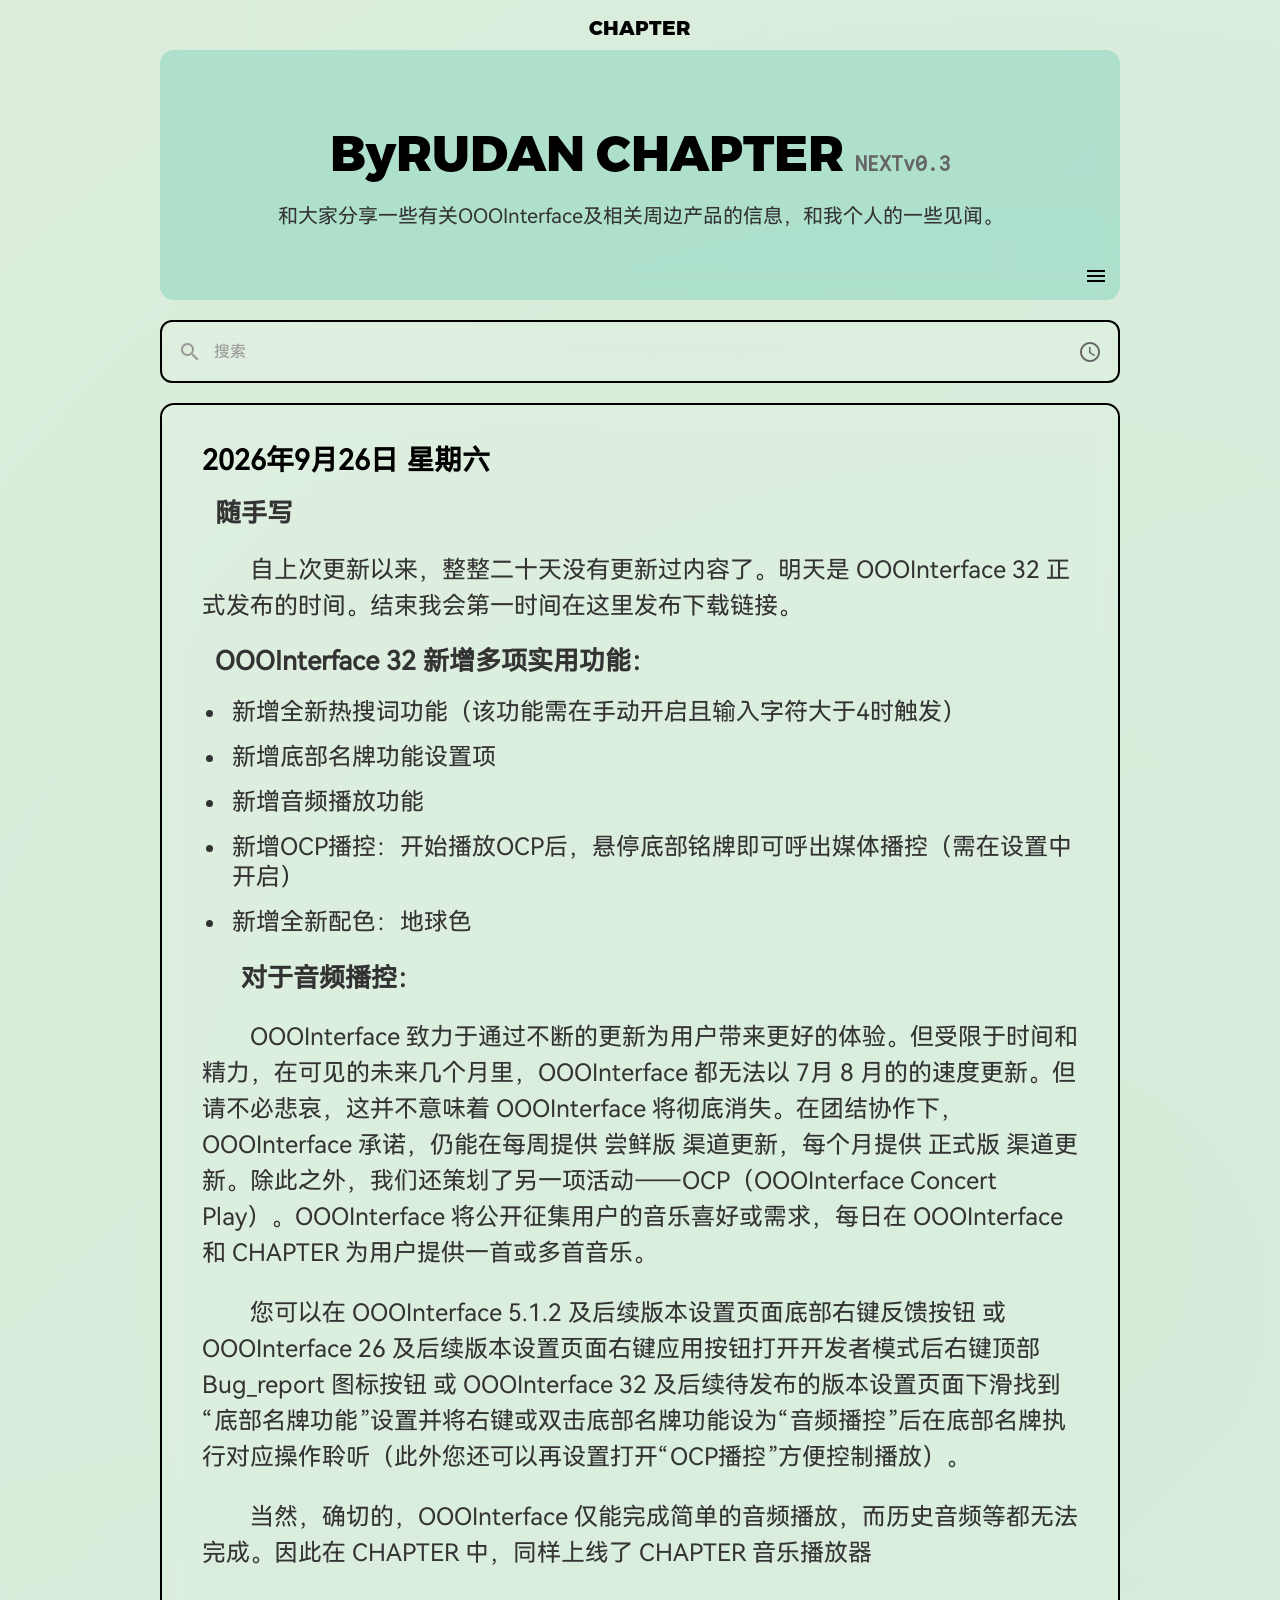
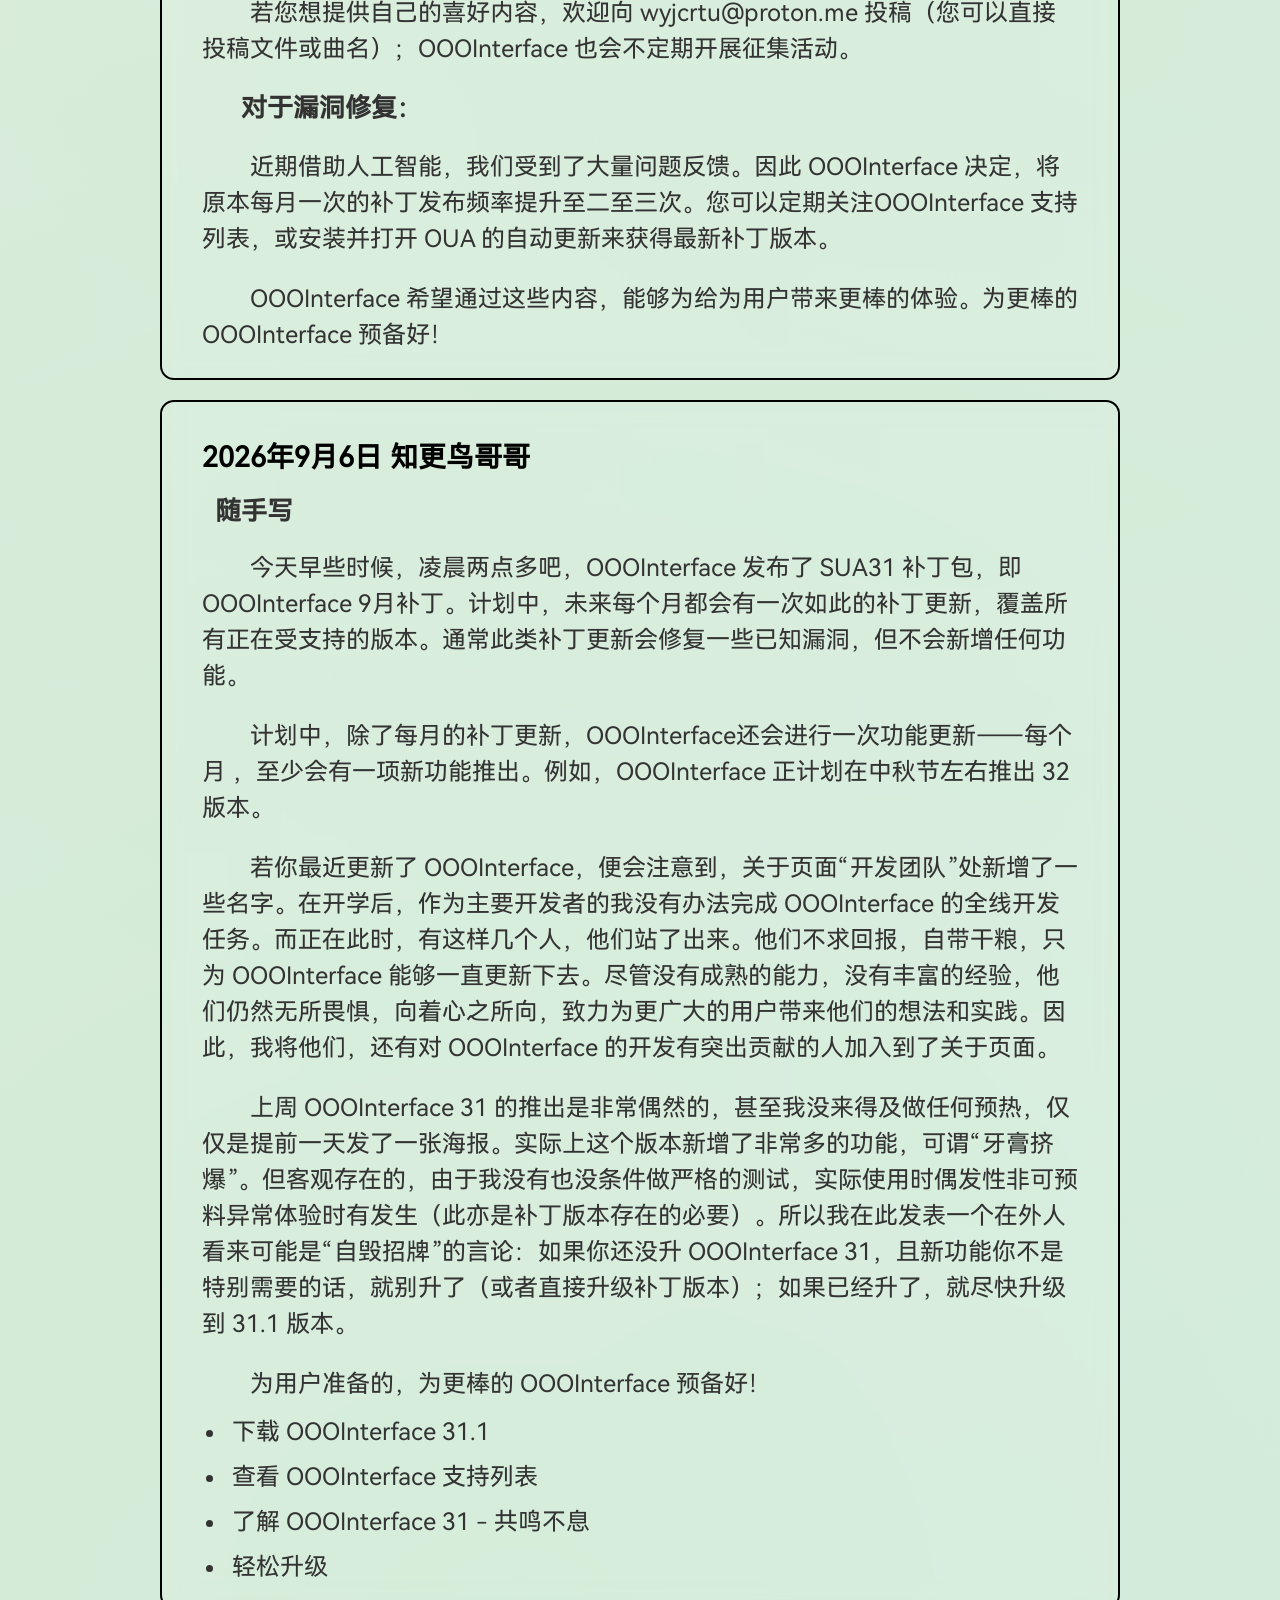
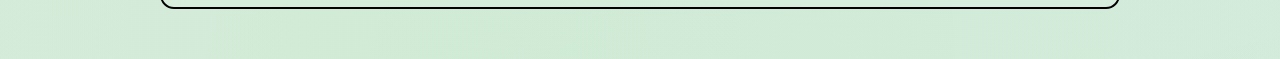
<file: index.html>
<!DOCTYPE html>
<html lang="zh-CN">
<head>
    <meta charset="UTF-8">
    <meta name="viewport" content="width=device-width, initial-scale=1.0">
    <title>CHAPTER</title>
    <script>
        window.location.replace('chapter.html');
    </script>
</head>
<body>
</body>
</html>
</file>
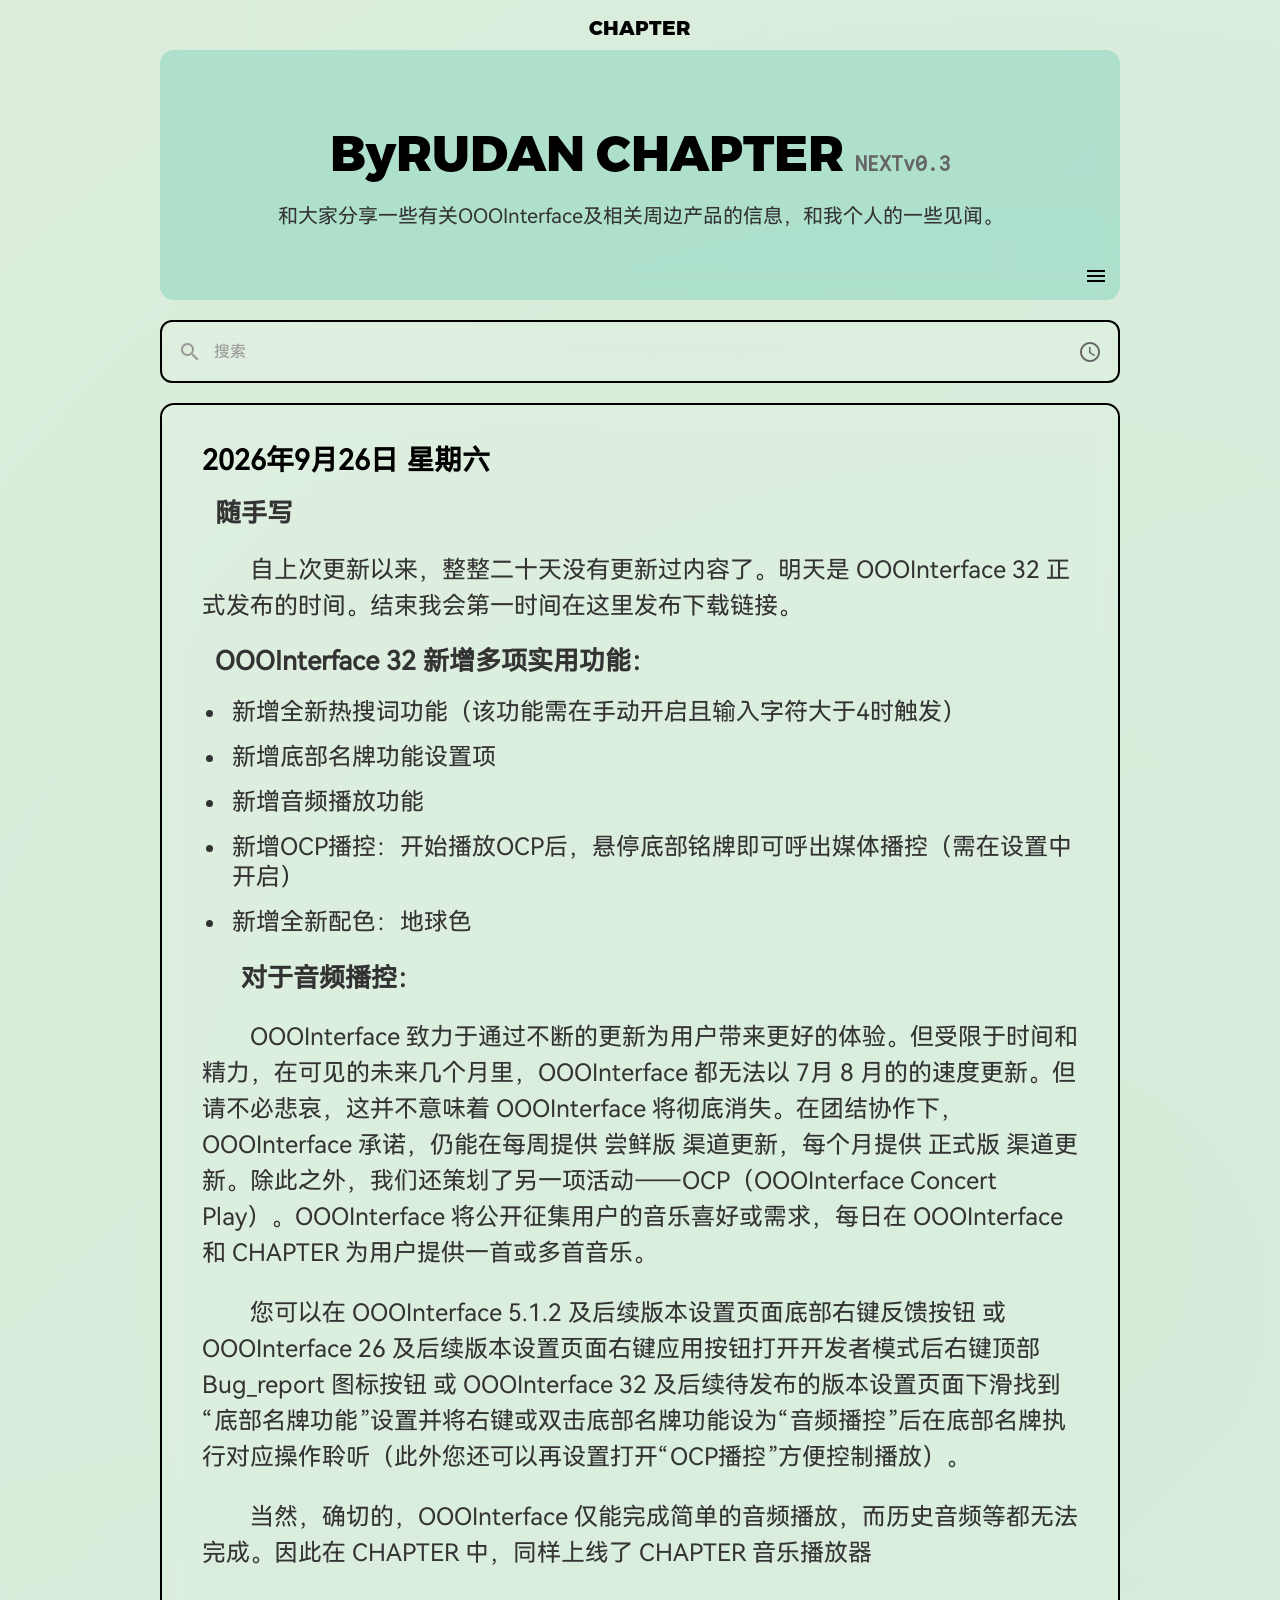
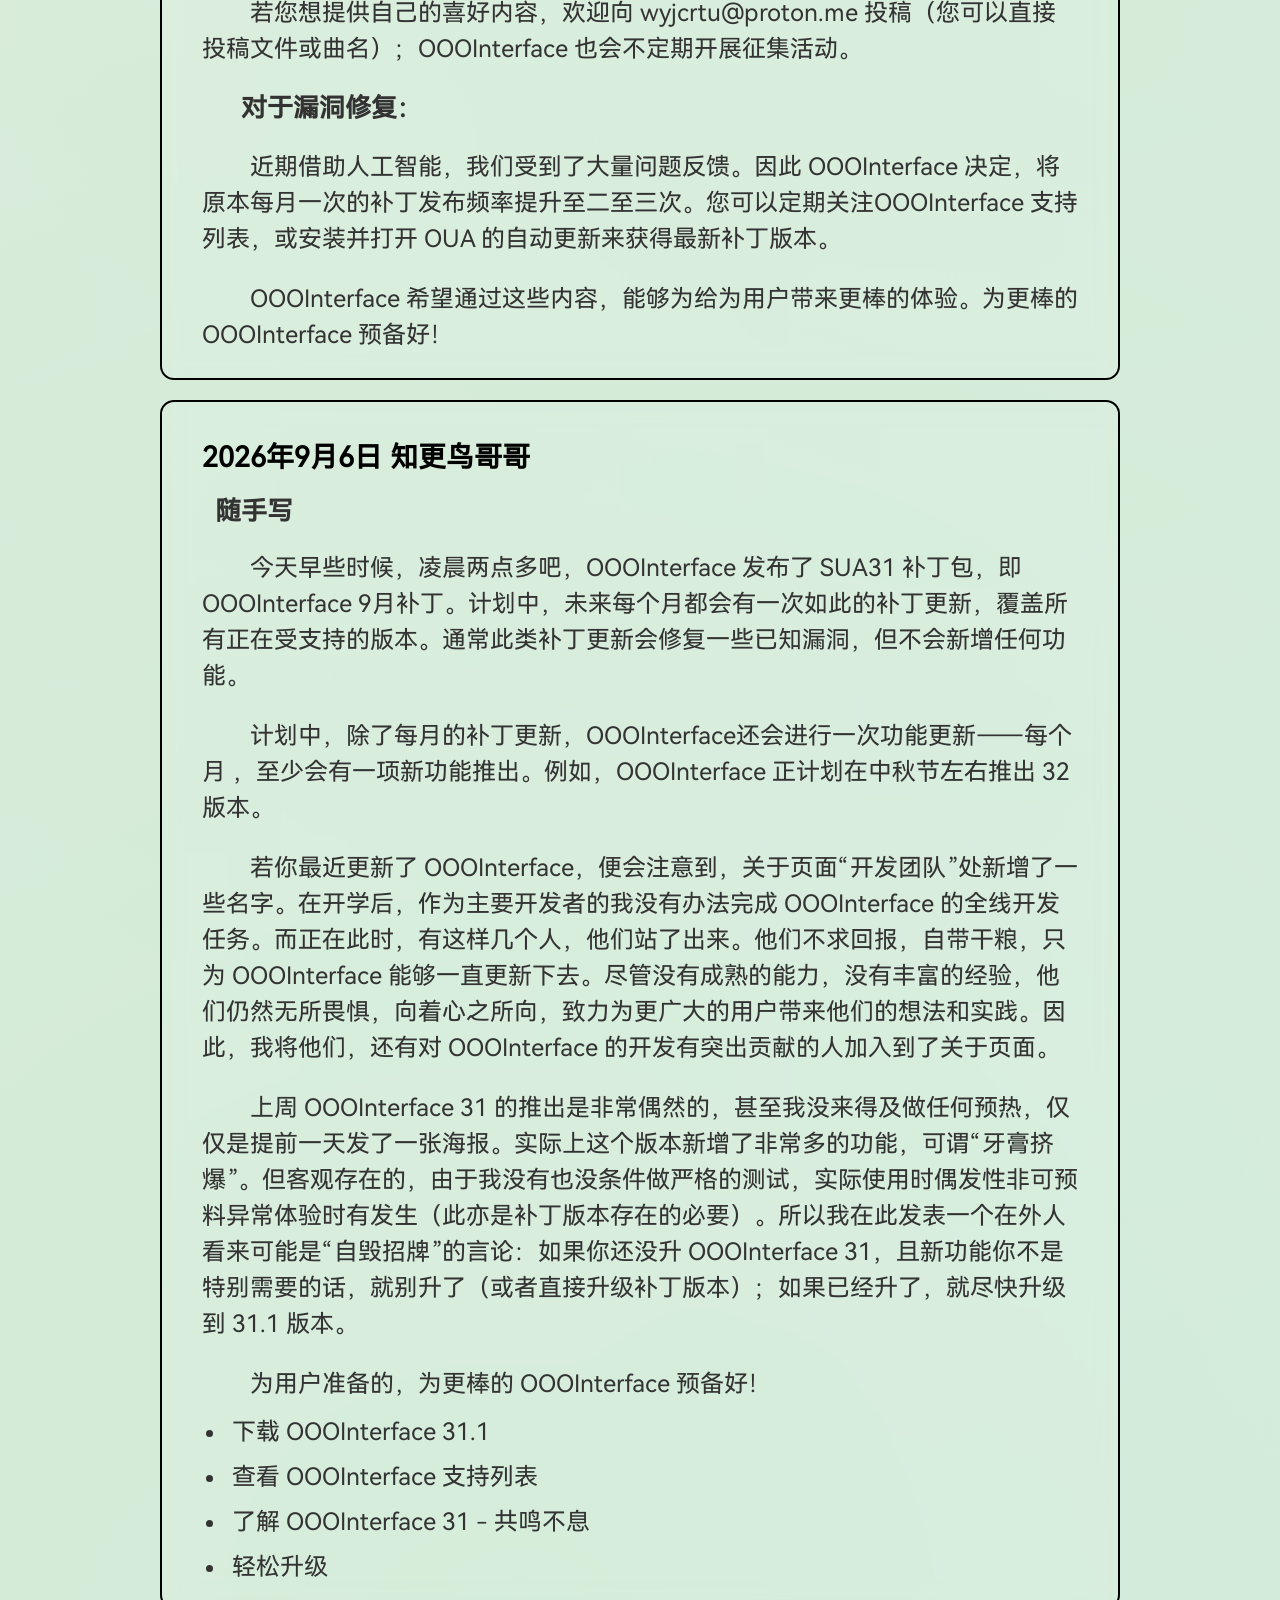
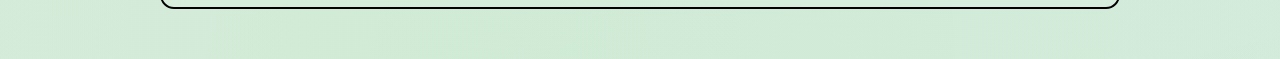
<file: chapter.html>
<!DOCTYPE html>
<html lang="zh-CN">
    <head>
        <meta charset="UTF-8">
        <meta name="viewport" content="width=device-width, initial-scale=1.0">
        <link rel="stylesheet" href="chapterNext/frame.css">
        <link href="https://fonts.googleapis.com/icon?family=Material+Icons" rel="stylesheet">
        <title>CHAPTER</title>
        <style>
            /* ---- 主题变量（支持手动深浅色） ---- */
            :root,
            [data-theme="light"] {
                --bg-primary: #f4f4f4;
                --bg-secondary: rgba(255, 255, 255, 0.115);
                --bg-card: rgba(0, 174, 144, 0.2);
                --text-primary: #000000;
                --text-secondary: #333333;
                --text-muted: #666666;
                --text-hint: #999999;
                --border-color: #000000;
                --menu-icon-color: #000000;
                --link-color: #000000;
                --link-hover: blue;
            }

            /* 自动跟随系统深色模式（无手动设置时生效） */
            @media (prefers-color-scheme: dark) {
                :root:not([data-theme]) {
                    --bg-primary: #1a1a2e;
                    --bg-secondary: rgba(255, 255, 255, 0.05);
                    --bg-card: rgba(0, 174, 144, 0.15);
                    --text-primary: #ffffff;
                    --text-secondary: #e0e0e0;
                    --text-muted: #b0b0b0;
                    --text-hint: #888888;
                    --border-color: rgba(255, 255, 255, 0.2);
                    --menu-icon-color: #ffffff;
                    --link-color: #ffffff;
                    --link-hover: #00AE00;
                }
            }

            /* 手动覆盖：用户手动切换时优先级高于系统 */
            [data-theme="dark"] {
                --bg-primary: #1a1a2e;
                --bg-secondary: rgba(255, 255, 255, 0.05);
                --bg-card: rgba(0, 174, 144, 0.15);
                --text-primary: #ffffff;
                --text-secondary: #e0e0e0;
                --text-muted: #b0b0b0;
                --text-hint: #888888;
                --border-color: rgba(255, 255, 255, 0.2);
                --menu-icon-color: #ffffff;
                --link-color: #ffffff;
                --link-hover: #00AE00;
            }

            /* ---- 字体切换 ---- */
            [data-font="serif"] {
                --font-family: 'NotoSerif', 'HMSC', serif, sans-serif;
            }

            @font-face {
                font-family: 'NotoSerif';
                src: url('font/NotoSerif.otf') format('opentype');
                font-style: normal;
                font-display: swap;
            }

            /* 菜单锚定在欢迎卡片内；底部外边距与搜索框下方间距（20px）保持一致 */
            .welc {
                position: relative;
                margin-bottom: 20px;
            }

            /* ---- SS 简洁菜单 ---- */
            .ss-menu-btn {
                position: absolute;
                bottom: 10px;
                right: 10px;
                width: 28px;
                height: 28px;
                border: none;
                background: transparent;
                cursor: pointer;
                display: flex;
                align-items: center;
                justify-content: center;
                padding: 0;
                z-index: 10000;
                transition: all 0.3s ease;
            }

            .ss-menu-btn .ss-menu-icon {
                position: absolute;
                font-size: 24px;
                color: var(--text-primary);
                transition: all 0.35s cubic-bezier(0.34, 1.56, 0.64, 1);
            }

            .ss-menu-btn .ss-menu-hamburger {
                opacity: 1;
                transform: rotate(0deg) scale(1);
            }

            .ss-menu-btn .ss-menu-close {
                opacity: 0;
                transform: rotate(90deg) scale(0.3);
            }

            .ss-menu-btn.open .ss-menu-hamburger {
                opacity: 0;
                transform: rotate(-90deg) scale(0.3);
            }

            .ss-menu-btn.open .ss-menu-close {
                opacity: 1;
                transform: rotate(0deg) scale(1);
            }

            /* ---- 弹出面板 ---- */
            .ss-menu-panel {
                position: absolute;
                bottom: 44px;
                right: 10px;
                display: flex;
                flex-direction: column;
                align-items: center;
                gap: 6px;
                opacity: 0;
                transform: translateY(16px);
                pointer-events: none;
                transition: all 0.3s cubic-bezier(0.34, 1.56, 0.64, 1);
                z-index: 9999;
            }

            .ss-menu-panel.open {
                opacity: 1;
                transform: translateY(0);
                pointer-events: auto;
            }

            /* 子按钮依次出现效果 */
            .ss-menu-panel.open .ss-menu-item:nth-child(1) {
                transition-delay: 0.05s;
            }

            .ss-menu-panel.open .ss-menu-item:nth-child(2) {
                transition-delay: 0.1s;
            }

            .ss-menu-item {
                width: 28px;
                height: 28px;
                border: none;
                background: transparent;
                cursor: pointer;
                display: flex;
                align-items: center;
                justify-content: center;
                padding: 0;
                color: var(--text-secondary);
                font-size: 24px;
                transition: all 0.25s ease;
                position: relative;
            }

            /* 让 Material Icons 继承按钮字号，与汉堡图标统一 */
            .ss-menu-item .material-icons {
                font-size: inherit;
            }

            /* 锁定状态：右上角小锁图标 */
            .ss-menu-item .lock-icon {
                display: none;
                position: absolute;
                top: -2px;
                right: -2px;
                width: 8px;
                height: 8px;
                fill: var(--menu-icon-color);
            }

            .ss-menu-item.locked .lock-icon {
                display: inline;
            }

            /* 字体按钮：Aa 图标 */
            .ss-menu-font-item {
                font-family: var(--font-family);
                font-weight: 700;
                letter-spacing: 0.5px;
                font-size: 14px;
            }

            /* ---- 搜索框 ---- */
            .search {
                width: 75%;
                margin: 0 auto 30px;
            }

            .search-box {
                display: flex;
                align-items: center;
                background: var(--bg-secondary);
                border: 2px solid var(--border-color);
                backdrop-filter: blur(10px);
                border-radius: 12px;
                padding: 8px;
                animation: kuangjia 0.6s ease-out 1;
                transition: border-color 0.3s ease;
                gap: 12px;
                overflow: hidden;
            }

            .search-icon {
                display: flex;
                align-items: center;
                justify-content: center;
                padding: 8px;
                border-radius: 8px;
                font-size: 24px;
                color: var(--text-hint);
                user-select: none;
            }

            .search-box:focus-within {
                border-color: var(--text-primary);
            }

            .search-input {
                flex: 1;
                margin-left: -12px;
                border: none;
                outline: none;
                background: transparent;
                font-family: var(--font-family);
                font-size: 16px;
                color: var(--text-primary);
                padding: 12px 4px;
            }

            .search-input::placeholder {
                color: var(--text-hint);
            }

            .search-time-btn {
                background: transparent;
                border: none;
                cursor: pointer;
                padding: 8px;
                border-radius: 8px;
                display: flex;
                align-items: center;
                justify-content: center;
                color: var(--text-muted);
                transition: all 0.2s ease;
            }

            .search-time-btn:hover {
                background: rgba(0, 174, 144, 0.12);
                color: var(--text-primary);
            }

            .search-time-btn.active {
                color: var(--text-primary);
                background: rgba(0, 174, 144, 0.35);
                box-shadow: inset 0 0 0 1.5px rgba(0, 174, 144, 0.5);
            }

            .search-clear-btn {
                background: none;
                border: none;
                cursor: pointer;
                padding: 0;
                margin-right: -12px;
                line-height: 1;
                display: none;
                align-items: center;
                justify-content: center;
                color: var(--text-hint);
                transition: color 0.2s ease;
            }

            .search-clear-btn .material-icons {
                font-size: 16px;
            }

            .search-clear-btn:hover {
                color: var(--text-primary);
            }

            .search-clear-btn.visible {
                display: flex;
            }

            .no-result {
                text-align: center;
                font-family: var(--font-family);
                font-size: 18px;
                color: var(--text-muted);
                padding: 40px;
                display: none;
            }

            .no-result.show {
                display: block;
            }

            /* ---- 高亮样式 ---- */
            mark {
                background: rgba(0, 174, 144, 0.35);
                color: inherit;
                border-radius: 3px;
                padding: 0 2px;
            }

            .zhengwen h1.highlight {
                background: rgba(0, 174, 144, 0.25);
                border-radius: 8px;
                padding: 4px 12px;
            }

            @media (max-width: 768px) {
                /* 卡片改为内容自适应高度 + 底部预留菜单条，避免文字被固定高度挤出、图标压住文字 */
                .welc {
                    height: auto;
                    box-sizing: border-box; /* 让 90% 宽度包含左右内边距，与搜索框同宽 */
                    padding: 36px 16px 48px;
                }

                .ss-menu-btn {
                    width: 24px;
                    height: 24px;
                }

                .ss-menu-btn .ss-menu-icon {
                    font-size: 22px;
                }

                /* 移动端菜单改为横向工具条，整体落在卡片底部预留区内 */
                .ss-menu-panel {
                    flex-direction: row;
                    align-items: center;
                    bottom: 10px;
                    right: 44px;
                    gap: 6px;
                    transform: translateX(16px);
                }

                .ss-menu-panel.open {
                    transform: translateX(0);
                }

                .ss-menu-item {
                    width: 24px;
                    height: 24px;
                    font-size: 22px;
                }

                .ss-menu-font-item {
                    font-size: 12px;
                }

                .search {
                    width: 90%;
                }
            }

            @media (max-width: 480px) {
                /* 与欢迎卡片、正文容器保持一致（90%） */
                .search {
                    width: 90%;
                }

                .search-input {
                    font-size: 14px;
                }
            }

            @media (max-width: 400px) {
                .search-box {
                    padding: 6px;
                    gap: 6px;
                }

                .search-icon {
                    padding: 4px;
                    font-size: 20px;
                }

                .search-time-btn {
                    padding: 4px;
                }

                .search-clear-btn .material-icons {
                    font-size: 14px;
                }

                .search-input {
                    margin-left: -6px;
                    padding: 8px 2px;
                }

                .search-clear-btn {
                    margin-right: -6px;
                }
            }

            @media (max-width: 300px) {
                .search-box {
                    padding: 4px;
                    gap: 4px;
                }

                .search-icon {
                    padding: 2px;
                    font-size: 16px;
                }

                .search-time-btn {
                    padding: 2px;
                    font-size: 16px;
                }

                .search-clear-btn .material-icons {
                    font-size: 12px;
                }

                .search-input {
                    margin-left: -4px;
                    padding: 6px 1px;
                    font-size: 12px;
                }

                .search-clear-btn {
                    margin-right: -4px;
                }
            }
        </style>
    </head>
    <body>
        <div class="decoration">CHAPTER</div>
        <div class="welc">
            <div class="ultra">ByRUDAN CHAPTER <span class="version" style="font-family: 'code';">NEXTv0.3</span></div>
            <div class="pro">和大家分享一些有关OOOInterface及相关周边产品的信息，和我个人的一些见闻。</div>
            <!-- SS 简洁菜单 -->
            <div class="ss-menu-btn" id="ssMenuBtn">
                <span class="material-icons ss-menu-icon ss-menu-hamburger">menu</span>
                <span class="material-icons ss-menu-icon ss-menu-close">close</span>
            </div>
            <div class="ss-menu-panel" id="ssMenuPanel">
                <button class="ss-menu-item" id="ssThemeItem"></button>
                <button class="ss-menu-item ss-menu-font-item" id="ssFontItem">Aa</button>
            </div>
        </div>
        <div class="search">
            <div class="search-box">
                <span class="material-icons search-icon">search</span>
                <input type="text" class="search-input" placeholder="搜索" id="searchInput">
                <button class="search-clear-btn" id="searchClearBtn" title="清除">
                    <span class="material-icons">close</span>
                </button>
                <button class="search-time-btn" id="searchTimeBtn" title="仅搜索日期">
                    <span class="material-icons">schedule</span>
                </button>
            </div>
            <div class="no-result" id="noResult">无匹配结果</div>
        </div>
        <div class="zhengwen-container">
            <div class="zhengwen">
                <h1>2026年9月26日 星期六</h1>
                <h2>随手写</h2>
                <p>自上次更新以来，整整二十天没有更新过内容了。明天是 OOOInterface 32 正式发布的时间。结束我会第一时间在这里发布下载链接。</p>
                <h2>OOOInterface 32 新增多项实用功能：</h2>
                <ul>
                    <li>新增全新热搜词功能（该功能需在手动开启且输入字符大于4时触发）</li>
                    <li>新增底部名牌功能设置项</li>
                    <li>新增音频播放功能</li>
                    <li>新增OCP播控：开始播放OCP后，悬停底部铭牌即可呼出媒体播控（需在设置中开启）</li>
                    <li>新增全新配色：地球色</li>
                </ul>
                <h3>对于音频播控：</h3>
                <p>OOOInterface 致力于通过不断的更新为用户带来更好的体验。但受限于时间和精力，在可见的未来几个月里，OOOInterface 都无法以 7月 8 月的的速度更新。但请不必悲哀，这并不意味着 OOOInterface 将彻底消失。在团结协作下，OOOInterface 承诺，仍能在每周提供 尝鲜版 渠道更新，每个月提供 正式版 渠道更新。除此之外，我们还策划了另一项活动——OCP（OOOInterface Concert Play）。OOOInterface 将公开征集用户的音乐喜好或需求，每日在 OOOInterface 和 CHAPTER 为用户提供一首或多首音乐。</p>
                <p>您可以在 OOOInterface 5.1.2 及后续版本设置页面底部右键反馈按钮 或 OOOInterface 26 及后续版本设置页面右键应用按钮打开开发者模式后右键顶部 Bug_report 图标按钮 或 OOOInterface 32 及后续待发布的版本设置页面下滑找到“底部名牌功能”设置并将右键或双击底部名牌功能设为“音频播控”后在底部名牌执行对应操作聆听（此外您还可以再设置打开“OCP播控”方便控制播放）。</p>
                <p>当然，确切的，OOOInterface 仅能完成简单的音频播放，而历史音频等都无法完成。因此在 CHAPTER 中，同样上线了 <a href="https://rudan177.github.io/CHAPTER/player.html">CHAPTER 音乐播放器</a></p>
                <p>若您想提供自己的喜好内容，欢迎向 wyjcrtu@proton.me 投稿（您可以直接投稿文件或曲名）；OOOInterface 也会不定期开展征集活动。</p>
                <h3>对于漏洞修复：</h3>
                <p>近期借助人工智能，我们受到了大量问题反馈。因此 OOOInterface 决定，将原本每月一次的补丁发布频率提升至二至三次。您可以定期关注<a href="https://ooointerface.byrudan.workers.dev/Interface/bd">OOOInterface 支持列表</a>，或安装并打开 OUA 的自动更新来获得最新补丁版本。</p>
                <p>OOOInterface 希望通过这些内容，能够为给为用户带来更棒的体验。为更棒的 OOOInterface 预备好！</p>
            </div>
            <div class="zhengwen">
                <h1>2026年9月6日 知更鸟哥哥</h1>
                <h2>随手写</h2>
                <p>今天早些时候，凌晨两点多吧，OOOInterface 发布了 SUA31 补丁包，即 OOOInterface 9月补丁。计划中，未来每个月都会有一次如此的补丁更新，覆盖所有正在受支持的版本。通常此类补丁更新会修复一些已知漏洞，但不会新增任何功能。</p>
                <p>计划中，除了每月的补丁更新，OOOInterface还会进行一次功能更新——每个月 ，至少会有一项新功能推出。例如，OOOInterface 正计划在中秋节左右推出 32 版本。</p>
                <p>若你最近更新了 OOOInterface，便会注意到，关于页面“开发团队”处新增了一些名字。在开学后，作为主要开发者的我没有办法完成 OOOInterface 的全线开发任务。而正在此时，有这样几个人，他们站了出来。他们不求回报，自带干粮，只为 OOOInterface 能够一直更新下去。尽管没有成熟的能力，没有丰富的经验，他们仍然无所畏惧，向着心之所向，致力为更广大的用户带来他们的想法和实践。因此，我将他们，还有对 OOOInterface 的开发有突出贡献的人加入到了关于页面。</p>
                <p>上周 OOOInterface 31 的推出是非常偶然的，甚至我没来得及做任何预热，仅仅是提前一天发了一张海报。实际上这个版本新增了非常多的功能，可谓“牙膏挤爆”。但客观存在的，由于我没有也没条件做严格的测试，实际使用时偶发性非可预料异常体验时有发生（此亦是补丁版本存在的必要）。所以我在此发表一个在外人看来可能是“自毁招牌”的言论：如果你还没升 OOOInterface 31，且新功能你不是特别需要的话，就别升了（或者直接升级补丁版本）；如果已经升了，就尽快升级到 31.1 版本。</p>
                <p>为用户准备的，为更棒的 OOOInterface 预备好！</p>
                <ul>
                    <li><a href="https://ooointerface.byrudan.workers.dev/Interface/31/31">下载 OOOInterface 31.1</a></li>
                    <li><a href="https://ooointerface.byrudan.workers.dev/Interface/bd">查看 OOOInterface 支持列表</a></li>
                    <li><a href="https://ooointerface.byrudan.workers.dev/Interface/311/311">了解 OOOInterface 31 - 共鸣不息</a></li>
                    <li><a href="https://ooointerface.byrudan.workers.dev/OUA/PB">轻松升级</a></li>
                </ul>
            </div>
        </div>
        <script>
            // ---- SS 简洁菜单：深浅色 + 字体切换 ----
            document.addEventListener('DOMContentLoaded', function () {
                'use strict';

                var menuBtn = document.getElementById('ssMenuBtn');
                var menuPanel = document.getElementById('ssMenuPanel');
                var themeItem = document.getElementById('ssThemeItem');
                var fontItem = document.getElementById('ssFontItem');
                var html = document.documentElement;
                var isOpen = false;
                var LOCK_KEY = 'ss_theme_lock';
                var FONT_KEY = 'font';

                if (!menuBtn || !menuPanel || !themeItem || !fontItem) return;

                // 更新主题图标（检测实际视觉主题）
                function updateThemeIcon() {
                    var theme = html.getAttribute('data-theme');
                    if (!theme) {
                        // 系统跟随模式 → 读取系统偏好
                        theme = window.matchMedia('(prefers-color-scheme: dark)').matches ? 'dark' : 'light';
                    }
                    var isDark = theme === 'dark';
                    themeItem.innerHTML = (isDark
                        ? '<span class="material-icons">light_mode</span>'
                        : '<span class="material-icons">dark_mode</span>')
                        + '<svg class="lock-icon" xmlns="http://www.w3.org/2000/svg" viewBox="0 -960 960 960" width="20" height="20" fill="currentColor"><path d="M240-80q-33 0-56.5-23.5T160-160v-400q0-33 23.5-56.5T240-640h40v-80q0-83 58.5-141.5T480-920q83 0 141.5 58.5T680-720v80h40q33 0 56.5 23.5T800-560v400q0 33-23.5 56.5T720-80H240Zm0-80h480v-400H240v400Zm240-120q33 0 56.5-23.5T560-360q0-33-23.5-56.5T480-440q-33 0-56.5 23.5T400-360q0 33 23.5 56.5T480-280ZM360-640h240v-80q0-50-35-85t-85-35q-50 0-85 35t-35 85v80ZM240-160v-400 400Z" /></svg>';
                }

                // 更新锁定状态
                function updateLockState() {
                    var locked = localStorage.getItem(LOCK_KEY);
                    themeItem.classList.toggle('locked', !!locked);
                }

                // 应用主题（不保存到 localStorage）
                function setTheme(theme) {
                    html.setAttribute('data-theme', theme);
                }

                // 切换到系统跟随（清除 data-theme，让 @media 接管）
                function followSystem() {
                    html.removeAttribute('data-theme');
                }

                // 应用字体
                function applyFont(font) {
                    if (font === 'serif') {
                        html.setAttribute('data-font', 'serif');
                    } else {
                        html.removeAttribute('data-font');
                    }
                }

                // 切换字体并保存
                function toggleFont() {
                    var next = html.getAttribute('data-font') === 'serif' ? 'hmsc' : 'serif';
                    applyFont(next);
                    localStorage.setItem(FONT_KEY, next);
                }

                // 初始化
                function initTheme() {
                    var locked = localStorage.getItem(LOCK_KEY);
                    if (locked) {
                        // 锁定状态：恢复锁定的主题
                        setTheme(locked);
                    } else {
                        // 未锁定：跟随系统
                        followSystem();
                    }
                    updateThemeIcon();
                    updateLockState();
                }

                // 切换菜单
                function toggleMenu(open) {
                    isOpen = open !== undefined ? open : !isOpen;
                    menuBtn.classList.toggle('open', isOpen);
                    menuPanel.classList.toggle('open', isOpen);
                }

                // 关闭菜单（点击外部）
                function closeMenu(e) {
                    if (!isOpen) return;
                    if (menuBtn.contains(e.target) || menuPanel.contains(e.target)) return;
                    toggleMenu(false);
                }

                // ---- 事件绑定 ----

                menuBtn.addEventListener('click', function (e) {
                    e.stopPropagation();
                    toggleMenu();
                });

                // 主题切换（左键：临时切换，不保存）
                themeItem.addEventListener('click', function (e) {
                    e.stopPropagation();
                    var current = html.getAttribute('data-theme');
                    if (!current) {
                        // 系统跟随状态 → 检测当前系统主题
                        var systemDark = window.matchMedia('(prefers-color-scheme: dark)').matches;
                        setTheme(systemDark ? 'light' : 'dark');
                    } else {
                        var next = current === 'dark' ? 'light' : 'dark';
                        setTheme(next);
                    }
                    // 解锁（切换即解除锁定）
                    localStorage.removeItem(LOCK_KEY);
                    updateThemeIcon();
                    updateLockState();
                    setTimeout(function () { toggleMenu(false); }, 200);
                });

                // 主题锁定（右键：锁定当前主题到 localStorage）
                themeItem.addEventListener('contextmenu', function (e) {
                    e.preventDefault();
                    e.stopPropagation();
                    var locked = localStorage.getItem(LOCK_KEY);
                    if (locked) {
                        // 已锁定 → 解锁
                        localStorage.removeItem(LOCK_KEY);
                        followSystem();
                    } else {
                        // 未锁定 → 锁定当前主题
                        var current = html.getAttribute('data-theme');
                        if (!current) {
                            // 系统跟随中 → 检测系统主题并锁定
                            current = window.matchMedia('(prefers-color-scheme: dark)').matches ? 'dark' : 'light';
                            setTheme(current);
                        }
                        localStorage.setItem(LOCK_KEY, current);
                    }
                    updateThemeIcon();
                    updateLockState();
                    // 不关闭菜单，让用户看到锁定反馈
                });

                // 字体切换
                fontItem.addEventListener('click', function (e) {
                    e.stopPropagation();
                    toggleFont();
                    setTimeout(function () { toggleMenu(false); }, 200);
                });

                // 点击页面其它区域关闭
                document.addEventListener('click', closeMenu);

                // 监听系统深色模式变化（未锁定时自动跟随）
                var mql = window.matchMedia('(prefers-color-scheme: dark)');
                mql.addEventListener('change', function () {
                    if (!localStorage.getItem(LOCK_KEY)) {
                        followSystem();
                        updateThemeIcon();
                    }
                });

                // 监听主题变化同步图标
                var themeObserver = new MutationObserver(function () {
                    updateThemeIcon();
                });
                themeObserver.observe(html, { attributes: true, attributeFilter: ['data-theme'] });

                // 启动
                initTheme();
                if (localStorage.getItem(FONT_KEY) === 'serif') applyFont('serif');
            });

            // ---- 搜索框 ----
            document.addEventListener('DOMContentLoaded', function () {
                'use strict';

                var searchInput = document.getElementById('searchInput');
                var searchTimeBtn = document.getElementById('searchTimeBtn');
                var searchClearBtn = document.getElementById('searchClearBtn');
                var noResult = document.getElementById('noResult');
                var timeOnlyMode = false;
                var originalHTMLMap = new WeakMap();

                if (!searchInput || !searchTimeBtn || !searchClearBtn || !noResult) return;

                // 转义正则特殊字符
                function escapeRegExp(str) {
                    return str.replace(/[.*+?^${}()|[\]\\]/g, '\\$&');
                }

                // 保存文章原始 HTML（仅一次）
                function saveOriginal(article) {
                    if (!originalHTMLMap.has(article)) {
                        originalHTMLMap.set(article, article.innerHTML);
                    }
                }

                // 恢复单篇文章
                function restoreArticle(article) {
                    var original = originalHTMLMap.get(article);
                    if (original !== undefined) {
                        article.innerHTML = original;
                    }
                }

                // 恢复全部文章
                function restoreAll() {
                    document.querySelectorAll('.zhengwen-container .zhengwen').forEach(restoreArticle);
                }

                // 获取元素文本（可选排除特定选择器内的内容）
                function getTextExcluding(element, excludeSelector) {
                    if (!excludeSelector) return element.textContent;
                    var walker = document.createTreeWalker(element, NodeFilter.SHOW_TEXT, {
                        acceptNode: function (node) {
                            return node.parentElement && node.parentElement.closest(excludeSelector)
                                ? NodeFilter.FILTER_REJECT
                                : NodeFilter.FILTER_ACCEPT;
                        }
                    });
                    var text = '';
                    while (walker.nextNode()) {
                        text += walker.currentNode.textContent;
                    }
                    return text;
                }

                // 在元素内高亮所有匹配文本（可选排除特定选择器内的文本节点）
                function highlightTextInElement(element, query, excludeSelector) {
                    if (!query) return;
                    var escaped = escapeRegExp(query);
                    var regex = new RegExp(escaped, 'gi');

                    var acceptFilter = excludeSelector
                        ? function (node) {
                            return node.parentElement && node.parentElement.closest(excludeSelector)
                                ? NodeFilter.FILTER_REJECT
                                : NodeFilter.FILTER_ACCEPT;
                        }
                        : null;

                    var treeWalker = document.createTreeWalker(
                        element,
                        NodeFilter.SHOW_TEXT,
                        acceptFilter ? { acceptNode: acceptFilter } : null,
                        false
                    );
                    var textNodes = [];
                    while (treeWalker.nextNode()) {
                        textNodes.push(treeWalker.currentNode);
                    }

                    textNodes.forEach(function (node) {
                        if (node.parentNode === null) return;
                        var text = node.textContent;
                        regex.lastIndex = 0;
                        if (!regex.test(text)) return;

                        var fragment = document.createDocumentFragment();
                        var lastIndex = 0;
                        regex.lastIndex = 0;
                        var match;
                        while ((match = regex.exec(text)) !== null) {
                            var before = text.substring(lastIndex, match.index);
                            if (before) fragment.appendChild(document.createTextNode(before));
                            var mark = document.createElement('mark');
                            mark.textContent = match[0];
                            fragment.appendChild(mark);
                            lastIndex = regex.lastIndex;
                        }
                        var remaining = text.substring(lastIndex);
                        if (remaining) fragment.appendChild(document.createTextNode(remaining));
                        node.parentNode.replaceChild(fragment, node);
                    });
                }

                // 主搜索函数
                function performSearch() {
                    var query = searchInput.value.trim().toLowerCase();
                    var articles = document.querySelectorAll('.zhengwen-container .zhengwen');
                    var hasVisible = false;

                    // 先恢复所有文章原始内容（清除之前的高亮）
                    restoreAll();

                    // 控制清除按钮显隐
                    if (searchInput.value.trim()) {
                        searchClearBtn.classList.add('visible');
                    } else {
                        searchClearBtn.classList.remove('visible');
                    }

                    if (!query) {
                        articles.forEach(function (a) { a.style.display = ''; });
                        noResult.classList.remove('show');
                        return;
                    }

                    articles.forEach(function (article) {
                        var shouldShow = false;

                        if (timeOnlyMode) {
                            // 仅搜索日期模式：匹配则整行 h1 高亮
                            var h1 = article.querySelector('h1');
                            if (h1) {
                                var h1Text = h1.textContent.toLowerCase();
                                if (h1Text.indexOf(query) !== -1) {
                                    shouldShow = true;
                                    h1.classList.add('highlight');
                                }
                            }
                        } else {
                            // 全文搜索模式：匹配文字高亮（排除 h1）
                            var allText = getTextExcluding(article, 'h1').toLowerCase();
                            if (allText.indexOf(query) !== -1) {
                                shouldShow = true;
                                highlightTextInElement(article, query, 'h1');
                            }
                        }

                        article.style.display = shouldShow ? '' : 'none';
                        if (shouldShow) hasVisible = true;
                    });

                    noResult.classList.toggle('show', !hasVisible);
                }

                // ---- 事件绑定 ----

                searchTimeBtn.addEventListener('click', function () {
                    timeOnlyMode = !timeOnlyMode;
                    this.classList.toggle('active');
                    performSearch();
                });

                searchClearBtn.addEventListener('click', function () {
                    searchInput.value = '';
                    searchInput.focus();
                    performSearch();
                });

                searchInput.addEventListener('input', performSearch);

                // 保存页面上已有的文章原始 HTML
                document.querySelectorAll('.zhengwen-container .zhengwen').forEach(saveOriginal);
            });
        </script>
    </body>
</html>
</file>
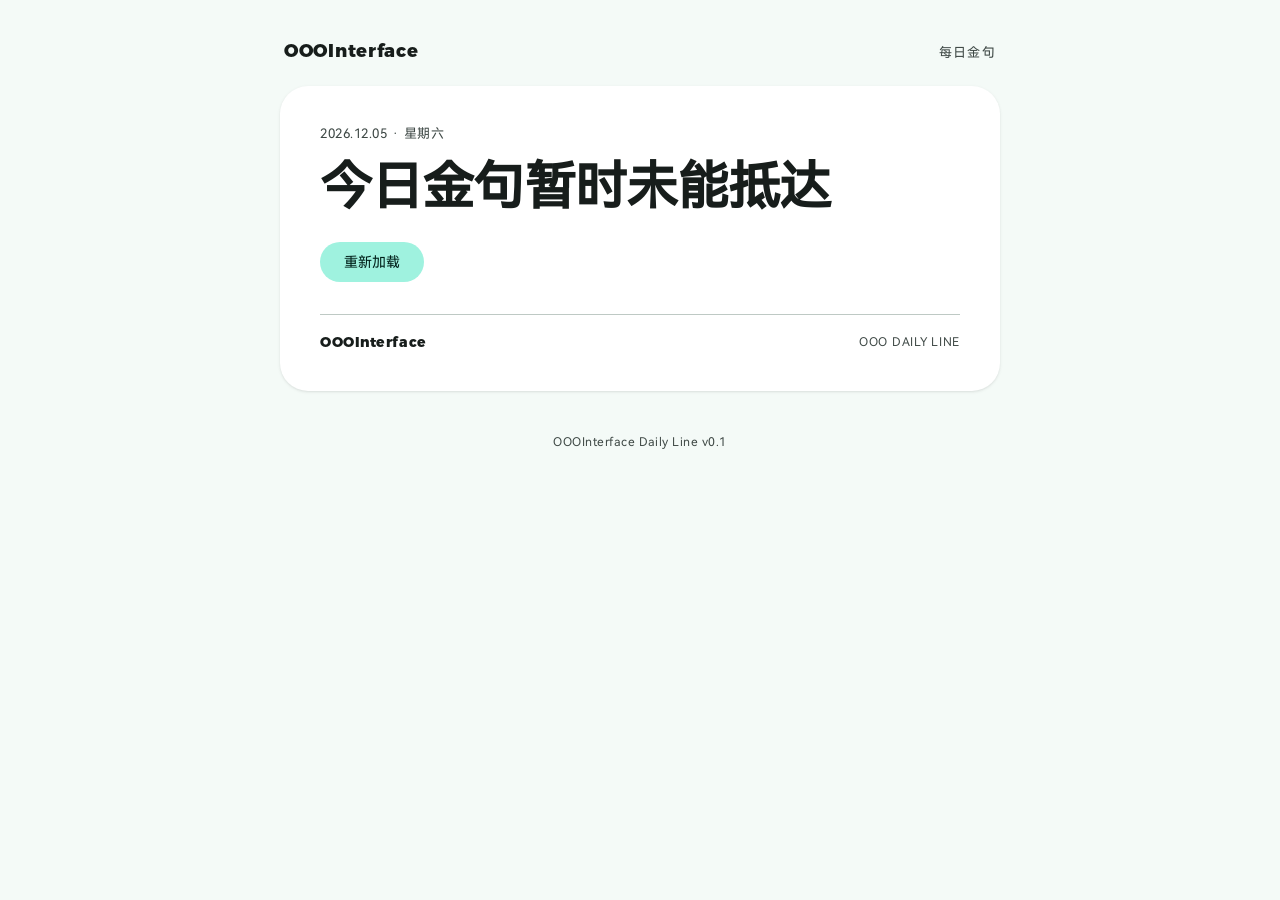
<file: line.html>
<!DOCTYPE html>
<html lang="zh-CN">
<head>
    <meta charset="UTF-8">
    <meta name="viewport" content="width=device-width, initial-scale=1.0">
    <title>每日金句 · OOOInterface</title>
    <style>
        @font-face {
            font-family: 'RUDAN';
            src: url('font/RUDAN.otf') format('opentype');
            font-style: normal;
            font-display: swap;
        }

        @font-face {
            font-family: 'HMSC';
            src: url('font/HarmonyOS_SansSC.ttf') format('truetype');
            font-style: normal;
            font-display: swap;
        }

        :root {
            color-scheme: light dark;
            --primary: #006b5b;
            --on-primary: #ffffff;
            --primary-container: #9ff2df;
            --on-primary-container: #00201a;
            --surface: #f4faf7;
            --on-surface: #171d1b;
            --on-surface-variant: #3f4946;
            --card: #ffffff;
            --outline: #6f7975;
            --outline-variant: #bec9c4;
            --shadow-1: 0 1px 2px rgba(0, 0, 0, 0.06), 0 1px 3px 1px rgba(0, 0, 0, 0.04);
            --ease: cubic-bezier(0.2, 0, 0, 1);
        }

        @media (prefers-color-scheme: dark) {
            :root {
                --primary: #57dbc4;
                --on-primary: #00382e;
                --primary-container: #005144;
                --on-primary-container: #76f8de;
                --surface: #0e1513;
                --on-surface: #dde4e0;
                --on-surface-variant: #bfc9c4;
                --card: #171d1b;
                --outline: #89938f;
                --outline-variant: #3f4946;
                --shadow-1: 0 1px 2px rgba(0, 0, 0, 0.3);
            }
        }

        * {
            box-sizing: border-box;
        }

        html {
            scrollbar-width: none;
            -ms-overflow-style: none;
        }

        ::-webkit-scrollbar {
            width: 0;
            height: 0;
        }

        body {
            margin: 0;
            min-height: 100dvh;
            padding: clamp(24px, 4vw, 40px) 20px 32px;
            display: flex;
            flex-direction: column;
            align-items: center;
            font-family: 'HMSC', system-ui, -apple-system, sans-serif;
            background: var(--surface);
            color: var(--on-surface);
        }

        .top-bar {
            width: min(720px, 100%);
            display: flex;
            align-items: baseline;
            justify-content: space-between;
            gap: 16px;
            padding: 0 4px;
            margin-bottom: 24px;
        }

        .wordmark {
            font-family: 'RUDAN', 'HMSC', sans-serif;
            font-size: 18px;
            letter-spacing: 0.04em;
            color: var(--on-surface);
        }

        .top-label {
            font-size: 13px;
            font-weight: 500;
            letter-spacing: 0.1em;
            color: var(--on-surface-variant);
        }

        .page {
            width: min(720px, 100%);
            display: flex;
            flex-direction: column;
            gap: 32px;
        }

        .line-card {
            padding: clamp(24px, 4vw, 40px);
            border-radius: 28px;
            background: var(--card);
            box-shadow: var(--shadow-1);
            animation: fade-in 0.3s var(--ease) both;
        }

        .line-media {
            display: none;
            margin: 0 0 28px;
            border-radius: 20px;
            overflow: hidden;
        }

        .line-media.show {
            display: block;
        }

        .line-media img {
            display: block;
            width: 100%;
            max-height: 40vh;
            object-fit: contain;
        }

        .line-date {
            display: block;
            margin-bottom: 16px;
            font-size: 13px;
            font-weight: 500;
            letter-spacing: 0.04em;
            color: var(--on-surface-variant);
            font-variant-numeric: tabular-nums;
        }

        .line-quote {
            margin: 0;
            font-family: 'HMSC', system-ui, -apple-system, sans-serif;
            font-size: clamp(30px, 5.6vw, 52px);
            font-weight: 600;
            line-height: 1.18;
            letter-spacing: -0.02em;
            color: var(--on-surface);
            text-wrap: balance;
            word-break: break-word;
        }

        .line-quote.is-loading {
            font-size: 16px;
            font-weight: 400;
            line-height: 1.6;
            letter-spacing: 0;
            color: var(--on-surface-variant);
        }

        .retry {
            height: 40px;
            margin-top: 24px;
            padding: 0 24px;
            border: none;
            border-radius: 20px;
            background: var(--primary-container);
            color: var(--on-primary-container);
            font-family: 'HMSC', system-ui, sans-serif;
            font-size: 14px;
            font-weight: 500;
            cursor: pointer;
            transition: opacity 0.2s var(--ease);
        }

        .retry:hover {
            opacity: 0.85;
        }

        .retry[hidden] {
            display: none;
        }

        .line-foot {
            display: flex;
            align-items: center;
            justify-content: space-between;
            gap: 12px;
            margin-top: 32px;
            padding-top: 18px;
            border-top: 1px solid var(--outline-variant);
            font-size: 12px;
            letter-spacing: 0.06em;
            color: var(--on-surface-variant);
        }

        .line-foot .brand {
            font-family: 'RUDAN', 'HMSC', sans-serif;
            font-size: 14px;
            letter-spacing: 0.04em;
            color: var(--on-surface);
        }

        .history[hidden] {
            display: none;
        }

        .history-head {
            display: flex;
            align-items: baseline;
            justify-content: space-between;
            gap: 12px;
            padding: 0 4px;
            margin-bottom: 8px;
            color: var(--on-surface-variant);
            font-size: 13px;
            letter-spacing: 0.06em;
        }

        .history-title {
            font-weight: 600;
            color: var(--on-surface);
        }

        .history-count {
            font-variant-numeric: tabular-nums;
        }

        .history-list {
            list-style: none;
            margin: 0;
            padding: 0;
            border-top: 1px solid var(--outline-variant);
        }

        .history-item {
            display: grid;
            grid-template-columns: 100px minmax(0, 1fr);
            align-items: baseline;
            gap: 16px;
            padding: 16px 4px;
            border-bottom: 1px solid var(--outline-variant);
        }

        .history-date {
            font-size: 12px;
            letter-spacing: 0.04em;
            color: var(--on-surface-variant);
            font-variant-numeric: tabular-nums;
            white-space: nowrap;
        }

        .history-line {
            font-size: 15px;
            line-height: 1.5;
            color: var(--on-surface);
            word-break: break-word;
        }

        .page-foot {
            font-size: 12px;
            letter-spacing: 0.04em;
            text-align: center;
            color: var(--on-surface-variant);
        }

        @keyframes fade-in {
            from {
                opacity: 0;
                transform: translateY(6px);
            }

            to {
                opacity: 1;
                transform: translateY(0);
            }
        }

        @media (max-width: 600px) {
            body {
                padding: 20px 16px 28px;
            }

            .top-bar {
                margin-bottom: 20px;
            }

            .line-card {
                padding: 22px 20px 24px;
                border-radius: 24px;
            }

            .line-quote {
                font-size: clamp(26px, 7.2vw, 36px);
                line-height: 1.22;
            }

            .line-foot {
                margin-top: 26px;
            }

            .history-item {
                grid-template-columns: 1fr;
                gap: 4px;
                padding: 14px 4px;
            }
        }

        @media (prefers-reduced-motion: reduce) {

            *,
            *::before,
            *::after {
                animation: none !important;
                transition: none !important;
            }
        }
    </style>
</head>
<body>
    <header class="top-bar">
        <span class="wordmark">OOOInterface</span>
        <span class="top-label">每日金句</span>
    </header>

    <main class="page">
        <article class="line-card">
            <div class="line-media" id="lineMedia">
                <img id="lineImage" alt="">
            </div>
            <span class="line-date" id="lineDate"></span>
            <blockquote class="line-quote is-loading" id="lineQuote">正在读取今日金句…</blockquote>
            <button class="retry" id="retryBtn" type="button" hidden>重新加载</button>
            <div class="line-foot">
                <span class="brand">OOOInterface</span>
                <span>OOO DAILY LINE</span>
            </div>
        </article>

        <section class="history" id="lineHistory" hidden>
            <div class="history-head">
                <span class="history-title">往期金句</span>
                <span class="history-count" id="historyCount"></span>
            </div>
            <ol class="history-list" id="historyList"></ol>
        </section>

        <p class="page-foot">OOOInterface Daily Line v0.1</p>
    </main>

    <script>
        (function () {
            'use strict';

            var SOURCE = 'https://rudan177.github.io/OOOInterface/images/ODL/dailyline.json';

            var quoteEl = document.getElementById('lineQuote');
            var dateEl = document.getElementById('lineDate');
            var mediaEl = document.getElementById('lineMedia');
            var imageEl = document.getElementById('lineImage');
            var retryBtn = document.getElementById('retryBtn');
            var historyEl = document.getElementById('lineHistory');
            var historyListEl = document.getElementById('historyList');
            var historyCountEl = document.getElementById('historyCount');

            function getTodayKey() {
                var parts = new Intl.DateTimeFormat('en-US', {
                    timeZone: 'Asia/Shanghai',
                    year: 'numeric',
                    month: '2-digit',
                    day: '2-digit'
                }).formatToParts(new Date());
                var map = {};
                parts.forEach(function (part) {
                    map[part.type] = part.value;
                });
                return map.year + map.month + map.day;
            }

            function formatDate(key) {
                var matched = /^(\d{4})(\d{2})(\d{2})$/.exec(key || '');
                if (!matched) {
                    return { short: key || '', weekday: '' };
                }
                var date = new Date(Date.UTC(
                    Number(matched[1]),
                    Number(matched[2]) - 1,
                    Number(matched[3])
                ));
                var weekdays = ['星期日', '星期一', '星期二', '星期三', '星期四', '星期五', '星期六'];
                return {
                    short: matched[1] + '.' + matched[2] + '.' + matched[3],
                    weekday: weekdays[date.getUTCDay()]
                };
            }

            function selectLines(list, todayKey) {
                var entries = (Array.isArray(list) ? list : []).filter(function (item) {
                    return item && typeof item.line === 'string' && item.line.trim();
                });

                if (!entries.length) return null;

                var sorted = entries.slice().sort(function (a, b) {
                    return String(b.date || '').localeCompare(String(a.date || ''));
                });

                var current = sorted.find(function (item) {
                    return String(item.date || '') === todayKey;
                });

                if (!current) {
                    current = sorted.find(function (item) {
                        return String(item.date || '') <= todayKey;
                    });
                }

                current = current || sorted[0];

                var currentDate = String(current.date || '');
                var previous = sorted.filter(function (item) {
                    return item !== current && String(item.date || '') < currentDate;
                });

                return { current: current, previous: previous };
            }

            function renderHistory(previous) {
                historyListEl.textContent = '';

                if (!previous.length) {
                    historyEl.hidden = true;
                    return;
                }

                previous.forEach(function (item) {
                    var dateInfo = formatDate(item.date);
                    var row = document.createElement('li');
                    row.className = 'history-item';

                    var date = document.createElement('span');
                    date.className = 'history-date';
                    date.textContent = dateInfo.short;

                    var line = document.createElement('span');
                    line.className = 'history-line';
                    line.textContent = item.line.trim();

                    row.appendChild(date);
                    row.appendChild(line);
                    historyListEl.appendChild(row);
                });

                historyCountEl.textContent = '共 ' + previous.length + ' 条';
                historyEl.hidden = false;
            }

            function hideHistory() {
                historyEl.hidden = true;
                historyListEl.textContent = '';
            }

            function showLoading() {
                quoteEl.classList.add('is-loading');
                quoteEl.textContent = '正在读取今日金句…';
                retryBtn.hidden = true;
                mediaEl.classList.remove('show');
                hideHistory();
            }

            function showError(todayKey) {
                var today = formatDate(todayKey);
                quoteEl.classList.remove('is-loading');
                quoteEl.textContent = '今日金句暂时未能抵达';
                dateEl.textContent = today.short + (today.weekday ? ' · ' + today.weekday : '');
                retryBtn.hidden = false;
                mediaEl.classList.remove('show');
                hideHistory();
            }

            function showLine(item, todayKey, previous) {
                var dateInfo = formatDate(item.date || todayKey);
                quoteEl.classList.remove('is-loading');
                quoteEl.textContent = item.line.trim();
                dateEl.textContent = dateInfo.short + (dateInfo.weekday ? ' · ' + dateInfo.weekday : '');
                retryBtn.hidden = true;
                renderHistory(previous);

                if (item.image) {
                    try {
                        imageEl.src = new URL(item.image, SOURCE).href;
                        imageEl.alt = item.line.trim();
                    } catch (error) {
                        mediaEl.classList.remove('show');
                    }
                } else {
                    mediaEl.classList.remove('show');
                }
            }

            function load() {
                showLoading();
                var todayKey = getTodayKey();

                fetch(SOURCE + '?v=' + todayKey, { cache: 'no-store' })
                    .then(function (response) {
                        if (!response.ok) throw new Error('HTTP ' + response.status);
                        return response.json();
                    })
                    .then(function (data) {
                        var selection = selectLines(data && data.list, todayKey);
                        if (!selection) throw new Error('empty list');
                        showLine(selection.current, todayKey, selection.previous);
                    })
                    .catch(function () {
                        showError(todayKey);
                    });
            }

            imageEl.addEventListener('load', function () {
                mediaEl.classList.add('show');
            });

            imageEl.addEventListener('error', function () {
                mediaEl.classList.remove('show');
            });

            retryBtn.addEventListener('click', load);

            load();
        })();
    </script>
</body>
</html>
</file>
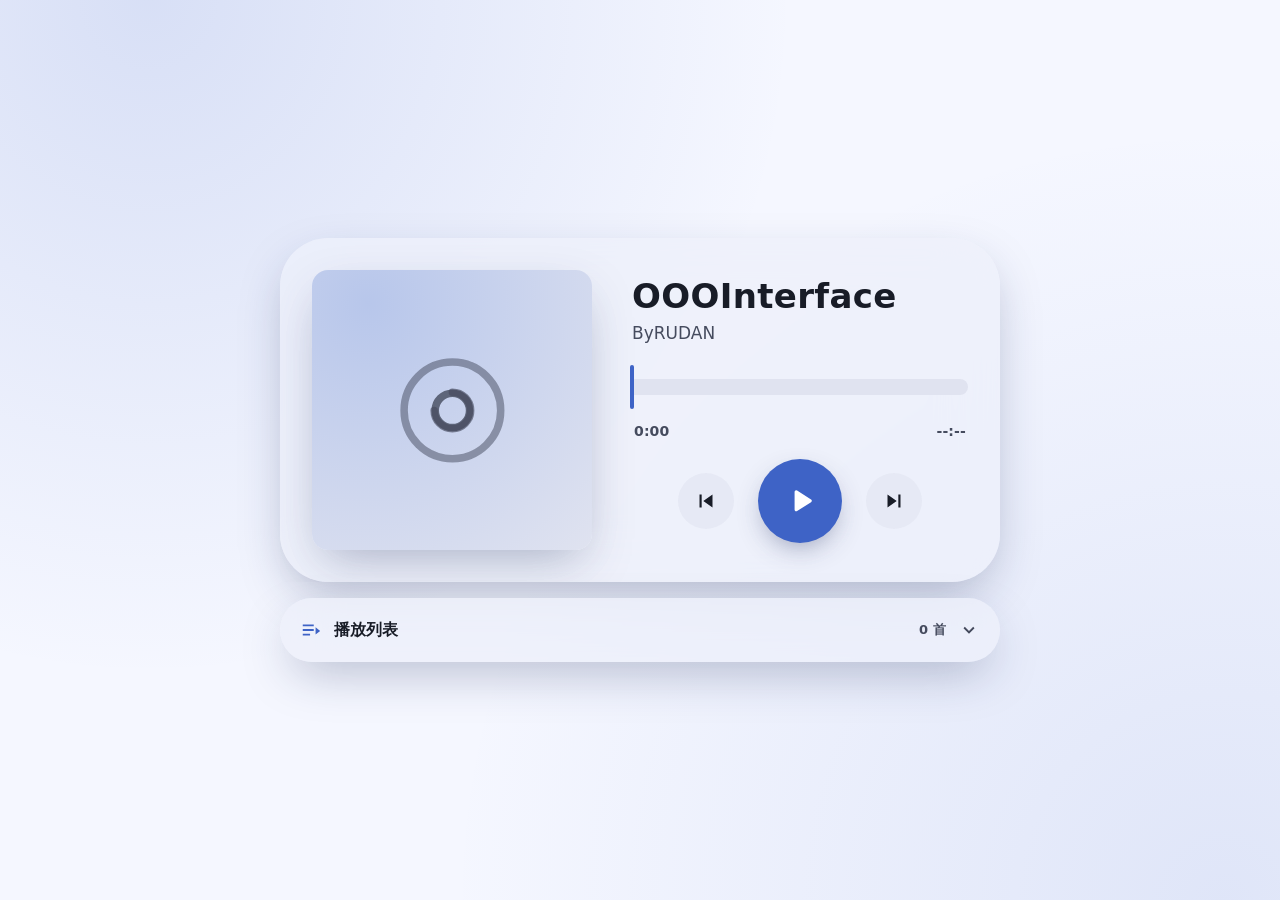
<file: player.html>
<!DOCTYPE html>
<html lang="zh-CN">
<head>
    <meta charset="UTF-8">
    <meta name="viewport" content="width=device-width, initial-scale=1.0, viewport-fit=cover">
    <meta name="theme-color" media="(prefers-color-scheme: light)" content="#f5f7ff">
    <meta name="theme-color" media="(prefers-color-scheme: dark)" content="#10131b">
    <meta name="description" content="Material Design 3 Expressive 风格音乐播放器">
    <title>OCP</title>
    <link rel="icon" href="data:image/svg+xml,%3Csvg xmlns='http://www.w3.org/2000/svg' viewBox='0 0 24 24'%3E%3Ccircle cx='12' cy='12' r='11' fill='%233e63c6'/%3E%3Cpath d='M9.5 16.2V8.1a1 1 0 0 1 .76-.97l4.2-1.05a1 1 0 0 1 1.24.97v7.45' fill='none' stroke='%23fff' stroke-width='1.7' stroke-linecap='round'/%3E%3Ccircle cx='8.2' cy='16.4' r='1.9' fill='%23fff'/%3E%3Ccircle cx='14.4' cy='14.7' r='1.9' fill='%23fff'/%3E%3C/svg%3E">
    <link rel="stylesheet" href="Style/player.css">
    <script src="Script/player.js" defer></script>
</head>
<body>
<main class="stage">
    <!-- 氛围背景：渐变 + 模糊封面 -->
    <div class="ambient" aria-hidden="true">
        <div class="ambient-base"></div>
        <div class="ambient-img" id="ambientImg"></div>
    </div>

    <!-- 播放器栈：播放器卡片与播放列表同宽堆叠 -->
    <div class="player-stack">

        <!-- 播放器卡片：网格两行 = 完整形态（.player-full）⇄ 长胶囊（.player-mini） -->
        <section class="player-card" id="playerCard" aria-label="音乐播放器">

            <!-- 完整形态 -->
            <div class="player-full" id="playerFull">
                <div class="full-inner">
                    <figure class="cover-area">
                        <div class="cover" id="cover">
                            <svg class="cover-fallback" viewBox="0 0 24 24" aria-hidden="true">
                                <circle cx="12" cy="12" r="9" fill="none" stroke="currentColor" stroke-width="1.4" opacity=".5"/>
                                <circle cx="12" cy="12" r="3.2" fill="none" stroke="currentColor" stroke-width="1.4" opacity=".8"/>
                                <path d="M12 8.6a3.4 3.4 0 1 1-3.4 3.4" fill="none" stroke="currentColor" stroke-width="1.4" stroke-linecap="round" opacity=".65"/>
                            </svg>
                            <img class="cover-img" id="coverImg" alt="专辑封面" draggable="false">
                            <img class="cover-img" id="coverImgAlt" alt="" draggable="false">
                        </div>
                    </figure>

                    <section class="panel">
                        <header class="meta">
                            <h1 class="title" id="songTitle"><span class="title-text" id="songTitleText">Name</span></h1>
                            <p class="artist" id="songArtist">Artist</p>
                        </header>

                        <div class="progress-zone">
                            <div class="slider" id="slider" role="slider" tabindex="0"
                                 aria-label="播放进度" aria-valuemin="0" aria-valuemax="0" aria-valuenow="0" aria-valuetext="0:00">
                                <div class="slider-bubble" id="sliderBubble" aria-hidden="true"><span id="sliderBubbleTime">0:00</span></div>
                                <div class="slider-track">
                                    <div class="slider-clip">
                                        <div class="slider-layer slider-buffered" id="sliderBuffered"></div>
                                        <div class="slider-layer slider-fill" id="sliderFill"></div>
                                    </div>
                                    <span class="slider-thumb-block" aria-hidden="true"></span>
                                    <div class="slider-thumb"></div>
                                </div>
                            </div>
                            <div class="times">
                                <span id="timeCurrent">0:00</span>
                                <span id="timeDuration">--:--</span>
                            </div>
                        </div>

                        <div class="controls">
                            <!-- 两侧为「更多控件」开关唤出的附加按钮（关着时不占位）：
                                 左 = 投稿，右 = 播放列表 -->
                            <div class="controls-side controls-side--lead">
                                <button class="skip-btn ctl-extra ripple" id="btnSubmit" type="button" aria-label="投稿">
                                    <!-- Material Symbols: send（实心 · 圆角） -->
                                    <svg class="skip-icon" viewBox="0 -960 960 960" aria-hidden="true">
                                        <path d="M176-183q-20 8-38-3.5T120-220v-180l320-80-320-80v-180q0-22 18-33.5t38-3.5l616 260q25 11 25 37t-25 37L176-183Z"/>
                                    </svg>
                                </button>
                            </div>

                            <div class="controls-main">
                                <button class="skip-btn ripple" id="btnPrev" type="button" aria-label="上一曲">
                                    <svg class="skip-icon" viewBox="0 0 24 24" aria-hidden="true">
                                        <g class="icon-track"><path d="M6 6h2v12H6zm3.5 6l8.5 6V6z"/></g>
                                        <g class="icon-seek">
                                            <path d="M11.99 5V1l-5 5 5 5V7c3.31 0 6 2.69 6 6s-2.69 6-6 6-6-2.69-6-6h-2c0 4.42 3.58 8 8 8s8-3.58 8-8-3.58-8-8-8z"/>
                                            <path d="M10.89 16h-.85v-3.26l-1.01.31v-.69l1.77-.63h.09V16zm4.28-1.76c0 .32-.03.6-.1.82s-.17.42-.29.57-.28.26-.45.33-.37.1-.59.1-.41-.03-.59-.1-.33-.18-.46-.33-.23-.34-.3-.57-.11-.5-.11-.82v-.74c0-.32.03-.6.1-.82s.17-.42.29-.57.28-.26.45-.33.37-.1.59-.1.41.03.59.1.33.18.46.33.23.34.3.57.11.5.11.82v.74zm-.85-.86c0-.19-.01-.35-.04-.48s-.07-.23-.12-.31-.11-.14-.19-.17-.16-.05-.25-.05-.18.02-.25.05-.14.09-.19.17-.09.18-.12.31-.04.29-.04.48v.97c0 .19.01.35.04.48s.07.24.12.32.11.14.19.17.16.05.25.05.18-.02.25-.05.14-.09.19-.17.09-.19.11-.32.04-.29.04-.48v-.97z"/>
                                        </g>
                                    </svg>
                                </button>

                                <button class="fab ripple" id="btnPlay" type="button" aria-label="播放">
                                    <span class="ripple-clip" aria-hidden="true"></span>
                                    <svg viewBox="0 0 24 24" aria-hidden="true">
                                        <path class="icon-play" d="M8.4 5.6v12.8a1.2 1.2 0 0 0 1.83 1.02l10.1-6.4a1.2 1.2 0 0 0 0-2.04L10.23 4.58A1.2 1.2 0 0 0 8.4 5.6Z"/>
                                        <g class="icon-pause">
                                            <rect x="6.6" y="5" width="4.1" height="14" rx="1.5"/>
                                            <rect x="13.3" y="5" width="4.1" height="14" rx="1.5"/>
                                        </g>
                                    </svg>
                                    <span class="fab-ring" aria-hidden="true"></span>
                                </button>

                                <button class="skip-btn ripple" id="btnNext" type="button" aria-label="下一曲">
                                    <svg class="skip-icon" viewBox="0 0 24 24" aria-hidden="true">
                                        <g class="icon-track"><path d="M6 18l8.5-6L6 6v12zM16 6v12h2V6h-2z"/></g>
                                        <g class="icon-seek">
                                            <path d="M18 13c0 3.31-2.69 6-6 6s-6-2.69-6-6 2.69-6 6-6v4l5-5-5-5v4c-4.42 0-8 3.58-8 8s3.58 8 8 8 8-3.58 8-8h-2z"/>
                                            <path d="M10.86 15.94v-4.27h-.09L9 12.3v.69l1.01-.31v3.26zm1.39-2.5v.74c0 1.9 1.31 1.82 1.44 1.82.14 0 1.44.09 1.44-1.82v-.74c0-1.9-1.31-1.82-1.44-1.82-.14 0-1.44-.09-1.44 1.82zm2.04-.12v.97c0 .77-.21 1.03-.59 1.03s-.6-.26-.6-1.03v-.97c0-.75.22-1.01.59-1.01.38-.01.6.26.6 1.01z"/>
                                        </g>
                                    </svg>
                                </button>
                            </div>

                            <div class="controls-side controls-side--trail">
                                <button class="skip-btn ctl-extra ripple" id="btnPlaylistToggle" type="button" aria-label="打开播放列表" aria-expanded="false">
                                    <svg class="skip-icon" viewBox="0 0 24 24" aria-hidden="true">
                                        <path d="M3 6h12v2H3zM3 11h12v2H3zM3 16h8v2H3zM17 9v8l5-4z"/>
                                    </svg>
                                </button>
                            </div>
                        </div>
                    </section>
                </div>
            </div>

            <!-- 收起形态：长胶囊 -->
            <div class="player-mini" id="playerMini">
                <div class="mini-inner">
                    <button class="mini-open ripple" id="btnMiniOpen" type="button" aria-label="展开播放器">
                        <span class="ripple-clip" aria-hidden="true"></span>
                        <span class="mini-cover" id="miniCover" aria-hidden="true">
                            <img class="mini-cover-img" id="miniCoverImg" alt="" draggable="false">
                            <img class="mini-cover-img" id="miniCoverImgAlt" alt="" draggable="false">
                        </span>
                        <span class="mini-meta">
                            <span class="mini-title" id="miniTitle">Name</span>
                            <span class="mini-artist" id="miniArtist">Artist</span>
                        </span>
                    </button>
                    <button class="mini-btn ripple" id="btnMiniPrev" type="button" aria-label="上一曲">
                        <svg viewBox="0 0 24 24" aria-hidden="true">
                            <g class="icon-track"><path d="M6 6h2v12H6zm3.5 6l8.5 6V6z"/></g>
                            <g class="icon-seek">
                                <path d="M11.99 5V1l-5 5 5 5V7c3.31 0 6 2.69 6 6s-2.69 6-6 6-6-2.69-6-6h-2c0 4.42 3.58 8 8 8s8-3.58 8-8-3.58-8-8-8z"/>
                                <path d="M10.89 16h-.85v-3.26l-1.01.31v-.69l1.77-.63h.09V16zm4.28-1.76c0 .32-.03.6-.1.82s-.17.42-.29.57-.28.26-.45.33-.37.1-.59.1-.41-.03-.59-.1-.33-.18-.46-.33-.23-.34-.3-.57-.11-.5-.11-.82v-.74c0-.32.03-.6.1-.82s.17-.42.29-.57.28-.26.45-.33.37-.1.59-.1.41.03.59.1.33.18.46.33.23.34.3.57.11.5.11.82v.74zm-.85-.86c0-.19-.01-.35-.04-.48s-.07-.23-.12-.31-.11-.14-.19-.17-.16-.05-.25-.05-.18.02-.25.05-.14.09-.19.17-.09.18-.12.31-.04.29-.04.48v.97c0 .19.01.35.04.48s.07.24.12.32.11.14.19.17.16.05.25.05.18-.02.25-.05.14-.09.19-.17.09-.19.11-.32.04-.29.04-.48v-.97z"/>
                            </g>
                        </svg>
                    </button>
                    <button class="mini-btn ripple" id="btnMiniPlay" type="button" aria-label="播放">
                        <svg viewBox="0 0 24 24" aria-hidden="true">
                            <path class="icon-play" d="M8.4 5.6v12.8a1.2 1.2 0 0 0 1.83 1.02l10.1-6.4a1.2 1.2 0 0 0 0-2.04L10.23 4.58A1.2 1.2 0 0 0 8.4 5.6Z"/>
                            <g class="icon-pause">
                                <rect x="6.6" y="5" width="4.1" height="14" rx="1.5"/>
                                <rect x="13.3" y="5" width="4.1" height="14" rx="1.5"/>
                            </g>
                        </svg>
                    </button>
                    <button class="mini-btn ripple" id="btnMiniNext" type="button" aria-label="下一曲">
                        <svg viewBox="0 0 24 24" aria-hidden="true">
                            <g class="icon-track"><path d="M6 18l8.5-6L6 6v12zM16 6v12h2V6h-2z"/></g>
                            <g class="icon-seek">
                                <path d="M18 13c0 3.31-2.69 6-6 6s-6-2.69-6-6 2.69-6 6-6v4l5-5-5-5v4c-4.42 0-8 3.58-8 8s3.58 8 8 8 8-3.58 8-8h-2z"/>
                                <path d="M10.86 15.94v-4.27h-.09L9 12.3v.69l1.01-.31v3.26zm1.39-2.5v.74c0 1.9 1.31 1.82 1.44 1.82.14 0 1.44.09 1.44-1.82v-.74c0-1.9-1.31-1.82-1.44-1.82-.14 0-1.44-.09-1.44 1.82zm2.04-.12v.97c0 .77-.21 1.03-.59 1.03s-.6-.26-.6-1.03v-.97c0-.75.22-1.01.59-1.01.38-.01.6.26.6 1.01z"/>
                            </g>
                        </svg>
                    </button>
                </div>
            </div>
        </section>

        <!-- 播放列表：收起时是与播放器同宽的长胶囊，展开后列出曲目 -->
        <section class="playlist-card" id="playlistCard" aria-label="播放列表">
            <button class="playlist-head ripple" id="btnPlaylist" type="button"
                    aria-expanded="false" aria-controls="playlistBody">
                <svg class="playlist-glyph" viewBox="0 0 24 24" aria-hidden="true">
                    <path d="M3 6h12v2H3zM3 11h12v2H3zM3 16h8v2H3zM17 9v8l5-4z"/>
                </svg>
                <span class="playlist-head-title">播放列表</span>
                <span class="playlist-count" id="playlistCount"></span>
                <svg class="playlist-chevron" viewBox="0 0 24 24" aria-hidden="true">
                    <path d="M16.59 8.59L12 13.17 7.41 8.59 6 10l6 6 6-6z"/>
                </svg>
            </button>
            <div class="playlist-body" id="playlistBody">
                <ol class="playlist-list" id="playlistList"></ol>
            </div>
        </section>
    </div>

    <div class="error-layer" id="errorLayer" hidden>
        <div class="error-card" role="alert">
            <svg viewBox="0 0 24 24" aria-hidden="true">
                <circle cx="12" cy="12" r="9" fill="none" stroke="currentColor" stroke-width="1.8"/>
                <path d="M12 7.4v5.4" stroke="currentColor" stroke-width="1.9" stroke-linecap="round"/>
                <circle cx="12" cy="16.2" r="1.15" fill="currentColor"/>
            </svg>
            <h2>Audio Loading Failed</h2>
            <p id="errorMsg">Check your network connection and try again.</p>
            <button class="retry-btn ripple" id="btnRetry" type="button">Retry</button>
        </div>
    </div>

    <!-- 曲目来源由 Script/player.js 注入（images/MusicLog/music.json） -->
    <audio id="audio" preload="metadata"></audio>
    <noscript><p class="noscript">需要启用 JavaScript 才能使用播放器。</p></noscript>
</main>

<!-- 播放列表浮层：主界面与景览共用。点播控两侧的播放列表按钮唤出，
     卡片整块搬到屏幕正中间；再点按钮、点卡片头部或点空白都能关。
     放在日历之前：同层级时由日历等后置浮层压在上面 -->
<div class="playlist-overlay" id="playlistOverlay">
    <div class="playlist-panel" id="playlistPanel"></div>
</div>

<!-- 曲目日历：点播放列表行左侧的日期唤出。范围实时算：
     下界 = 清单里最早的曲目月，上界 = max(最新曲目月, 当月) -->
<div class="cal-layer" id="calLayer" hidden>
    <div class="calendar" id="calendar" role="dialog" aria-modal="false" aria-label="曲目日历" tabindex="-1">
        <div class="cal-head">
            <button class="cal-nav ripple" id="calPrevMonth" type="button" aria-label="上个月">
                <svg viewBox="0 0 24 24" aria-hidden="true"><path d="M15.41 7.41 14 6l-6 6 6 6 1.41-1.41L10.83 12z"/></svg>
            </button>
            <button class="cal-title" id="calTitle" type="button" aria-label="选择年月" aria-expanded="false">2026年9月</button>
            <button class="cal-nav ripple" id="calNextMonth" type="button" aria-label="下个月">
                <svg viewBox="0 0 24 24" aria-hidden="true"><path d="M10 6 8.59 7.41 13.17 12l-4.58 4.59L10 18l6-6z"/></svg>
            </button>
        </div>
        <div class="cal-weekdays" id="calWeekdays" aria-hidden="true"></div>
        <div class="cal-grid" id="calGrid"></div>
        <!-- 年 / 月选择：跨 73 年靠这一层跳，别让人一个月一个月点 -->
        <div class="cal-picker" id="calPicker" hidden>
            <div class="cal-year-row">
                <button class="cal-nav ripple" id="calPrevYear" type="button" aria-label="上一年">
                    <svg viewBox="0 0 24 24" aria-hidden="true"><path d="M15.41 7.41 14 6l-6 6 6 6 1.41-1.41L10.83 12z"/></svg>
                </button>
                <span class="cal-year-label" id="calYearLabel">2026年</span>
                <button class="cal-nav ripple" id="calNextYear" type="button" aria-label="下一年">
                    <svg viewBox="0 0 24 24" aria-hidden="true"><path d="M10 6 8.59 7.41 13.17 12l-4.58 4.59L10 18l6-6z"/></svg>
                </button>
            </div>
            <div class="cal-months" id="calMonths"></div>
        </div>
    </div>
</div>

<!-- 播放器右键菜单：上方两个下载动作 + 中间三个显示开关 + 下方投稿 / 关于（MD3 Expressive） -->
<div class="menu-layer" id="menuLayer" hidden>
    <div class="menu" id="playerMenu" role="menu" aria-label="播放器菜单" tabindex="-1">
        <button class="menu-item" type="button" role="menuitem" data-act="cover" id="menuDownloadCover">
            <!-- Material Symbols: imagesmode（实心 · 圆角） -->
            <svg class="menu-icon" viewBox="0 -960 960 960" aria-hidden="true">
                <path d="M200-120q-33 0-56.5-23.5T120-200v-560q0-33 23.5-56.5T200-840h560q33 0 56.5 23.5T840-760v560q0 33-23.5 56.5T760-120H200Zm80-160h400q12 0 18-11t-2-21L586-459q-6-8-16-8t-16 8L450-320l-74-99q-6-8-16-8t-16 8l-80 107q-8 10-2 21t18 11Zm60-280q25 0 42.5-17.5T400-620q0-25-17.5-42.5T340-680q-25 0-42.5 17.5T280-620q0 25 17.5 42.5T340-560Z"/>
            </svg>
            <span class="menu-label">下载封面</span>
        </button>
        <button class="menu-item" type="button" role="menuitem" data-act="lyrics" id="menuDownloadLyrics">
            <!-- Material Symbols: lyrics（实心 · 圆角） -->
            <svg class="menu-icon" viewBox="0 -960 960 960" aria-hidden="true">
                <path d="M280-400h80q17 0 28.5-11.5T400-440q0-17-11.5-28.5T360-480h-80q-17 0-28.5 11.5T240-440q0 17 11.5 28.5T280-400Zm480-80q-50 0-85-35t-35-85q0-50 35-85t85-35q11 0 21 2t19 5v-167q0-17 11.5-28.5T840-920h80q17 0 28.5 11.5T960-880q0 17-11.5 28.5T920-840h-40v240q0 50-35 85t-85 35Zm-480-40h200q17 0 28.5-11.5T520-560q0-17-11.5-28.5T480-600H280q-17 0-28.5 11.5T240-560q0 17 11.5 28.5T280-520Zm0-120h200q17 0 28.5-11.5T520-680q0-17-11.5-28.5T480-720H280q-17 0-28.5 11.5T240-680q0 17 11.5 28.5T280-640Zm-40 400-92 92q-19 19-43.5 8.5T80-177v-623q0-33 23.5-56.5T160-880h440q31 0 54.5 19t23.5 49q0 14-6.5 25T654-769q-44 27-69 72t-25 97q0 54 26.5 100t73.5 73q22 13 35 34.5t13 47.5q0 45-31.5 75T600-240H240Z"/>
            </svg>
            <span class="menu-label">下载歌词</span>
        </button>
        <div class="menu-divider" role="separator"></div>
        <button class="menu-item" type="button" role="menuitemcheckbox" data-pref="lyrics" aria-checked="false">
            <svg class="menu-check" viewBox="0 0 24 24" aria-hidden="true">
                <path d="M9 16.17 4.83 12l-1.42 1.41L9 19 21 7l-1.41-1.41z"/>
            </svg>
            <span class="menu-label">显示歌词</span>
        </button>
        <button class="menu-item" type="button" role="menuitemcheckbox" data-pref="playlist" aria-checked="true">
            <svg class="menu-check" viewBox="0 0 24 24" aria-hidden="true">
                <path d="M9 16.17 4.83 12l-1.42 1.41L9 19 21 7l-1.41-1.41z"/>
            </svg>
            <span class="menu-label">显示播放列表</span>
        </button>
        <button class="menu-item" type="button" role="menuitemcheckbox" data-pref="trackNav" aria-checked="true">
            <svg class="menu-check" viewBox="0 0 24 24" aria-hidden="true">
                <path d="M9 16.17 4.83 12l-1.42 1.41L9 19 21 7l-1.41-1.41z"/>
            </svg>
            <span class="menu-label">显示上下曲</span>
        </button>
        <button class="menu-item" type="button" role="menuitemcheckbox" data-pref="more" aria-checked="false">
            <svg class="menu-check" viewBox="0 0 24 24" aria-hidden="true">
                <path d="M9 16.17 4.83 12l-1.42 1.41L9 19 21 7l-1.41-1.41z"/>
            </svg>
            <span class="menu-label">显示更多控件</span>
        </button>
        <button class="menu-item" type="button" role="menuitemcheckbox" data-pref="scene" aria-checked="false">
            <svg class="menu-check" viewBox="0 0 24 24" aria-hidden="true">
                <path d="M9 16.17 4.83 12l-1.42 1.41L9 19 21 7l-1.41-1.41z"/>
            </svg>
            <span class="menu-label">景览模式</span>
        </button>
        <div class="menu-divider" role="separator"></div>
        <button class="menu-item" type="button" role="menuitem" data-act="submit">
            <!-- Material Symbols: send（实心 · 圆角） -->
            <svg class="menu-icon" viewBox="0 -960 960 960" aria-hidden="true">
                <path d="M176-183q-20 8-38-3.5T120-220v-180l320-80-320-80v-180q0-22 18-33.5t38-3.5l616 260q25 11 25 37t-25 37L176-183Z"/>
            </svg>
            <span class="menu-label">投稿</span>
        </button>
        <button class="menu-item" type="button" role="menuitem" data-act="about">
            <!-- Material Symbols: info（实心 · 圆角） -->
            <svg class="menu-icon" viewBox="0 -960 960 960" aria-hidden="true">
                <path d="M480-280q17 0 28.5-11.5T520-320v-160q0-17-11.5-28.5T480-520q-17 0-28.5 11.5T440-480v160q0 17 11.5 28.5T480-280Zm0-320q17 0 28.5-11.5T520-640q0-17-11.5-28.5T480-680q-17 0-28.5 11.5T440-640q0 17 11.5 28.5T480-600Zm0 520q-83 0-156-31.5T197-197q-54-54-85.5-127T80-480q0-83 31.5-156T197-763q54-54 127-85.5T480-880q83 0 156 31.5T763-763q54 54 85.5 127T880-480q0 83-31.5 156T763-197q-54 54-127 85.5T480-80Z"/>
            </svg>
            <span class="menu-label">关于</span>
        </button>
    </div>
</div>

<!-- 关于：从「关于」菜单项唤出的模态卡片（整屏压暗 + 背景模糊，卡片自中心放大弹出） -->
<div class="about-layer" id="aboutLayer" hidden>
    <div class="about-card" id="aboutCard" role="dialog" aria-modal="true"
         aria-labelledby="aboutTitle" tabindex="-1">
        <div class="about-head">
            <h2 class="about-title" id="aboutTitle">关于 OOOInterface Concert Player 播放器</h2>
            <button class="about-close ripple" id="btnAboutClose" type="button" aria-label="关闭">
                <span class="ripple-clip" aria-hidden="true"></span>
                <!-- Material Symbols: close（实心 · 圆角） -->
                <svg viewBox="0 -960 960 960" aria-hidden="true">
                    <path d="M480-424 284-228q-11 11-28 11t-28-11q-11-11-11-28t11-28l196-196-196-196q-11-11-11-28t11-28q11-11 28-11t28 11l196 196 196-196q11-11 28-11t28 11q11 11 11 28t-11 28L536-480l196 196q11 11 11 28t-11 28q-11 11-28 11t-28-11L480-424Z"/>
                </svg>
            </button>
        </div>
        <dl class="about-meta">
            <div class="about-meta-row">
                <dt>版本号</dt>
                <dd>1.6.3</dd>
            </div>
            <div class="about-meta-row">
                <dt>页面更新</dt>
                <dd>2026年11月12日</dd>
            </div>
            
            <div class="about-meta-row">
                <dt>音频更新</dt>
                <dd id="aboutDate">--</dd>
            </div>
            <div class="about-meta-row">
                <dt>操作系统</dt>
                <dd id="aboutOs">--</dd>
            </div>
            <div class="about-meta-row">
                <dt>设备类型</dt>
                <dd id="aboutDevice">--</dd>
            </div>
            <div class="about-meta-row">
                <dt>浏览器</dt>
                <dd id="aboutBrowser">--</dd>
            </div>
            <div class="about-meta-row">
                <dt>所在地区</dt>
                <dd id="aboutRegion">--</dd>
            </div>
        </dl>
        <!-- 详细介绍默认收起，点这一行展开（MD3 渐进披露） -->
        <button class="about-toggle ripple" id="btnAboutToggle" type="button"
                aria-expanded="false" aria-controls="aboutDetail">
            <span class="ripple-clip" aria-hidden="true"></span>
            <span class="about-toggle-label" id="aboutToggleLabel">查看详细介绍</span>
            <svg class="about-chevron" viewBox="0 0 24 24" aria-hidden="true">
                <path d="M16.59 8.59L12 13.17 7.41 8.59 6 10l6 6 6-6z"/>
            </svg>
        </button>
        <div class="about-detail" id="aboutDetail">
            <div class="about-detail-clip">
                <p>OOOInterface 致力于通过不断的更新为用户带来更好的体验。但受限于时间和精力，在可见的未来几个月里，OOOInterface 都无法以 7月 8 月的速度更新。但请不必悲哀，这并不意味着 OOOInterface 将彻底消失。在团结协作下，OOOInterface 承诺，仍能在每周提供 尝鲜版 渠道更新，每个月提供 正式版 渠道更新。除此之外，我们还策划了另一项活动——OCP（OOOInterface Concert Play）。OOOInterface 将公开征集用户的音乐喜好或需求，每日在 OOOInterface 和 CHAPTER 为用户提供一首或多首音乐。</p>
            </div>
        </div>
    </div>
</div>

<!-- 景览模式：播放器的另一种视图形态 —— 整屏铺当前曲目封面当壁纸（不另设中部大封面），
     上方是锁屏时钟，底部是一块无卡片的承托区：曲目信息 + 进度条 + 播控
     （后两者由 Script/player.js 在主播放器与这里之间整块搬移）。
     由「景览模式」开关切换（开关状态持久化），不是独立浮层 -->
<div class="scene-layer" id="sceneLayer">
    <section class="scene" id="scene" aria-label="景览模式">
        <div class="scene-bg" id="sceneBg" aria-hidden="true"></div>
        <div class="scene-scrim" aria-hidden="true"></div>

        <div class="scene-inner">
            <header class="scene-top">
                <p class="scene-date" id="sceneDate">—</p>
                <p class="scene-clock" id="sceneClock">--:--</p>
            </header>

            <!-- 景览歌词：只在「景览模式 + 显示歌词」同时开着时占据时钟与播控之间的空白。
                 整块歌词沿垂直方向平滑滚动，当前句高亮，上下用遮罩淡出 -->
            <div class="scene-lyrics" id="sceneLyrics">
                <div class="scene-lyrics-track" id="sceneLyricsTrack"></div>
            </div>

            <!-- 曲目信息与播控同处底部：信息在框内最上方，其后是进度条与播控 -->
            <div class="scene-slot" id="sceneSlot">
                <div class="scene-meta-text">
                    <h2 class="scene-title" id="sceneTitle">Name</h2>
                    <p class="scene-artist" id="sceneArtist">Artist</p>
                </div>
            </div>
        </div>
    </section>
</div>
</body>
</html>
</file>
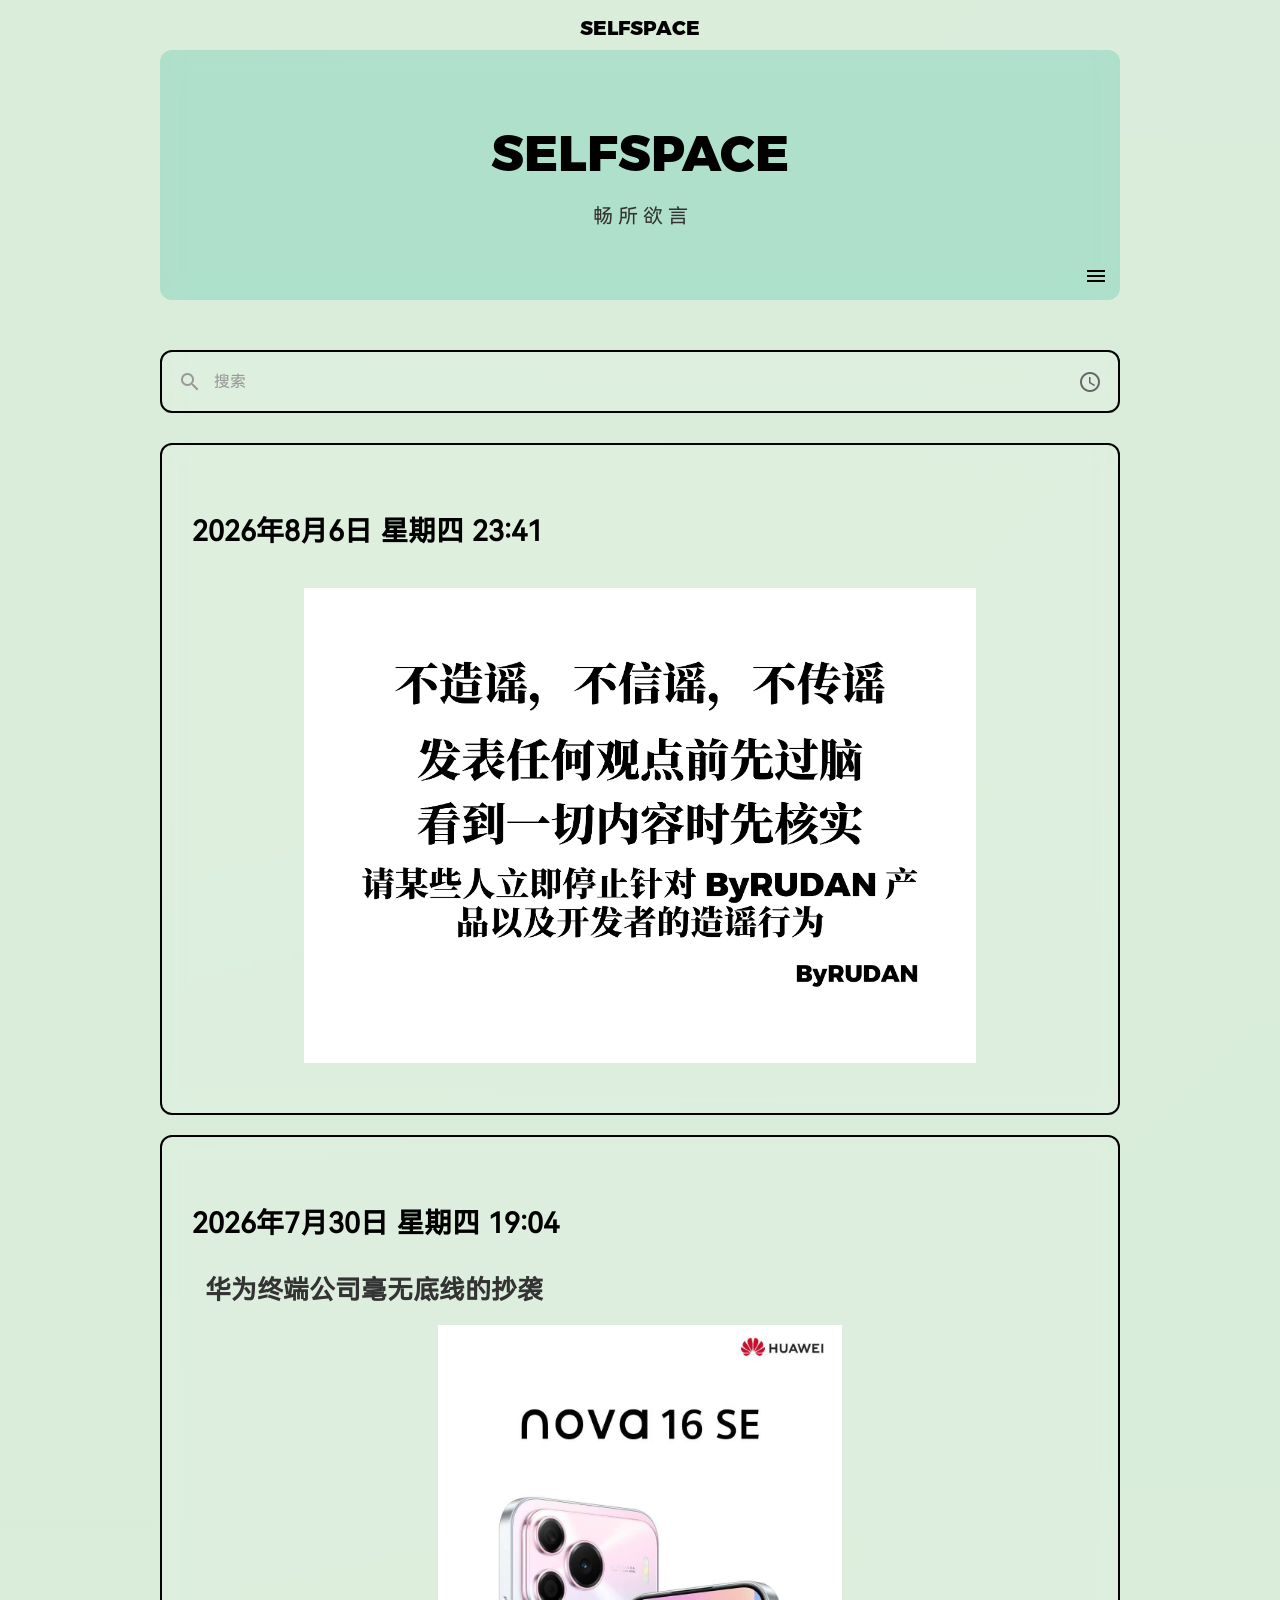
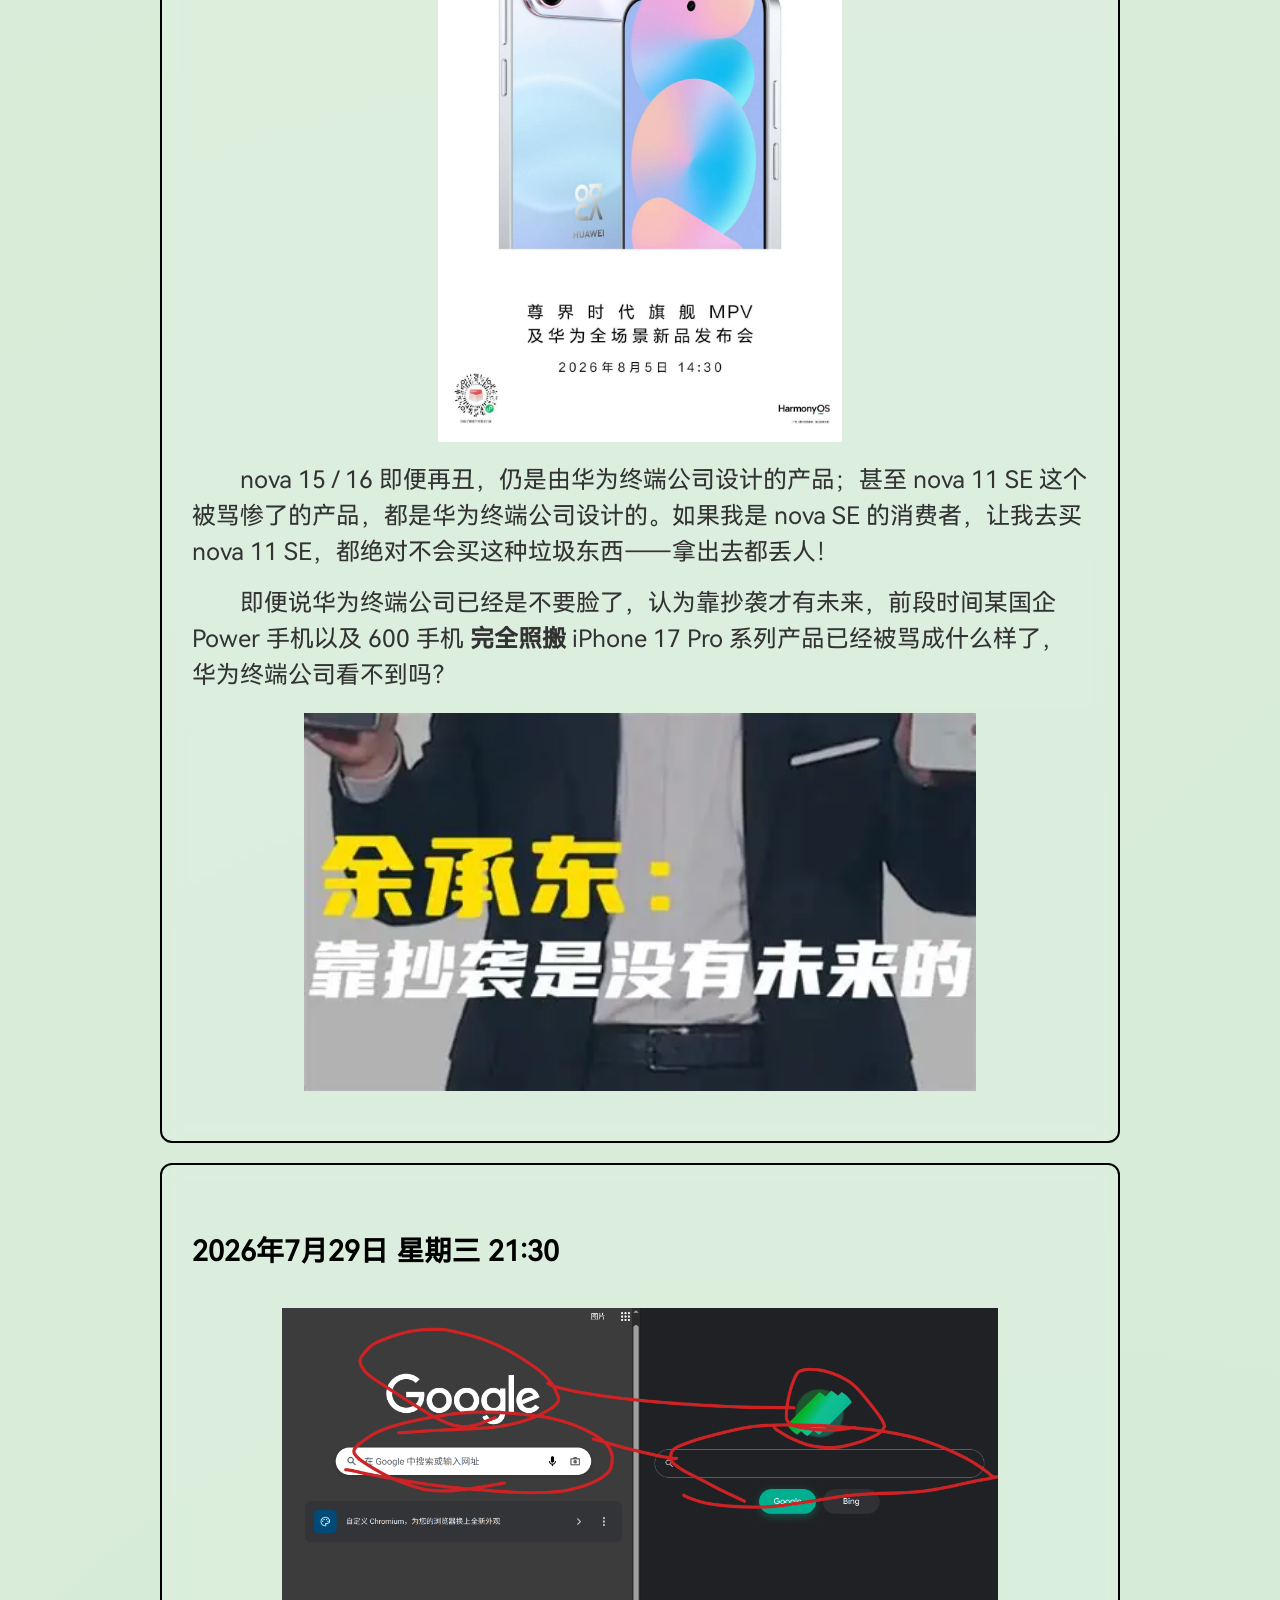
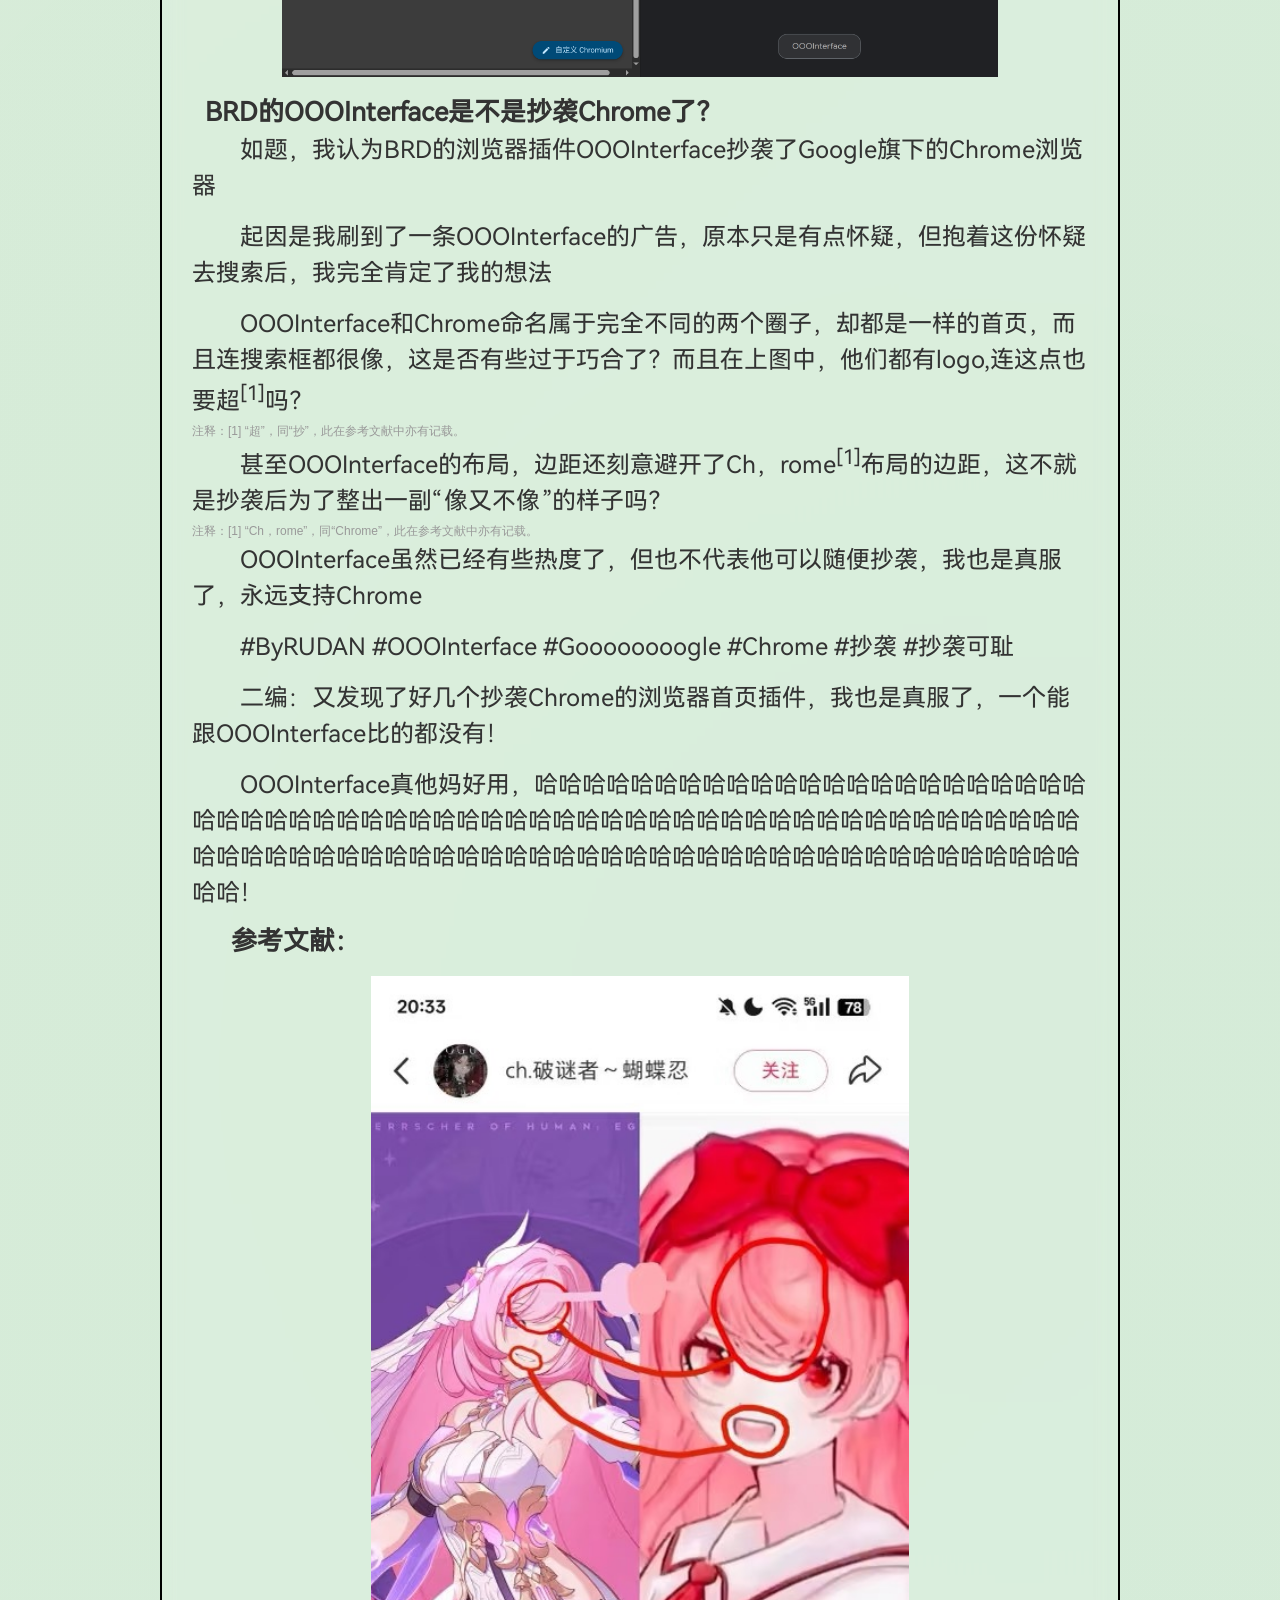
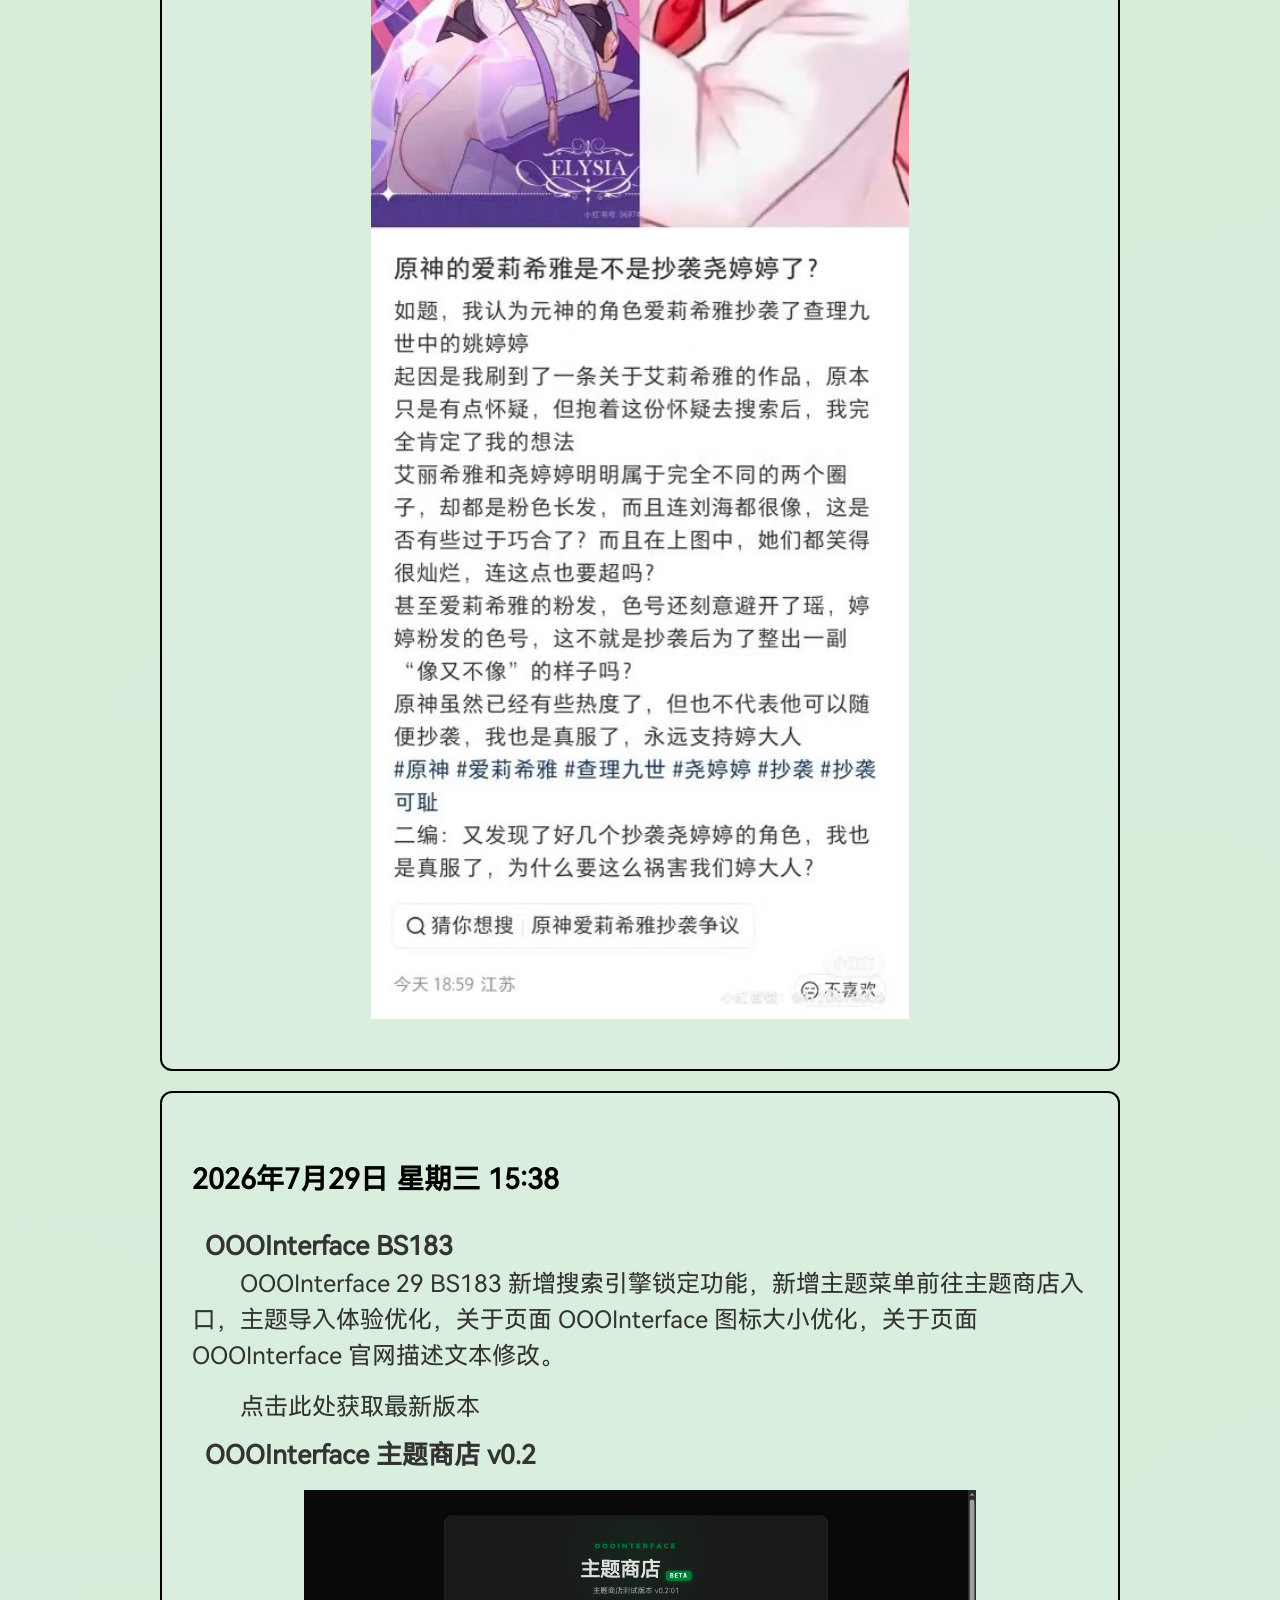
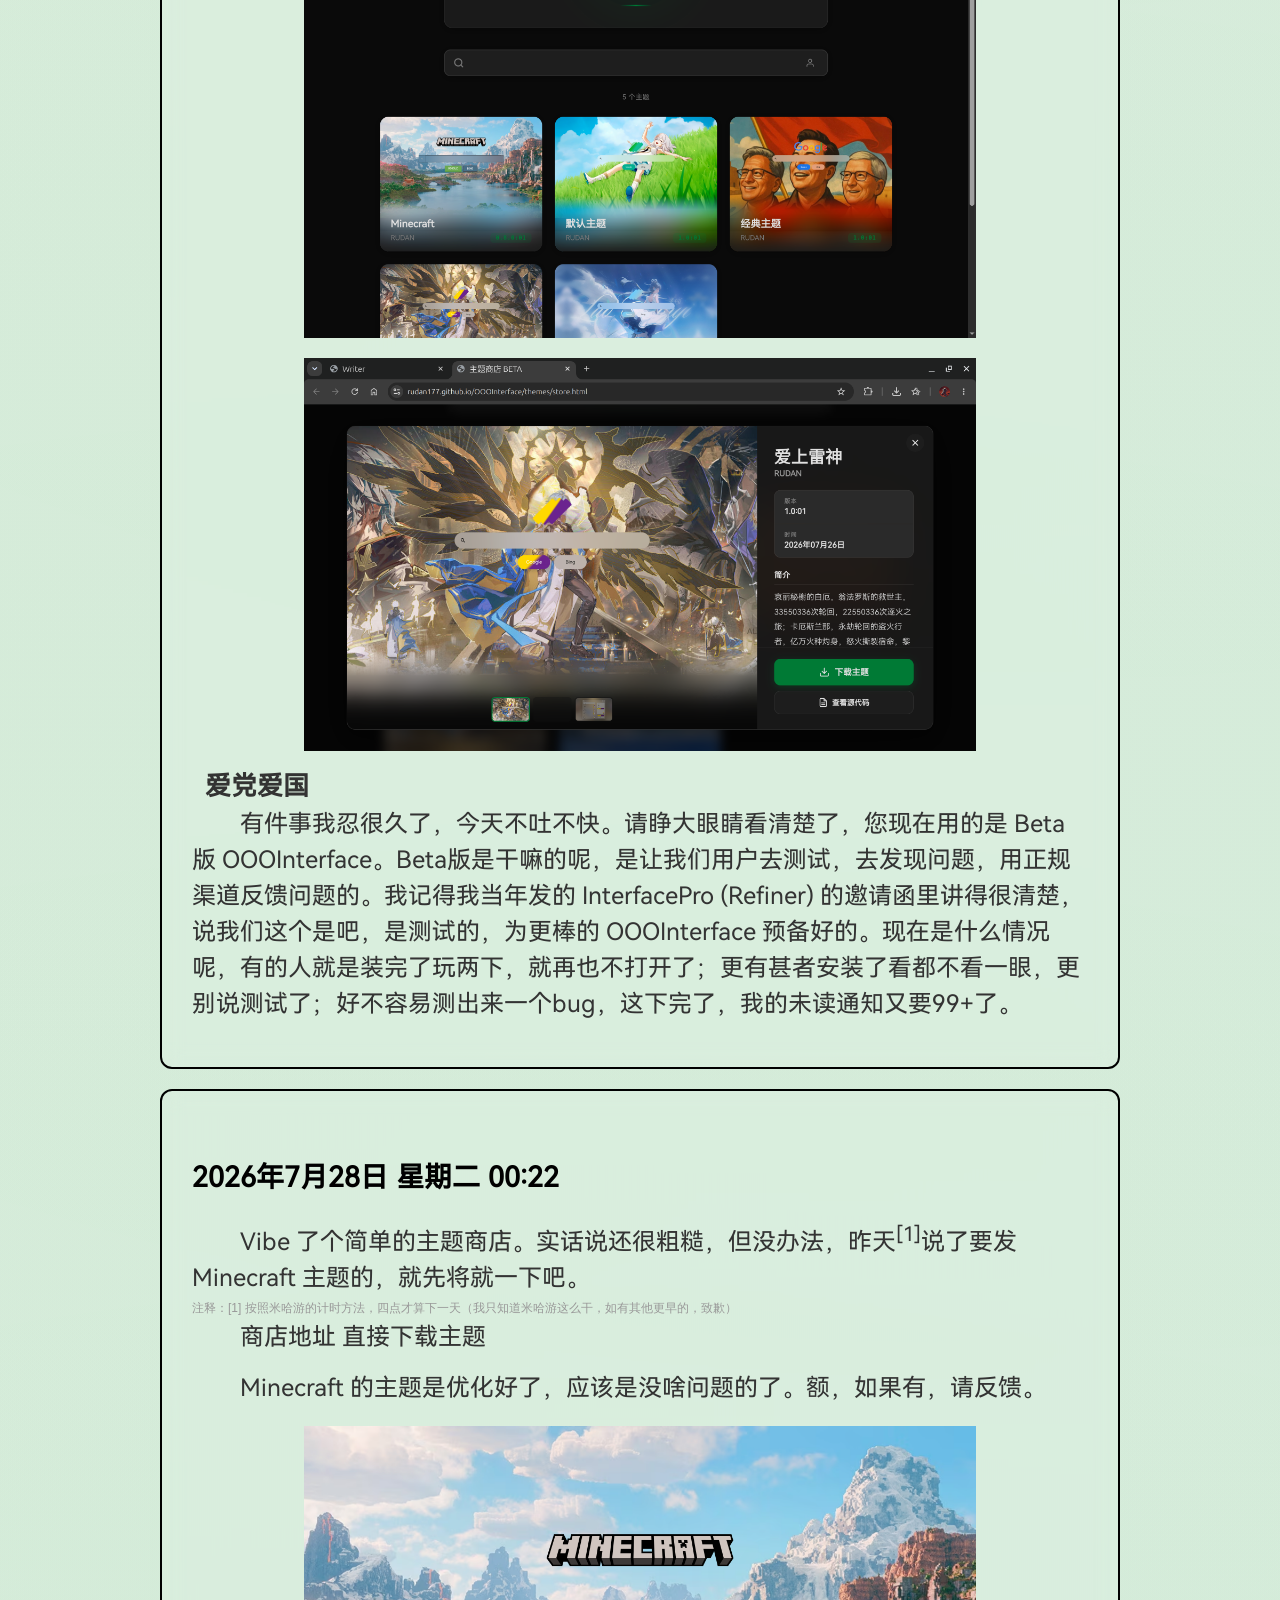
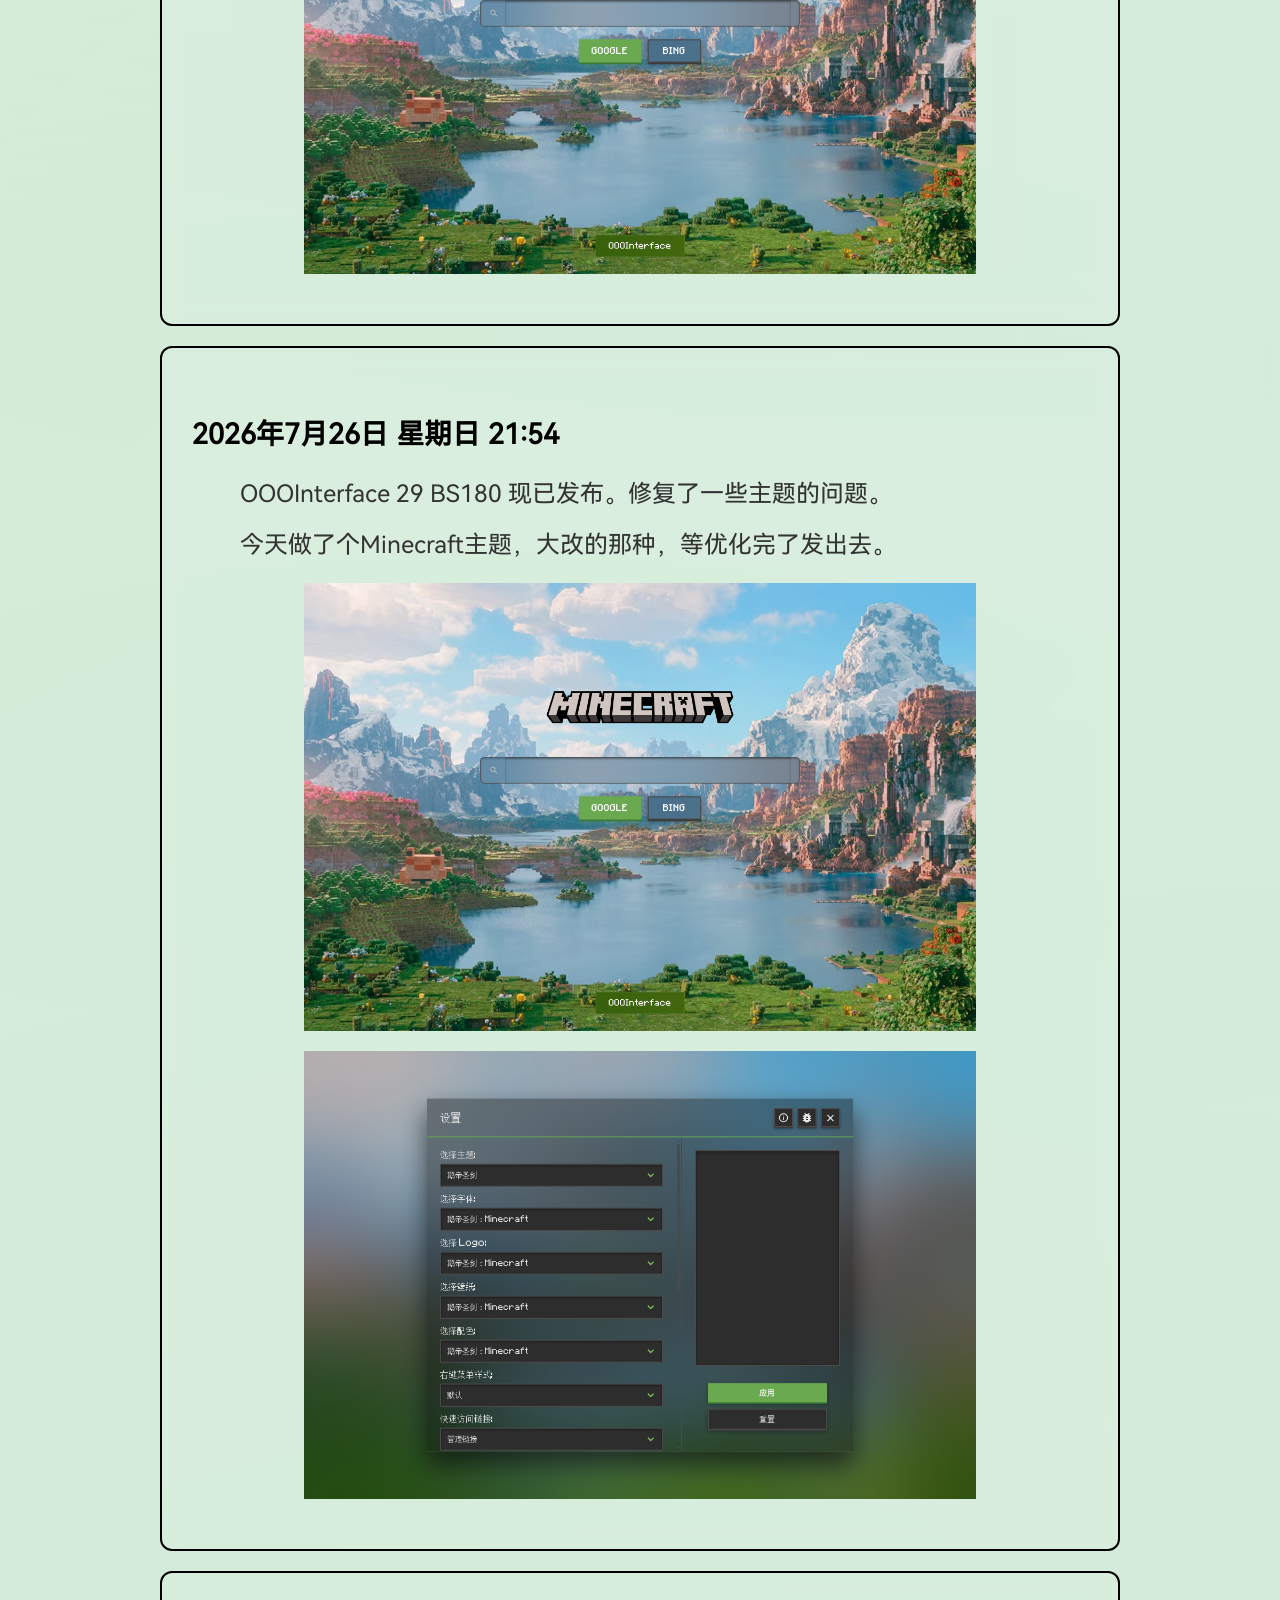
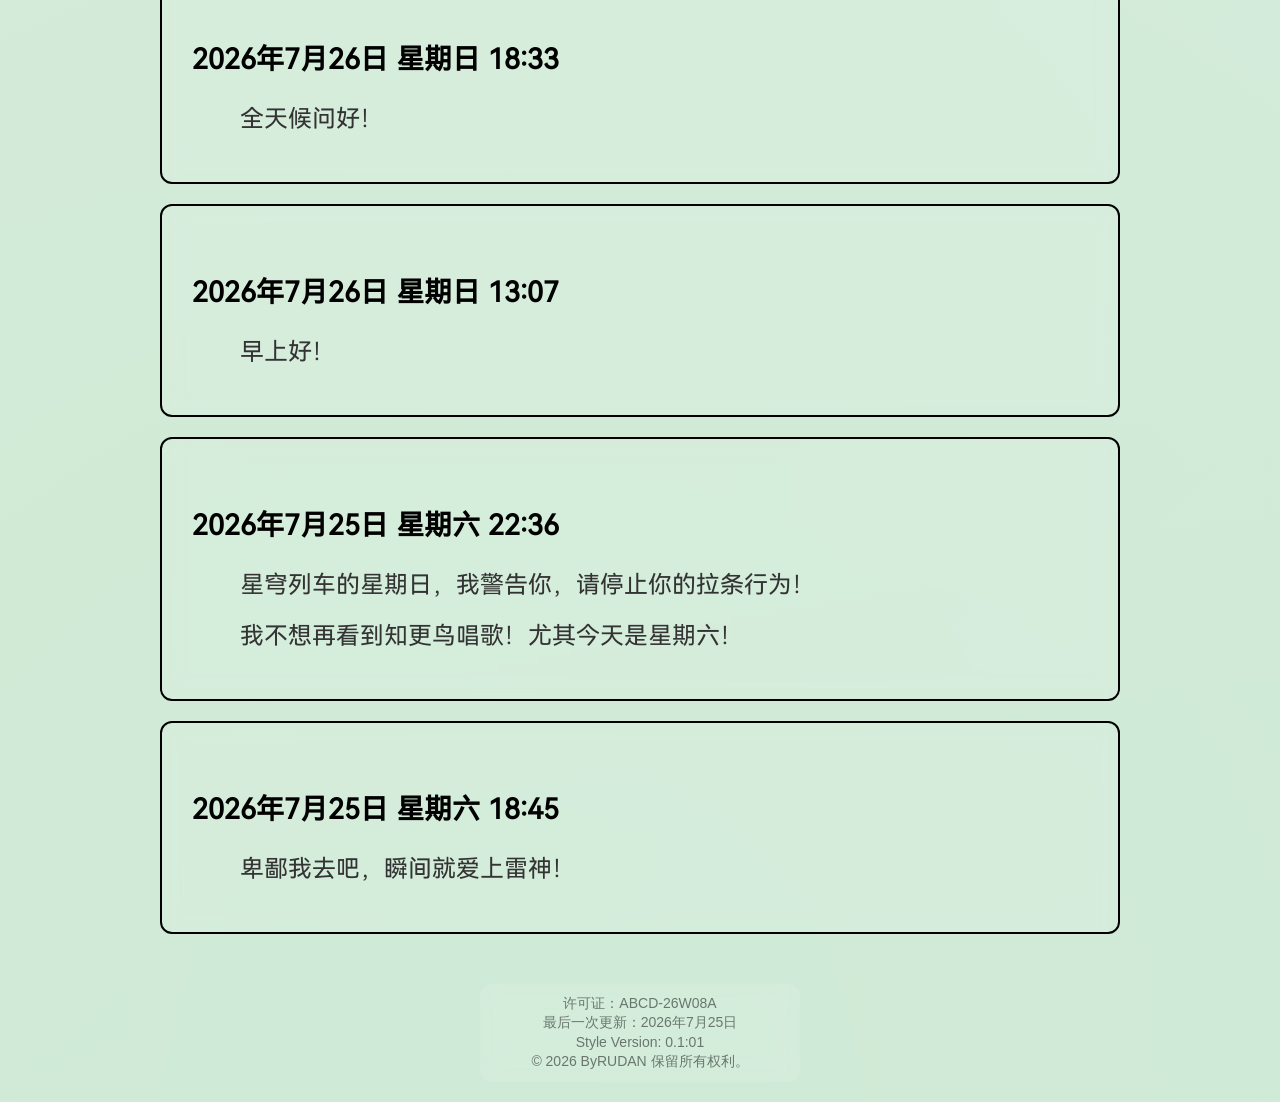
<file: selfspace.html>
<!DOCTYPE html>
<html lang="zh-CN">
<head>
    <meta charset="UTF-8">
    <meta name="viewport" content="width=device-width, initial-scale=1.0">
    <title>SELFSPACE</title>
    <link rel="stylesheet" href="ss/base.css">
    <link rel="stylesheet" href="Style/menu.css">
    <link rel="stylesheet" href="Style/zhengwen.css">
    <link rel="stylesheet" href="Style/image-preview.css">
    <link rel="stylesheet" href="Style/footer.css">
    <link rel="stylesheet" href="Style/video-thumbnail.css">
    <link rel="preload" href="font/HarmonyOS_SansSC.ttf" as="font" type="font/ttf" crossorigin>
    <link rel="preload" href="font/RUDAN.otf" as="font" type="font/otf" crossorigin>
    <link href="https://fonts.googleapis.com/icon?family=Material+Icons" rel="stylesheet">
    <link rel="stylesheet" href="ss/search.css">
    <link rel="stylesheet" href="ss/menu.css">
</head>
<body>
    <div class="dakuang">
        <div class="ultra">SELFSPACE</div>
        <div class="pro">畅 所 欲 言</div>
        <!-- SS 简洁菜单 -->
        <div class="ss-menu-btn" id="ssMenuBtn">
            <span class="material-icons ss-menu-icon ss-menu-hamburger">menu</span>
            <span class="material-icons ss-menu-icon ss-menu-close">close</span>
        </div>
        <div class="ss-menu-panel" id="ssMenuPanel">
            <button class="ss-menu-item" id="ssThemeItem"></button>
            <button class="ss-menu-item ss-menu-font-item" id="ssFontItem">Aa</button>
        </div>
    </div>
    <div class="decoration">SELFSPACE</div>
    <div class="search">
        <div class="search-box">
            <span class="material-icons search-icon">search</span>
            <input type="text" class="search-input" placeholder="搜索" id="searchInput">
            <button class="search-clear-btn" id="searchClearBtn" title="清除">
                <span class="material-icons">close</span>
            </button>
            <button class="search-time-btn" id="searchTimeBtn" title="仅搜索日期">
                <span class="material-icons">schedule</span>
            </button>
        </div>
        <div class="no-result" id="noResult">无匹配结果</div>
    </div>
    <div class="zhengwen-container">
    </div>
    <script src="ss/ss.js" defer></script>
    <script src="Script/theme.js" defer></script>
    <script src="ss/version.js" defer></script>
    <script src="Script/xibao-slider.js" defer></script>
    <script src="Script/image-preview.js" defer></script>
    <script src="ss/search.js"></script>
    <script src="ss/menu.js"></script>

    <footer>
        <div class="footp">
            许可证：ABCD-26W08A<br>
            <span id="footLastUpdate"></span><br>
            <span id="footVersion"></span><br>
            © 2026 ByRUDAN 保留所有权利。
        </div>
    </footer>
</body>
</html>
</file>
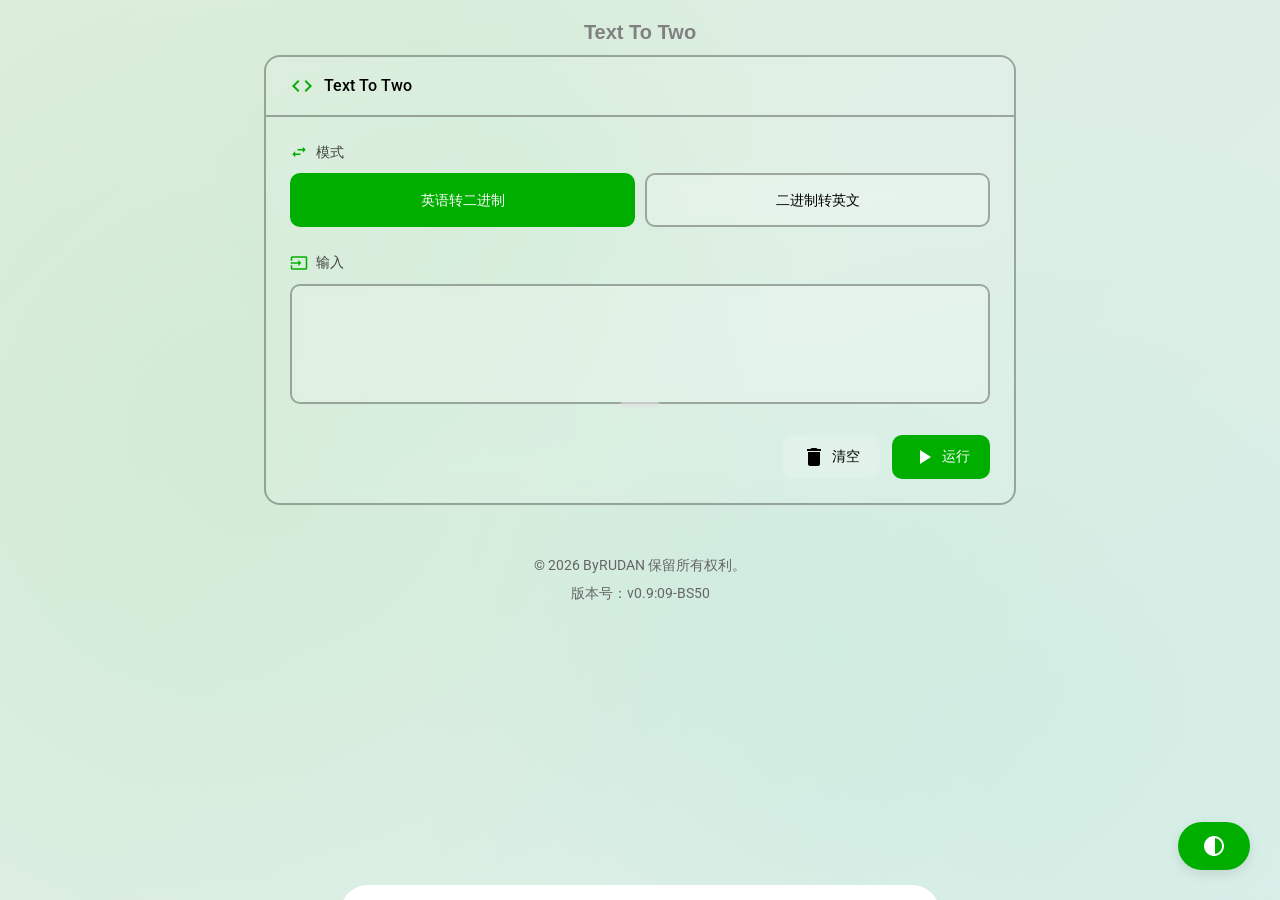
<file: TTT/ttt.html>
<!DOCTYPE html>
<html lang="zh-CN">
<head>
    <meta charset="UTF-8">
    <meta name="viewport" content="width=device-width, initial-scale=1.0">
    <title>Text To Two</title>
    <link href="https://fonts.googleapis.com/css2?family=Roboto:wght@300;400;500;700&display=swap" rel="stylesheet">
    <link href="https://fonts.googleapis.com/icon?family=Material+Icons" rel="stylesheet">
    <link rel="stylesheet" href="https://fonts.googleapis.com/css2?family=Material+Symbols+Outlined:opsz,wght,FILL,GRAD@20..48,100..700,0..1,-50..200&icon_names=contrast" />
    <link rel="stylesheet" href="ttt.css">
</head>
<body>
    <div class="decoration">Text To Two</div>

    <div id="contextMenu">
        <div class="context-menu-item" data-action="selectAll">
            <span class="material-icons">select_all</span>
            <span>全选</span>
        </div>
        <div class="context-menu-separator"></div>
        <div class="context-menu-item" data-action="copy">
            <span class="material-icons">content_copy</span>
            <span>复制</span>
        </div>
        <div class="context-menu-item" data-action="paste">
            <span class="material-icons">content_paste</span>
            <span>粘贴</span>
        </div>
        <div class="context-menu-separator"></div>
        <div class="context-menu-item" data-action="feedback">
            <span class="material-icons">feedback</span>
            <span>反馈</span>
        </div>
    </div>

    <div class="main-container">
        <div class="card">
            <div class="card-header">
                <div class="card-title">
                    <span class="material-icons">code</span>
                    <span>Text To Two</span>
                </div>
            </div>
            <div class="card-body">
                <div class="form-section">
                    <label class="form-label">
                        <span class="material-icons">swap_horiz</span>
                        模式
                    </label>
                    <div class="radio-group">
                        <div class="radio-option">
                            <input type="radio" id="mode-text2binary" name="convertMode" value="text2binary" checked>
                            <label for="mode-text2binary">
                                英语转二进制
                            </label>
                        </div>
                        <div class="radio-option">
                            <input type="radio" id="mode-binary2text" name="convertMode" value="binary2text">
                            <label for="mode-binary2text">
                                二进制转英文
                            </label>
                        </div>
                    </div>
                </div>

                <div class="form-section">
                    <label class="form-label" id="inputLabel">
                        <span class="material-icons">input</span>
                        输入
                    </label>
                    <div class="textarea-wrapper">
                        <textarea id="inputText" class="form-control" placeholder=""></textarea>
                        <div class="resize-handle" data-target="inputText"></div>
                    </div>
                </div>

                <div class="output-section" id="outputSection" style="display: none;">
                    <div class="output-label">
                        <label class="form-label" style="margin-bottom: 0;">
                            <span class="material-icons">output</span>
                            输出
                        </label>
                        <button class="copy-btn" onclick="copyResult()">
                            <span class="material-icons" style="font-size: 16px;">content_copy</span>
                            复制
                        </button>
                    </div>
                    <div class="output-text" id="outputText"></div>
                </div>

                <div class="btn-group">
                    <button class="btn btn-secondary" onclick="clearAll()">
                        <span class="material-icons">delete</span>
                        清空
                    </button>
                    <button class="btn btn-primary" id="convertBtn" onclick="convert()">
                        <span class="material-icons">play_arrow</span>
                        运行
                    </button>
                </div>
            </div>
        </div>
    </div>

    <footer class="footer">
        <p>© 2026 ByRUDAN 保留所有权利。</p>
        <p>版本号：v0.9:09-BS50</p>
    </footer>

    <button class="float-btn" id="floatBtn">
        <svg class="icon-back-top" xmlns="http://www.w3.org/2000/svg" height="24px" viewBox="0 -960 960 960" width="24px" fill="currentColor">
            <path d="M160-760v-80h640v80H160Zm280 640v-408L336-424l-56-56 200-200 200 200-56 56-104-104v408h-80Z"/>
        </svg>
        <span class="theme-icons">
            <span class="material-symbols-outlined" style="font-size: 24px;">contrast</span>
            <svg class="icon-lock" xmlns="http://www.w3.org/2000/svg" height="12px" viewBox="0 -960 960 960" width="12px" fill="#ff4444" style="display: none;">
                <path d="M240-80q-33 0-56.5-23.5T160-160v-400q0-33 23.5-56.5T240-640h40v-80q0-83 58.5-141.5T480-920q83 0 141.5 58.5T680-720v80h40q33 0 56.5 23.5T800-560v400q0 33-23.5 56.5T720-80H240Zm0-80h480v-400H240v400Zm240-120q33 0 56.5-23.5T560-360q0-33-23.5-56.5T480-440q-33 0-56.5 23.5T400-360q0 33 23.5 56.5T480-280ZM360-640h240v-80q0-50-35-85t-85-35q-50 0-85 35t-85 85v80ZM240-160v-400 400Z"/>
            </svg>
        </span>
    </button>

    <!-- Info 容器 -->
    <div id="infoContainer" class="info-iframe-container" style="display: none;">
        <div class="info-container">
            <h1></h1>
            <div class="info-divider"></div>
            <div class="scrollable-content">
                <p><span></span></p>
            </div>
            <div class="info-divider"></div>
            <button class="info-close-btn">&times;</button>
        </div>
    </div>

    <script src="ttt.js"></script>
</body>
</html>
</file>
<file: chapterNext/frame.css>
:root {
    --bg-primary: #f4f4f4;
    --bg-secondary: rgba(255, 255, 255, 0.115);
    --bg-card: rgba(0, 174, 144, 0.2);
    --text-primary: #000000;
    --text-secondary: #333333;
    --text-muted: #666666;
    --text-hint: #999999;
    --border-color: #000000;
    --link-color: #000000;
    --link-hover: blue;
    --font-family: 'HMSC', serif, sans-serif;
    --standard-size: 24px;
}

@font-face {
    font-family: 'HMSC';
    src: url('../font/HarmonyOS_SansSC.ttf') format('truetype');
    font-style: normal;
    font-display: swap;
}

@font-face {
    font-family: 'HMPro';
    src: url('../font/RUDAN.otf') format('opentype');
    font-style: normal;
    font-weight: 900;
    font-display: swap;
}

@font-face{
    font-family: 'code';
    src: url('../font/gsc.ttf') format('truetype');
    font-style: normal;
    font-weight: normal;
    font-display: swap;
}

@keyframes kuangjia {
    0% {
        border-radius: 100px;
        opacity: 0;
        filter: blur(3px);
    }

    30% {
        opacity: 0.4;
        filter: blur(2px);
    }

    50% {
        border-radius: 40px;
    }

    75% {
        border-radius: 18px;
        opacity: 0.85;
        filter: blur(0.5px);
    }

    85% {
        border-radius: 14px;
    }

    90% {
        border-radius: 13px;
    }

    100% {
        border-radius: 12px;
        opacity: 1;
        filter: blur(0);
    }
}

@keyframes ULTRA {
    0% {
        opacity: 0;
        font-size: calc(var(--standard-size) * 53 / 24);
    }

    50% {
        opacity: 0.5;
        font-size: calc(var(--standard-size) * 52 / 24);
    }

    90% {
        opacity: 0.9;
        font-size: calc(var(--standard-size) * 50.0001 / 24);
    }

    100% {
        opacity: 1;
        font-size: calc(var(--standard-size) * 50 / 24);
    }
}

@keyframes PRO {
    0% {
        opacity: 0;
        font-size: calc(var(--standard-size) * 17 / 24);
    }

    50% {
        opacity: 0.5;
        font-size: calc(var(--standard-size) * 18 / 24);
    }

    90% {
        opacity: 0.9;
        font-size: calc(var(--standard-size) * 19.9999 / 24);
    }

    100% {
        opacity: 1;
        font-size: calc(var(--standard-size) * 20 / 24);
    }
}

@keyframes kuangjia {
    0% {
        border-radius: 102px;
        opacity: 0;
        filter: blur(3px);
    }

    30% {
        opacity: 0.4;
        filter: blur(2px);
    }

    50% {
        border-radius: 42px;
    }

    75% {
        border-radius: 20px;
        opacity: 0.85;
        filter: blur(0.5px);
    }

    85% {
        border-radius: 16px;
    }

    90% {
        border-radius: 15px;
    }

    100% {
        border-radius: 14px;
        opacity: 1;
        filter: blur(0);
    }
}

@media screen and (prefers-color-scheme: dark) {
    :root {
    --bg-primary: #1a1a2e;
    --bg-secondary: rgba(255, 255, 255, 0.05);
    --bg-card: rgba(0, 174, 144, 0.15);
    --text-primary: #ffffff;
    --text-secondary: #e0e0e0;
    --text-muted: #b0b0b0;
    --text-hint: #888888;
    --border-color: rgba(255, 255, 255, 0.2);
    --link-color: #ffffff;
    --link-hover: #00AE00;
    }
}

body {
    margin: 0;
    padding: 0;
    min-height: 100vh;
    background: var(--bg-primary);
    background-image: linear-gradient(135deg, rgba(0, 174, 0, 0.1) 0%, rgba(16, 191, 144, 0.1) 100%),
        radial-gradient(circle at 20% 50%, rgba(0, 174, 0, 0.05) 0%, transparent 50%),
        radial-gradient(circle at 80% 80%, rgba(16, 191, 144, 0.05) 0%, transparent 50%),
        radial-gradient(circle at 40% 20%, rgba(0, 174, 0, 0.03) 0%, transparent 30%),
        radial-gradient(circle at 60% 70%, rgba(16, 191, 144, 0.03) 0%, transparent 30%);
    background-size: 200% 200%;
}

.welc {
    width: 75%;
    height: 50px;
    margin: 50px auto;
    padding: 100px 0;
    border-radius: 14px;
    background: var(--bg-card);
    backdrop-filter: blur(10px);
    display: flex;
    flex-direction: column;
    justify-content: center;
    align-items: center;
    animation: kuangjia 0.6s ease-out 1;
}

.ultra {
    display: block;
    text-align: center;
    font-family: 'HMPro', serif, sans-serif;
    font-size: calc(var(--standard-size) * 50 / 24);
    font-weight: 900;
    color: var(--text-primary);
    padding: 10px 10px;
    animation: ULTRA 0.5s steps(150) 1;
}

.pro {
    display: inline-block;
    text-align: center;
    font-family: var(--font-family);
    font-size: calc(var(--standard-size) * 20 / 24);
    color: var(--text-secondary);
    padding: 10px 10px;
    animation: PRO 0.5s steps(150) 1;
}

.version {
    font-size: 20px;
    font-weight: 900;
    color: var(--text-muted);
}

.decoration {
    position: fixed;
    z-index: -1;
    opacity: 1;
    color: var(--text-primary);
    font-size: 20px;
    font-weight: 900;
    font-family: 'HMPro', serif;
    margin-bottom: 50px;
    top: 1.8%;
    left: 0%;
    width: 100%;
    text-align: center;
}

.zhengwen-container {
    width: 75%;
    margin: -10px auto 50px;
    display: flex;
    flex-direction: column;
    gap: 20px;
}

.zhengwen {
    background: var(--bg-secondary);
    border: 2px solid var(--border-color);
    backdrop-filter: blur(10px);
    border-radius: 14px;
    padding-top: 20px;
    padding-bottom: 10px;
    padding-left: 40px;
    padding-right: 40px;
    text-align: left;
    animation: kuangjia 0.6s ease-out 1;
}

.zhengwen h1 {
    font-size: calc(var(--standard-size) * 28 / 24);
    color: var(--text-primary);
    text-align: left;
    font-family: var(--font-family);
    font-weight: bold;
}

.zhengwen h2 {
    font-size: calc(var(--standard-size) * 26 / 24);
    color: var(--text-secondary);
    text-indent: 0.5em;
    text-align: left;
    font-family: var(--font-family);
    font-weight: bold;
}

.zhengwen h3 {
    font-size: calc(var(--standard-size) * 26 / 24);
    font-weight: bold;
    color: var(--text-secondary);
    text-indent: 1.5em;
    text-align: left;
    font-family: var(--font-family);
}

.zhengwen .se {
    font-size: 12px;
    color: var(--text-hint);
    text-indent: 0em;
    margin-top: -12px;
    margin-bottom: 2px;
    text-align: left;
    font-family: Arial, Helvetica, sans-serif;
    font-weight: light;
}

.zhengwen p {
    font-size: var(--standard-size);
    color: var(--text-secondary);
    text-indent: 2em;
    line-height: 1.5;
    margin-bottom: 15px;
    text-align: left;
    font-family: var(--font-family);
    font-weight: normal;
}

.zhengwen ul {
    font-size: var(--standard-size);
    margin: 15px 0;
    padding-left: 25px;
    box-sizing: border-box;
    width: 100%;
}

.zhengwen ol {
    font-size: var(--standard-size);
    margin: 15px 0;
    padding-left: 25px;
    box-sizing: border-box;
    width: 100%;
}

.zhengwen li {
    font-size: inherit;
    color: var(--text-secondary);
    text-indent: 0em;
    line-height: 1.25;
    margin-left: 0;
    margin-bottom: 15px;
    text-align: left;
    font-family: var(--font-family);
    padding-left: 5px;
    box-sizing: border-box;
}

.zhengwen a {
    color: var(--text-secondary);
    text-decoration: none;
}

.zhengwen a:hover {
    color: var(--link-hover);
    text-decoration: underline;
}

.zhengwen .line {
    border-top: 1px solid #ccc;
    margin: 10px 0;
}

.zhengwen .xiaozi {
    font-size: 10px;
    color: var(--text-muted);
    text-align: center;
    margin-top: 20px;
    line-height: 12px;
    font-family: Arial, sans-serif;
}

@media screen and (max-width: 768px) {
    :root {
        --standard-size: 20px;
    }
    .welc {
        width: 90%;
        padding: 80px 0;
    }
    .ultra {
        padding: 8px 8px;
    }
    .version {
        font-size: 16px;
    }
    .pro {
        padding: 8px 8px;
    }
    .zhengwen-container {
        width: 90%;
    }
    .zhengwen {
        padding-top: 20px;
        padding-bottom: 10px;
        padding-left: 20px;
        padding-right: 20px;
    }
    .zhengwen .se {
        font-size: 10px;
    }
    .zhengwen p {
        line-height: 1.2;
    }
}

@media screen and (max-width: 480px) {
    :root {
        --standard-size: 14px;
    }
    .welc {
        width: 90%;
        padding: 50px 0;
    }
    .ultra {
        padding: 5px 5px;
    }
    .version {
        font-size: 14px;
    }
    .pro {
        padding: 5px 5px;
    }
    .zhengwen-container {
        width: 90%;
    }
    .zhengwen {
        padding-top: 20px;
        padding-bottom: 10px;
        padding-left: 12px;
        padding-right: 12px;
    }
    .zhengwen .se {
        font-size: 8px;
    }
    .zhengwen p {
        line-height: 1.2;
    }
}
</file>
<file: Style/player.css>
:root {
    color-scheme: light dark;

    /* 颜色（蓝色基线；JS 取色后动态覆盖）。
       只保留实际被 var() 消费的角色：早前的 --primary-container /
       --on-primary-container / --outline-variant 无人使用却每次换曲都被
       JS 重写一遍，属于纯无效写入，已移除 */
    --primary: #3e63c6;
    --on-primary: #ffffff;
    --surface: #f5f7ff;
    --surface-container: #edf0fa;
    --surface-container-high: #e6e9f5;
    --surface-container-highest: #e0e3f0;
    --on-surface: #181c27;
    --on-surface-variant: #454b5e;
    --error: #b3261e;

    /* 间距令牌（M3 spacing scale） */
    --space-200: 8px;
    --space-300: 12px;
    --space-400: 16px;
    --space-500: 20px;
    --space-600: 24px;
    --space-700: 28px;
    --space-800: 32px;
    --space-1000: 40px;

    /* 形状令牌（M3 shape scale） */
    --shape-lg: 16px;
    --shape-xl: 28px;
    --shape-xxl: 48px;
    --shape-full: 999px;

    /* 窗口边距（M3 layout：compact 16 / medium 24） */
    /* 窗口边距：桌面走 .stage 的 clamp() 自适应（见下），
       这个令牌是 compact 断点（≤760px）的取值来源 —— 改窄屏边距改这里 */
    --window-margin: var(--space-600);

    /* 同心圆角：卡片圆角 = 封面圆角 + 卡片内边距（两条弧线平行等距）
       桌面：16 + 32 = 48（shape-xxl），全部落在 M3 形状刻度上 */
    --card-pad: var(--space-800);         /* 32：桌面卡片内边距 */
    --cover-size: 280px;                  /* 桌面封面边长（双列左栏） */
    --radius-cover: var(--shape-lg);      /* 16 */
    --radius-card: calc(var(--radius-cover) + var(--card-pad));   /* 48 */

    /* 收起形态（长胶囊）的高度；48 圆角在 76 高的盒子上会被裁成 38 = 完整胶囊 */
    --mini-h: 76px;

    /* 播放列表卡片的两档圆角。
       它没有封面，--radius-card（封面圆角 + 卡片内边距）在这里没有依据：
       展开态的半径按「曲目行圆角 + 列表左内边距」推导，
       让行与外框两条弧在左侧平行等距（注意不是 --radius-cover：
       移动端封面圆角会变大，而曲目行圆角恒为 --shape-lg）。
       右侧在经典滚动条平台会多出一个滚动条宽度，弧距略有差异；
       收起态只剩头部胶囊，取其高度的一半，
       浏览器再按盒子高度等比压缩也不会变形 */
    --playlist-head-h: 64px;
    --radius-playlist-row: var(--shape-lg);
    --radius-playlist-open: calc(var(--radius-playlist-row) + var(--space-300));

    /* 形态收放（完整 ⇄ 长胶囊、列表收展、封面飞行）共用同一时长与曲线，
       速率才不会各走各的 */
    --morph-duration: .62s;

    /* 可折叠区域的自然高度，由 JS 量得后写到各自的卡片上。
       行高用「长度」插值而不是 fr：fr 的插值曲线与同一缓动下的封面飞行并不同步
       （实测中段偏差可达 25%，观感是封面比卡片慢半拍）。
       测量完成前用 auto 兜底，保证内容不被裁切 */
    --full-h: auto;
    --list-h: auto;

    --shadow-key: 0 18px 50px -12px rgba(30, 42, 90, .35);
    --shadow-fab: 0 10px 28px -8px rgba(30, 42, 90, .45);

    --ease-emphasized: cubic-bezier(.2, 0, 0, 1);
    --ease-decel: cubic-bezier(.05, .7, .1, 1);
    --ease-spring-fallback: cubic-bezier(.34, 1.56, .64, 1);
}

@media (prefers-color-scheme: dark) {
    :root {
        --primary: #aac7ff;
        --on-primary: #0b2f6a;
        --surface: #10131b;
        --surface-container: #1c202b;
        --surface-container-high: #262b37;
        --surface-container-highest: #313745;
        --on-surface: #e2e4ec;
        --on-surface-variant: #c3c8d8;
        --error: #f2b8b5;

        --shadow-key: 0 18px 50px -12px rgba(0, 0, 0, .6);
        --shadow-fab: 0 10px 28px -8px rgba(0, 0, 0, .55);
    }
}

/* 弹簧缓动（linear()），不支持时回退到过冲贝塞尔 */
@supports (transition-timing-function: linear(0, 1)) {
    :root {
        --ease-spring: linear(0, 0.0101, 0.0413 1.6%, 0.1581 4.5%, 0.4862 10.4%,
            0.6914 14.9%, 0.8065 18.7%, 0.8832 22.3%, 0.9376 26.1%, 0.9703 30.2%,
            0.9887 34.6%, 0.9986 39.5%, 1.0033 45.1%, 1.0039 51.5%, 1.0009 64.3%,
            0.9978 76.8%, 0.9996 92.9%, 1);
    }
}

/* ---------- 基础 ---------- */
* { box-sizing: border-box; }

/* 全站文本不可选中：user-select 会继承，写在 html 上即可覆盖所有后代。
   -webkit-touch-callout 压掉 iOS 长按弹出的「拷贝 / 存储图像」 */
html {
    -webkit-user-select: none;
    -moz-user-select: none;
    user-select: none;
    -webkit-touch-callout: none;
}

/* 图片不允许拖拽（拖到桌面/文件夹 = 另存为），
   与 HTML 上的 draggable="false" 互为兜底 */
img { -webkit-user-drag: none; }

html, body { margin: 0; padding: 0; }

body {
    font-family: system-ui, -apple-system, "Segoe UI", Roboto, "PingFang SC",
        "Hiragino Sans GB", "Microsoft YaHei", "Noto Sans CJK SC", sans-serif;
    color: var(--on-surface);
    background: var(--surface);
    -webkit-tap-highlight-color: transparent;
    -webkit-font-smoothing: antialiased;
    overflow-x: hidden;
}

button {
    font: inherit;
    border: none;
    background: none;
    color: inherit;
    cursor: pointer;
    touch-action: manipulation;
}

.noscript {
    position: relative;
    z-index: 10;
    text-align: center;
    padding: var(--space-600);
}

/* ---------- 氛围背景 ---------- */
.stage {
    position: relative;
    min-height: 100vh;
    min-height: 100dvh;
    display: flex;
    flex-direction: column;
    align-items: center;
    padding: clamp(var(--space-400), 4vw, var(--shape-xxl));
    /* 桌面/平板横屏也要避开刘海与 Home 指示条（viewport-fit=cover 时） */
    padding-top: max(clamp(var(--space-400), 4vw, var(--shape-xxl)), env(safe-area-inset-top));
    padding-bottom: max(clamp(var(--space-400), 4vw, var(--shape-xxl)), env(safe-area-inset-bottom));
    padding-left: max(clamp(var(--space-400), 4vw, var(--shape-xxl)), env(safe-area-inset-left));
    padding-right: max(clamp(var(--space-400), 4vw, var(--shape-xxl)), env(safe-area-inset-right));
    isolation: isolate;
}

.ambient {
    position: fixed;
    inset: 0;
    z-index: -1;
    overflow: hidden;
    pointer-events: none;
}

.ambient-base {
    position: absolute;
    inset: -10%;
    background:
        radial-gradient(60% 90% at 18% 8%, color-mix(in oklab, var(--primary) 16%, transparent), transparent 70%),
        radial-gradient(70% 100% at 88% 92%, color-mix(in oklab, var(--primary) 12%, transparent), transparent 72%),
        var(--surface);
}

.ambient-img {
    position: absolute;
    inset: -12%;
    background-size: cover;
    background-position: center;
    filter: blur(64px) saturate(1.6) brightness(1.04);
    opacity: 0;
    transform: scale(1.1);
    transition: opacity 1.4s var(--ease-decel);
}

.ambient-img.is-visible { opacity: .48; }

/* 播放中：氛围背景微微增亮 */
body:has(.player-card.is-playing-root) .ambient-img.is-visible { opacity: .62; }

@media (prefers-color-scheme: dark) {
    .ambient-img { filter: blur(64px) saturate(1.5) brightness(.72); }
    .ambient-img.is-visible { opacity: .55; }
    body:has(.player-card.is-playing-root) .ambient-img.is-visible { opacity: .7; }
}

/* ---------- 播放器栈 ----------
   播放器卡片与播放列表同宽堆叠；垂直居中交给 margin:auto，
   内容高于视口时自动退化为顶对齐、随页面滚动 */
.player-stack {
    display: flex;
    flex-direction: column;
    gap: var(--space-400);
    width: min(720px, 100%);
    margin: auto 0;
}

/* ---------- 播放器卡片 ----------
   卡片本身是「完整形态 / 长胶囊」两行的网格：
   收放完整形态靠第一行的长度插值（0px ⇄ --full-h），
   胶囊自身高度 0 ⇄ --mini-h 同步过渡，两者相加就是卡片总高 */
.player-card {
    position: relative;
    display: grid;
    grid-template-rows: minmax(0px, var(--full-h)) auto;
    border-radius: var(--radius-card);
    background: var(--surface-container);
    background: color-mix(in oklab, var(--surface-container) 78%, transparent);
    backdrop-filter: blur(28px) saturate(1.25);
    -webkit-backdrop-filter: blur(28px) saturate(1.25);
    box-shadow: var(--shadow-key);
    animation: card-in .9s var(--ease-decel) both;
    transition: grid-template-rows var(--morph-duration) var(--ease-emphasized);
}

body.list-open .player-card { grid-template-rows: minmax(0px, 0px) auto; }

/* 完整形态：自身不带内边距，否则内边距会把最小高度撑住、收不成零高 */
.player-full {
    min-height: 0;
    overflow: hidden;
    transition: opacity .3s var(--ease-emphasized);
}

body.list-open .player-full { opacity: 0; }

/* 桌面：横向双列（封面在左、信息在右）
   行高锁定为封面尺寸，封面撑满行高并保持正方形，
   使封面的上 / 下 / 左边距都等于卡片内边距 */
.full-inner {
    display: grid;
    grid-template-columns: auto minmax(0, 1fr);
    grid-template-rows: minmax(var(--cover-size), auto);
    gap: var(--space-1000);
    padding: var(--card-pad);
}

/* ---------- 收起形态：长胶囊 ----------
   .mini-inner 绝对定位、定高，收放过程中内容不参与压缩形变 */
.player-mini {
    position: relative;
    height: 0;
    min-height: 0;
    overflow: hidden;
    transition: height var(--morph-duration) var(--ease-emphasized);
}

body.list-open .player-mini { height: var(--mini-h); }

.mini-inner {
    position: absolute;
    top: 0;
    left: 0;
    right: 0;
    height: var(--mini-h);
    display: flex;
    align-items: center;
    gap: var(--space-400);
    padding: 0 var(--space-400) 0 var(--space-300);
    opacity: 0;
    transition: opacity .3s var(--ease-emphasized);
}

body.list-open .mini-inner { opacity: 1; transition-delay: .22s; }

/* 点封面 / 曲名区域 = 收起列表，回到完整播放器。
   这里不裁剪：.mini-open 的圆角比胶囊封面大，若开 overflow:hidden
   会把封面左上 / 左下角削成更大的弧度，看起来左右圆角不一致。
   涟漪改由内部的 .ripple-clip 覆盖层承担裁剪 */
.mini-open {
    position: relative;
    flex: 1 1 auto;
    min-width: 0;
    display: flex;
    align-items: center;
    gap: var(--space-400);
    padding: 0;
    border-radius: var(--shape-lg);
    text-align: left;
    color: inherit;
}

.mini-open:focus-visible { outline: 3px solid var(--primary); outline-offset: -3px; }

/* 涟漪裁剪层：按钮自身不再裁剪（否则会削掉胶囊封面的左圆角），
   改由这层负责。抬到内容之上，涟漪仍像以前一样浮在封面与文字上 */
.mini-open .ripple-clip { z-index: 1; }

.mini-cover {
    position: relative;
    /* 建立自己的层叠上下文：否则 .mini-cover-img 的 z-index:2 会和
       .mini-open .ripple-clip 的 z-index:1 在同一层里比较，涟漪被封面盖住。
       收进 z-index:0 之后，整个封面被压到涟漪之下 */
    z-index: 0;
    flex: none;
    width: 48px;
    height: 48px;
    border-radius: 12px;
    overflow: hidden;
    background-image:
        radial-gradient(120% 120% at 20% 12%,
            color-mix(in oklab, var(--primary) 26%, var(--surface-container-high)),
            var(--surface-container-highest));
    box-shadow: 0 6px 16px -8px rgba(30, 42, 90, .5);
}

/* 与主封面同一套双层交叉淡入 + 推近缩放 */
.mini-cover-img {
    position: absolute;
    inset: 0;
    width: 100%;
    height: 100%;
    object-fit: cover;
    opacity: 0;
    transform: scale(1.18);
    transform-origin: center;
    transition: opacity .6s var(--ease-decel), transform .6s var(--ease-decel);
    backface-visibility: hidden;
}

.mini-cover-img.is-front { opacity: 1; transform: none; z-index: 2; }

.mini-meta {
    flex: 1 1 auto;
    min-width: 0;
    display: flex;
    flex-direction: column;
    gap: 2px;
}

.mini-title {
    font-size: 14.5px;
    font-weight: 700;
    letter-spacing: .01em;
    white-space: nowrap;
    overflow: hidden;
    text-overflow: ellipsis;
}

.mini-artist {
    font-size: 12px;
    font-weight: 500;
    color: var(--on-surface-variant);
    white-space: nowrap;
    overflow: hidden;
    text-overflow: ellipsis;
}

.mini-btn {
    flex: none;
    width: 40px;
    height: 40px;
    border-radius: 50%;
    display: grid;
    place-items: center;
    color: var(--on-surface);
    overflow: hidden;
    transition: background-color .22s var(--ease-emphasized),
                transform .3s var(--ease-spring, var(--ease-spring-fallback));
}

.mini-btn:hover { background: var(--surface-container-high); }
.mini-btn:active { transform: scale(.9); }

.mini-btn:focus-visible {
    outline: 3px solid var(--primary);
    outline-offset: -3px;
}

.mini-btn > svg {
    width: 22px;
    height: 22px;
    fill: currentColor;
}

/* ---------- 封面 ---------- */
.cover-area {
    margin: 0;
    display: flex;
    align-items: stretch;
    justify-content: flex-start;
    animation: rise .8s var(--ease-decel) .05s both;
}

/* 无 aspect-ratio 的浏览器（Safari ≤14 等）：移动端封面宽度撑满、
   高度完全依赖 aspect-ratio，缺了会塌成 0 高，用 padding 撑出正方形 */
@supports not (aspect-ratio: 1) {
    .cover::before {
        content: '';
        display: block;
        padding-top: 100%;   /* 高度 = 宽度，替代 aspect-ratio */
    }
}

.cover {
    position: relative;
    height: 100%;
    width: auto;
    min-width: var(--cover-size);
    min-height: var(--cover-size);
    aspect-ratio: 1;
    border-radius: var(--radius-cover);
    overflow: hidden;
    display: grid;
    place-items: center;
    color: var(--on-surface-variant);
    background:
        radial-gradient(120% 120% at 20% 12%,
            color-mix(in oklab, var(--primary) 26%, var(--surface-container-high)),
            var(--surface-container-highest));
    box-shadow: var(--shadow-key);
}

.cover-fallback {
    position: absolute;
    inset: 0;
    margin: auto;
    width: 46%;
    height: 46%;
    transition: opacity .5s var(--ease-decel);
}

.cover.has-img .cover-fallback { opacity: 0; }

/* 双层封面：交叉淡入 + 推近缩放（.is-front 为当前显示层） */
.cover-img {
    position: absolute;
    inset: 0;
    width: 100%;
    height: 100%;
    object-fit: cover;
    opacity: 0;
    transform: scale(1.06);
    transition: opacity .7s var(--ease-decel), transform .9s var(--ease-decel);
    user-select: none;
}

.cover-img.is-front { opacity: 1; transform: none; z-index: 2; }

/* ---------- 信息与控制面板 ---------- */
.panel {
    display: flex;
    flex-direction: column;
    justify-content: center;
    gap: var(--space-500);
    min-width: 0;
}

.meta {
    /* 必须锁宽：移动端 .panel 是 align-items:center，本元素会被当成
       shrink-to-fit，横向撑成 max-content（实测 986px，远超 288px 的面板）。
       它一溢出，里面的标题也就量不到「可用宽度」，滚动永远不会触发 */
    width: 100%;
    min-width: 0;
    animation: rise .8s var(--ease-decel) .14s both;
}

.title {
    margin: 0;
    /* 撑满 .meta 宽度（.meta 已被锁成 100%，见上方说明）：
       标题盒必须小于整段文字，JS 量到的溢出量才非零，
       .title-text 的 max-width 也才有落点 */
    width: 100%;
    font-size: clamp(26px, 3.4vw, 34px);
    line-height: 1.16;
    font-weight: 700;
    letter-spacing: .01em;
    white-space: nowrap;   /* 始终单行，不折行撑乱布局 */
    overflow: hidden;
}

/* 标题文字：静态放不下时先以省略号优雅截断（含减弱动效兜底）；
   JS 检测到溢出后加 .is-marquee 切换为单行循环滚动 */
.title-text {
    display: inline-block;
    max-width: 100%;
    overflow: hidden;
    text-overflow: ellipsis;
    vertical-align: top;
}

.title.is-marquee {
    /* 滚动统一以行首为基准；两端渐隐遮罩，符合 M3 媒体组件的溢出文本处理 */
    text-align: left;
    --marquee-fade: 16px;
    -webkit-mask-image: linear-gradient(90deg, transparent, #000 var(--marquee-fade),
        #000 calc(100% - var(--marquee-fade)), transparent);
    mask-image: linear-gradient(90deg, transparent, #000 var(--marquee-fade),
        #000 calc(100% - var(--marquee-fade)), transparent);
}

.title.is-marquee .title-text {
    max-width: none;
    overflow: visible;
    text-overflow: clip;
    will-change: transform;
}

.artist {
    margin: 6px 0 0;
    font-size: clamp(15px, 1.6vw, 17px);
    font-weight: 500;
    color: var(--on-surface-variant);
    white-space: nowrap;
    overflow: hidden;
    text-overflow: ellipsis;
}

/* ---------- 进度条（M3 滑条，触控目标 48dp） ---------- */
.progress-zone {
    align-self: stretch;   /* 通栏：与封面同宽 */
    width: 100%;
    animation: rise .8s var(--ease-decel) .22s both;
}

.slider {
    position: relative;
    min-height: 48px;
    display: flex;
    flex-direction: column;
    justify-content: center;
    cursor: pointer;
    touch-action: none;
    outline: none;
    -webkit-tap-highlight-color: transparent;
    /* 轨道高度令牌：静息 ⇄ 悬停/拖动。轨道、填充、滑块都读它，
       所以加粗时整条进度条一起长高，不会出现层次错位 */
    --track-h: 16px;
    --track-h-active: 22px;
    /* 手柄几何：只有 JS 写 --thumb-x（轨道坐标系里的手柄中心 x），
       手柄与方块都读它 —— 两者永远共用一个真值，不可能各算各的。
       --thumb-w 由下面几条状态规则改写（4 ⇄ 28） */
    --thumb-x: 0px;
    --thumb-w: 4px;
}

.slider-track {
    position: relative;
    height: var(--track-h);
    border-radius: var(--shape-full);
    background: var(--surface-container-highest);
    overflow: visible;
    transition: height .26s var(--ease-emphasized),
                box-shadow .26s var(--ease-emphasized),
                background-color .6s var(--ease-emphasized);
}

/* 圆角裁剪层：单独包住两层进度。
   填充层靠 scaleX 缩放，若自身带 999px 圆角会被压成扁椭圆、和轨道圆角对不齐；
   交给这一层按轨道圆角裁剪后，任意进度下左端都与轨道严丝合缝。
   thumb 留在裁剪层外，仍可超出轨道不会被切 */
.slider-clip {
    position: absolute;
    inset: 0;
    border-radius: inherit;
    overflow: hidden;
}

/* 只有拖动（按住）时才加粗抬起；悬停不改变轨道尺寸 */
.slider.is-dragging .slider-track {
    height: var(--track-h-active);
    box-shadow: 0 8px 20px -8px color-mix(in oklab, var(--primary) 60%, transparent);
}

.slider-layer {
    position: absolute;
    inset: 0;
    transform-origin: left center;
    will-change: transform;
}

/* 缓冲层：比轨道底色高一档，让「已缓存」区间读得出来 */
.slider-buffered {
    background: color-mix(in oklab, var(--on-surface) 16%, transparent);
    transform: scaleX(0);
    transition: transform .35s var(--ease-decel);
}

/* 填充层：纯主色（不做渐变）；自身不做圆角，两端由 .slider-clip 裁出 */
.slider-fill {
    background-color: var(--primary);
    transform: scaleX(0);
    transition: background-color .6s var(--ease-emphasized);
}

.slider-thumb {
    position: absolute;
    top: 50%;
    left: 0;
    width: var(--thumb-w);
    height: 44px;              /* 长条手柄；上下各探出轨道 14px，尺寸不随轨道加粗变化 */
    border-radius: var(--shape-full);
    background-color: var(--primary);
    transform: translate(calc(var(--thumb-x) - 50%), -50%);
    transition: width .35s var(--ease-spring, var(--ease-spring-fallback)),
                background-color .6s var(--ease-emphasized),
                box-shadow .28s var(--ease-emphasized);
    will-change: transform;
}

/* 手柄上的小方块：厚薄恒等于轨道（拖动加粗时同步）。
   未过半贴在手柄右边（未播放区），过半镜像到左边（已播放区）。
   它是 .slider-track 的直系子元素、而不是手柄的子元素：
   手柄带 will-change: transform（独立合成层，栅格原点会被吸附到设备整像素），
   方块若跟着它走，边缘就会和轨道差半个像素；放在轨道这一层里绘制才逐像素同源。
   几何也一起简化：top: 50% / translateY(-50%) 都以轨道为百分比基准，
   正好等于轨道上下沿，不再绕经 44px 高的手柄 */
.slider-thumb-block {
    position: absolute;
    top: 50%;
    left: var(--thumb-x);
    width: var(--track-h);
    height: var(--track-h);
    transform: translate(calc(var(--thumb-w) / 2), -50%);
    background-color: var(--surface-container-highest);
    transition: width .26s var(--ease-emphasized),
                height .26s var(--ease-emphasized),
                background-color .3s var(--ease-emphasized);
}

.slider.is-dragging .slider-thumb-block {
    width: var(--track-h-active);
    height: var(--track-h-active);
}

/* 方块已落在缓冲条带里：不能用 color-mix 把两层混成一个色（混出来比真实叠加浅一档，
   方块会露馅），而是照抄 .slider-buffered 那层半透明色，叠在同样取自轨道的底色上——
   渲染路径与缓冲层逐像素一致，方块彻底隐形 */
.slider-thumb-block::before {
    content: '';
    position: absolute;
    inset: 0;
    background-color: color-mix(in oklab, var(--on-surface) 16%, transparent);
    opacity: 0;
}

.slider.is-block-buffered .slider-thumb-block::before { opacity: 1; }

/* 过半：方块移到手柄左侧，落在已播放区，直接取主色。
   left 仍锚在手柄中心，改由 translate 往左退「半个手柄 + 一个方块」 */
.slider.is-past-half .slider-thumb-block {
    transform: translate(calc(var(--thumb-w) / -2 - var(--track-h)), -50%);
    background-color: var(--primary);
}

/* 变宽只发生在「真的碰到手柄」（.is-thumb-hot 由 JS 按指针与手柄的距离判定）、
   拖动中、以及键盘聚焦时。改的是 --thumb-w，手柄与方块一起读 */
.slider.is-thumb-hot,
.slider.is-dragging,
.slider:focus-visible { --thumb-w: 28px; }

.slider.is-dragging .slider-thumb {
    box-shadow: 0 4px 20px -2px color-mix(in oklab, var(--primary) 70%, transparent);
}

/* 拖动 / 悬停时间气泡：横向位置由 JS 写 --bx（轨道坐标系），
   两端会贴合边界避免溢出卡片；拖动中取消位置过渡以逐帧跟手 */
.slider-bubble {
    position: absolute;
    left: 0;
    bottom: calc(50% + 22px);   /* 手柄半高：气泡底边正好落在 44px 手柄的顶端 */
    z-index: 3;
    padding: 3px 10px;
    border-radius: var(--shape-full);
    font-size: 12.5px;
    font-weight: 700;
    font-variant-numeric: tabular-nums;
    letter-spacing: .02em;
    line-height: 1.5;
    color: var(--on-primary);
    background-color: var(--primary);
    box-shadow: 0 8px 20px -8px rgba(20, 26, 48, .55);
    pointer-events: none;
    white-space: nowrap;
    opacity: 0;
    transform: translate(calc(var(--bx, 0px) - 50%), 6px) scale(.8);
    transform-origin: center bottom;
    transition: opacity .16s var(--ease-decel),
                transform .2s var(--ease-decel),
                background-color .6s var(--ease-emphasized);
}

.slider.is-hovering .slider-bubble,
.slider.is-dragging .slider-bubble {
    opacity: 1;
    transform: translate(calc(var(--bx, 0px) - 50%), 0) scale(1);
}

.slider.is-dragging .slider-bubble {
    transition: opacity .1s linear, background-color .6s var(--ease-emphasized);
}

/* 焦点环统一用实心 --primary：对比约 4.5:1（达标）。
   早前用 color-mix(..., 55~60%, transparent) 只有约 2.2:1，不满足
   非文本 3:1；而且 .slider 已删掉默认 outline，一旦浏览器不支持
   color-mix 就会连替代的焦点环一起丢掉，键盘用户完全失去焦点指示 */
.slider:focus-visible .slider-track {
    outline: 3px solid var(--primary);
    outline-offset: 3px;
}

.times {
    display: flex;
    justify-content: space-between;
    margin-top: var(--space-300);
    padding: 0 2px;
    font-size: 14px;          /* M3 label-large */
    font-weight: 600;
    letter-spacing: .01em;
    font-variant-numeric: tabular-nums;
    color: var(--on-surface-variant);
    user-select: none;
}

/* ---------- 控制区 ----------
   三栏网格：左附加 / 播控主体 / 右附加。主体恒居中（两侧 1fr 等宽），
   附加按钮贴着行的左右两端；锁定行宽让主界面与景览两处的间距一致。
   「显示更多控件」关着时附加按钮不占位 */
.controls {
    display: grid;
    grid-template-columns: minmax(0, 1fr) auto minmax(0, 1fr);
    align-items: center;
    column-gap: var(--space-200);   /* 附加按钮与播控主体之间留一点呼吸，别贴在一起 */
    width: min(340px, 100%);
    margin-inline: auto;
    animation: rise .8s var(--ease-decel) .3s both;
}

.controls-main {
    display: flex;
    align-items: center;
    justify-content: center;
    gap: var(--space-600);
}

.controls-side {
    display: flex;
    align-items: center;
    min-width: 0;
}

.controls-side--lead { justify-content: flex-start; }
.controls-side--trail { justify-content: flex-end; }

/* 附加按钮（投稿 / 播放列表）：跟随栏宽收缩，永远不会把行撑破。
   选择器带 .controls 前缀 —— 否则会被后面 .skip-btn 的基础尺寸（56px / display:grid）压回去。
   这两颗按钮常驻布局、只把宽度与不透明度过渡到 0：
   用 display:none 切换的话关闭时没有退场过程，开启时也要等一帧才进场，
   和旁边按钮的间距会「跳」一下；宽度过渡则让整行按钮顺滑地让位 / 收拢 */
.controls .ctl-extra {
    display: grid;
    width: min(48px, 100%);
    height: auto;
    aspect-ratio: 1;
    /* flex 项默认 min-width:auto 会被图标的最小内容宽度撑住，
       收不到真正的 0；按钮还有 UA 默认的 6px 左右内边距，
       两者叠加会在关掉时残留十几像素的占位 */
    min-width: 0;
    padding: 0;
    background: transparent;      /* 附加按钮只留图标，不套圆形底盘 */
    transition: width .42s var(--ease-spring, var(--ease-spring-fallback)),
                opacity .26s var(--ease-emphasized),
                transform .42s var(--ease-spring, var(--ease-spring-fallback));
}

.controls .ctl-extra:hover { background: transparent; }

.controls .ctl-extra .skip-icon { width: 22px; height: 22px; }

/* 关闭「更多控件」：宽度归零 + 淡出 + 轻微缩小，整行按钮间距同步收拢 */
body:not(.more-ctl) .ctl-extra {
    width: 0;
    opacity: 0;
    transform: scale(.7);
    pointer-events: none;
}

@keyframes rise {
    from { opacity: 0; transform: translateY(22px); }
    to   { opacity: 1; transform: none; }
}

@keyframes card-in {
    from { opacity: 0; transform: translateY(28px) scale(.985); }
    to   { opacity: 1; transform: none; }
}

.ripple { position: relative; }

.fab.ripple { overflow: visible; }
.skip-btn.ripple { overflow: hidden; }

.ripple-clip {
    position: absolute;
    inset: 0;
    border-radius: inherit;
    overflow: hidden;
    pointer-events: none;
}

.ripple-ink {
    position: absolute;
    border-radius: 50%;
    background: currentColor;
    opacity: .14;
    transform: scale(0);
    pointer-events: none;
    animation: ink .55s var(--ease-decel) forwards;
}

@keyframes ink {
    to { transform: scale(1); opacity: 0; }
}

/* 上一曲 / 下一曲 */
.skip-btn {
    flex: none;
    width: 56px;
    height: 56px;
    border-radius: 50%;
    display: grid;
    place-items: center;
    color: var(--on-surface);
    background: var(--surface-container-high);
    transition: transform .35s var(--ease-spring, var(--ease-spring-fallback)),
                background-color .25s var(--ease-emphasized);
    user-select: none;
}

.skip-btn:hover { background: var(--surface-container-highest); }
.skip-btn:active { transform: scale(.9); }

.skip-btn:focus-visible {
    outline: 3px solid var(--primary);
    outline-offset: 3px;
}

.skip-icon {
    width: 26px;
    height: 26px;
    fill: currentColor;
}

/* 播放 / 暂停 FAB */
.fab {
    flex: none;
    position: relative;
    width: clamp(72px, 15vw, 84px);
    height: clamp(72px, 15vw, 84px);   /* 无 aspect-ratio 的浏览器兜底，否则高为 0 */
    aspect-ratio: 1;
    border-radius: 50%;
    display: grid;
    place-items: center;
    background: var(--primary);
    color: var(--on-primary);
    box-shadow: var(--shadow-fab);
    transition: transform .4s var(--ease-spring, var(--ease-spring-fallback)),
                box-shadow .3s var(--ease-emphasized);
    user-select: none;
}

.fab:hover {
    transform: scale(1.05);
    box-shadow: 0 16px 40px -10px color-mix(in srgb, var(--primary) 55%, transparent);
}

.fab:active { transform: scale(.92); }

.fab:focus-visible {
    outline: 3px solid var(--primary);
    outline-offset: 4px;
}

.fab > svg {
    width: 46%;
    height: 46%;
    fill: currentColor;
}

/* 播放 ⇄ 暂停 图标形变（完整 FAB 与迷你胶囊共用一套） */
.icon-play,
.icon-pause {
    transform-box: fill-box;
    transform-origin: center;
    transition: opacity .22s var(--ease-emphasized),
                transform .45s var(--ease-spring, var(--ease-spring-fallback));
}

.icon-pause { opacity: 0; transform: rotate(90deg) scale(.4); }

.is-playing .icon-play { opacity: 0; transform: rotate(-90deg) scale(.4); }
.is-playing .icon-pause { opacity: 1; transform: none; }

/* 上一曲 / 下一曲 ⇄ 快退 / 快进 10 秒 的图标互换。
   与播放暂停同一套形变；body.seek-mode 由右键菜单的「显示上下曲」切换。
   选择器必须写成顶层（body.seek-mode 前缀），嵌套在外层规则里会拼出永不匹配的选择器 */
.icon-track,
.icon-seek {
    transform-box: fill-box;
    transform-origin: center;
    transition: opacity .22s var(--ease-emphasized),
                transform .45s var(--ease-spring, var(--ease-spring-fallback));
}

.icon-seek { opacity: 0; transform: rotate(90deg) scale(.4); }

body.seek-mode .icon-track { opacity: 0; transform: rotate(-90deg) scale(.4); }
body.seek-mode .icon-seek { opacity: 1; transform: none; }

/* 缓冲指示环 */
.fab-ring {
    position: absolute;
    inset: -8px;
    border-radius: 50%;
    border: 3px solid transparent;
    border-top-color: var(--primary);
    opacity: 0;
    animation: ring-spin 1s linear infinite;
    animation-play-state: paused;
    transition: opacity .25s var(--ease-emphasized);
    pointer-events: none;
}

.player-card.is-buffering .fab-ring {
    opacity: 1;
    animation-play-state: running;
}

@keyframes ring-spin { to { transform: rotate(360deg); } }

/* ---------- 封面飞行层 ----------
   共享元素：封面作为共享元素在两种形态之间连续移动。
   默认绝对定位在 .player-card 内（卡片即定位上下文，坐标是卡片局部坐标），
   卡片收起为胶囊时，大封面飞进胶囊封面；
   景览整屏壁纸那一趟改用 .is-screen（fixed + 视口坐标），可跨过景览层。
   位置 / 尺寸 / 圆角 / 缩放交给 CSS 过渡，与卡片行高共用 --morph-duration
   与同一缓动，速率天然一致，中途反向也由浏览器按同一套规则接续 */
.cover-fly {
    position: absolute;
    left: 0;
    top: 0;
    z-index: 8;
    pointer-events: none;
    background-size: cover;
    background-position: center;
    background-repeat: no-repeat;
    box-shadow: var(--shadow-key);
    transform-origin: center;
    transition: left var(--morph-duration) var(--ease-emphasized),
                top var(--morph-duration) var(--ease-emphasized),
                width var(--morph-duration) var(--ease-emphasized),
                height var(--morph-duration) var(--ease-emphasized),
                border-radius var(--morph-duration) var(--ease-emphasized),
                transform var(--morph-duration) var(--ease-emphasized),
                filter var(--morph-duration) var(--ease-emphasized);
    will-change: left, top, width, height, transform;
}

/* 景览整屏那一趟：脱离卡片、固定到视口，层级压在景览层（16）之上 */
.cover-fly.is-screen { position: fixed; z-index: 17; }

/* 起飞前先把起始几何落到起点，这一步不插值 */
.cover-fly:not(.is-flying) { transition: none; }

/* 飞行期间隐藏原位置的两处封面，避免重影 */
body.cover-flying .cover,
body.cover-flying .mini-cover { opacity: 0; }

/* ---------- 播放列表 ----------
   收起时只剩头部胶囊（圆角取头高一半，压成完整胶囊），
   点开时留在这条栈里展开，播放器卡片同时收成胶囊（body.list-open）；
   只有景览视图里播放器不在布局中，才临时搬进居中浮层（见 .playlist-overlay） */
.playlist-card {
    display: grid;
    grid-template-rows: auto minmax(0px, 0px);
    border-radius: calc(var(--playlist-head-h) / 2);
    background: var(--surface-container);
    background: color-mix(in oklab, var(--surface-container) 78%, transparent);
    backdrop-filter: blur(28px) saturate(1.25);
    -webkit-backdrop-filter: blur(28px) saturate(1.25);
    box-shadow: var(--shadow-key);
    overflow: hidden;
    /* 用 backwards 而不是 both：both 会让动画结束后仍把 opacity 锁在 1，
       「显示播放列表」关掉时的透明收起就永远生效不了 */
    animation: card-in .9s var(--ease-decel) .12s backwards;
    transition: grid-template-rows var(--morph-duration) var(--ease-emphasized),
                border-radius var(--morph-duration) var(--ease-emphasized),
                opacity .2s var(--ease-emphasized),
                margin-top var(--morph-duration) var(--ease-emphasized);
}

/* 重测 --full-h / --list-h 时的临时态：尺寸更新不该被当成形态动画 */
.player-card.no-ease,
.playlist-card.no-ease { transition: none; }

body.list-open .playlist-card {
    grid-template-rows: auto minmax(0px, var(--list-h));
    border-radius: var(--radius-playlist-open);
}

/* 右键菜单里关掉「显示播放列表」：主界面栈里的收起态入口完全让出位置。
   不用 display:none —— 那会让卡片从布局里消失，再次打开时没有起点可插值
   （卡片会带着目标高度一次性上屏，观感是「一下子闪开」；重新上屏还会重放入场动画）。
   这里用等高的负外边距把它顶回栈外 + 透明隐藏：卡片始终在布局里，
   --list-h 也始终量得到；展开时外边距与行高一起插值，播放器是被平滑推上去的。
   负值 = 头部高 + 栈的间距，正好让收起态不占任何高度 */
body.no-playlist:not(.list-open) .player-stack .playlist-card {
    opacity: 0;
    visibility: hidden;
    pointer-events: none;
    margin-top: calc(-1 * (var(--playlist-head-h) + var(--space-400)));
    transition: grid-template-rows var(--morph-duration) var(--ease-emphasized),
                border-radius var(--morph-duration) var(--ease-emphasized),
                opacity .2s var(--ease-emphasized),
                margin-top var(--morph-duration) var(--ease-emphasized),
                /* 收起时等形变走完再隐藏，折叠过程才看得见 */
                visibility 0s linear var(--morph-duration);
}

.playlist-head {
    display: flex;
    align-items: center;
    gap: var(--space-300);
    width: 100%;
    min-height: var(--playlist-head-h);   /* 与收起态胶囊半径同源，改一处即可 */
    padding: 0 var(--space-500);
    font-size: 15.5px;
    font-weight: 700;
    letter-spacing: .01em;
    text-align: left;
    transition: background-color .25s var(--ease-emphasized);
}

.playlist-head:hover { background: color-mix(in oklab, var(--on-surface) 6%, transparent); }

.playlist-head:focus-visible {
    outline: 3px solid var(--primary);
    outline-offset: -3px;
}

.playlist-glyph {
    flex: none;
    width: 22px;
    height: 22px;
    fill: var(--primary);
}

/* 允许收缩 + 省略：长文案（或本地化更长的标题）不会把计数与箭头顶出容器 */
.playlist-head-title {
    flex: 0 1 auto;
    min-width: 0;
    overflow: hidden;
    text-overflow: ellipsis;
    white-space: nowrap;
}

.playlist-count {
    margin-left: auto;
    font-size: 13px;
    font-weight: 600;
    color: var(--on-surface-variant);
    font-variant-numeric: tabular-nums;
}

.playlist-chevron {
    flex: none;
    width: 22px;
    height: 22px;
    fill: var(--on-surface-variant);
    transition: transform var(--morph-duration) var(--ease-emphasized);
}

body.list-open .playlist-chevron { transform: rotate(180deg); }

/* 列表体：自身不带内边距（padding 会撑住最小高度、收不成零高） */
.playlist-body {
    min-height: 0;
    overflow: hidden;
}

.playlist-list {
    list-style: none;
    margin: 0;
    /* 左右同值内边距。经典滚动条会额外占掉一条宽度（叠加式滚动条则为 0），
       所以「行右缘距卡片边」在 Windows/Linux 上比左侧多一个滚动条宽度——
       这是既有行为，暂不在样式层强行拉平：曾试过把右内边距置 0 抵消滚动条，
       但那只在左内边距恰好等于滚动条宽度（12px）时成立，
       窄屏左内边距变 8px 后反而更不对称，故回退 */
    padding: 6px var(--space-300) var(--space-300);
    max-height: min(430px, 52vh);
    overflow-y: auto;
    overscroll-behavior: contain;
    scrollbar-gutter: stable;
}

/* Chrome / Safari 滚动条（标准属性会让 webkit 前缀失效，故按浏览器分流） */
.playlist-list::-webkit-scrollbar { width: 12px; }
.playlist-list::-webkit-scrollbar-track { background: transparent; }
.playlist-list::-webkit-scrollbar-thumb {
    background: color-mix(in oklab, var(--on-surface) 22%, transparent);
    border-radius: var(--shape-full);
    border: 4px solid transparent;
    background-clip: padding-box;
}
.playlist-list::-webkit-scrollbar-thumb:hover {
    background-color: color-mix(in oklab, var(--on-surface) 34%, transparent);
}

@supports not selector(::-webkit-scrollbar) {
    .playlist-list {
        scrollbar-width: thin;
        scrollbar-color: color-mix(in oklab, var(--on-surface) 22%, transparent) transparent;
    }
}

/* ---------- 播放列表浮层 ----------
   主界面与景览共用：点播控两侧的播放列表按钮，卡片整块搬到屏幕正中间。
   层级压过景览（16）、低于右键菜单（18）；点空白或 Esc 关闭。
   卡片本身已有表面色 / 模糊 / 阴影，这里只负责定位与压暗背景 */
.playlist-overlay {
    position: fixed;
    inset: 0;
    z-index: 17;
    display: flex;
    align-items: center;
    justify-content: center;
    padding: var(--space-500);
    background: color-mix(in oklab, #000 42%, transparent);
    opacity: 0;
    visibility: hidden;
    pointer-events: none;
    transition: opacity .25s var(--ease-decel), visibility 0s linear .25s;
}

body.playlist-open .playlist-overlay {
    opacity: 1;
    visibility: visible;
    pointer-events: auto;
    transition: opacity .25s var(--ease-decel), visibility 0s;
}

.playlist-panel {
    width: min(620px, 100%);
    max-height: 100%;
}

/* 卡片刚搬进来时不重放自己的入场动画，浮层已有淡入 */
.playlist-overlay .playlist-card { animation: none; }

/* 曲目行：等化器占位 | 日期 | 曲名/歌手 | 类型 | 时长。
   日期列里那颗按钮挂在 li 上（绝对定位压过来，原因见 .track-date），
   所以列几何写在 li 上供行按钮与日期按钮共用 —— 各写一套的话，
   改一个间隙两处就会错位 */
.track-item {
    position: relative;
    --track-pad-x: var(--space-300);
    --track-gap: var(--space-300);
    --track-eq-w: 14px;
    --track-date-w: 44px;
}

.track-row {
    display: grid;
    grid-template-columns: var(--track-eq-w) var(--track-date-w) minmax(0, 1fr) auto auto;
    align-items: center;
    gap: var(--track-gap);
    width: 100%;
    padding: 9px var(--track-pad-x);
    border-radius: var(--radius-playlist-row);   /* 与列表卡片展开半径同源，保证同心 */
    overflow: hidden;
    text-align: left;
    transition: background-color .22s var(--ease-emphasized);
}

/* 日期按钮是行的兄弟节点，悬停在日期列上时行本身不再 :hover，
   所以整行高亮要挂在 li 上判定 */
.track-item:hover .track-row { background: var(--surface-container-high); }
.track-item:hover .track-row { background: color-mix(in oklab, var(--on-surface) 7%, transparent); }

.track-row.is-current {
    background: var(--surface-container-high);
    background: color-mix(in oklab, var(--primary) 13%, transparent);
}

/* 从日历定位过来的那一行：短暂高亮，1.8s 后由 JS 摘类。
   与 .is-current 同权重，靠源序分胜负，必须写在它后面 */
.track-row.is-located {
    background: var(--surface-container-highest);
    background: color-mix(in oklab, var(--primary) 24%, transparent);
}

.track-row:focus-visible {
    outline: 3px solid var(--primary);
    outline-offset: -3px;
}

/* 当前曲目指示：播放时三根条弹跳，暂停时保持错落的静态高度 */
.track-eq {
    grid-column: 1;
    display: flex;
    align-items: flex-end;
    justify-content: center;
    gap: 2px;
    width: 14px;
    height: 14px;
}

.track-eq i {
    width: 3px;
    height: 45%;
    border-radius: 2px;
    background: var(--primary);
    transform-origin: bottom;
}

.track-eq i:nth-child(2) { height: 100%; }
.track-eq i:nth-child(3) { height: 65%; }

.track-row:not(.is-current) .track-eq { visibility: hidden; }

.track-row.is-current.is-playing .track-eq i {
    animation: eq-bar .8s var(--ease-emphasized) infinite alternate;
}

.track-row.is-current.is-playing .track-eq i:nth-child(2) { animation-duration: .62s; }
.track-row.is-current.is-playing .track-eq i:nth-child(3) { animation-duration: .98s; }

@keyframes eq-bar {
    from { transform: scaleY(.4); }
    to   { transform: scaleY(1); }
}

/* 日期：压在第 2 列上的独立按钮 —— 点它开日历，点行里其它地方照旧播放。
   不塞进行按钮里是因为按钮不能嵌套（那会连播放一起触发），
   不做成行内元素是因为键盘就永远到不了日历。
   这按钮不带任何形状：悬停 / 聚焦只把数字染成 primary，没有底色药丸、
   也没有焦点环（所以不用圆角与 overflow，涟漪也已在 JS 里摘掉了） */
.track-date {
    position: absolute;
    top: 0;
    bottom: 0;
    left: calc(var(--track-pad-x) + var(--track-eq-w) + var(--track-gap));
    width: var(--track-date-w);
    display: grid;
    place-items: center;
    padding: 0;
    font-size: 12.5px;
    font-weight: 600;
    color: var(--on-surface-variant);
    font-variant-numeric: tabular-nums;
    white-space: nowrap;
    outline: none;                    /* 压掉 UA 默认焦点环，也顺手压掉点按时的闪框 */
    transition: color .22s var(--ease-emphasized);
}

@media (hover: hover) {
    .track-date:hover { color: var(--primary); }
}

.track-date:focus-visible { color: var(--primary); }

.track-main {
    grid-column: 3;
    min-width: 0;
    display: flex;
    flex-direction: column;
    gap: 1px;
}

.track-name {
    font-size: 14.5px;
    font-weight: 650;
    white-space: nowrap;
    overflow: hidden;
    text-overflow: ellipsis;
}

.track-artist {
    font-size: 12px;
    font-weight: 500;
    color: var(--on-surface-variant);
    white-space: nowrap;
    overflow: hidden;
    text-overflow: ellipsis;
}

.track-type {
    grid-column: 4;
    flex: none;
    padding: 3px 9px;
    border-radius: var(--shape-full);
    font-size: 11px;
    font-weight: 700;
    letter-spacing: .05em;
    color: var(--on-surface-variant);
    background: color-mix(in oklab, var(--on-surface) 8%, transparent);
}

/* 清单类型为空时留一个零尺寸占位：不显示空药丸，也不改动网格列宽
   （若用 display:none，时长会挪到前一列、与其它行不再右对齐） */
.track-type:empty { padding: 0; background: none; }

.track-type.is-official {
    /* 11px 小字：直接用 --primary 只有约 4.0:1（浅色主题），
       混入 --on-surface 压深后约 5.1:1，深色主题约 7.4:1，两套主题都达标 */
    color: color-mix(in oklab, var(--primary) 80%, var(--on-surface));
    background: color-mix(in oklab, var(--primary) 14%, transparent);
}

.track-duration {
    grid-column: 5;
    min-width: 40px;
    text-align: right;
    font-size: 12.5px;
    font-weight: 600;
    color: var(--on-surface-variant);
    font-variant-numeric: tabular-nums;
}

.playlist-empty {
    padding: var(--space-500) var(--space-300);
    font-size: 13.5px;
    color: var(--on-surface-variant);
    text-align: center;
}

/* ---------- 错误层 ---------- */
.error-layer {
    position: fixed;
    inset: 0;
    z-index: 20;
    display: grid;
    place-items: center;
    padding: var(--space-600);
    background: var(--surface);                                        /* 无 color-mix 时的回退 */
    background: color-mix(in oklab, var(--surface) 55%, transparent);  /* 与卡片同款渐进增强 */
    backdrop-filter: blur(14px);
    -webkit-backdrop-filter: blur(14px);
    animation: fade-in .35s var(--ease-decel) both;
}

@keyframes fade-in { from { opacity: 0; } }

.error-layer[hidden] { display: none; }

.error-card {
    width: min(380px, 100%);
    padding: var(--space-800) var(--space-600);
    border-radius: var(--shape-xl);
    text-align: center;
    background: var(--surface-container);
    box-shadow: var(--shadow-key);
    animation: rise .5s var(--ease-spring, var(--ease-spring-fallback)) both;
}

.error-card svg {
    width: 52px;
    height: 52px;
    color: var(--error);
    margin-bottom: 6px;
}

.error-card h2 {
    margin: 0 0 8px;
    font-size: 21px;
    font-weight: 700;
}

.error-card p {
    margin: 0 0 var(--space-600);
    font-size: 14.5px;
    line-height: 1.6;
    color: var(--on-surface-variant);
}

.retry-btn {
    display: inline-flex;
    align-items: center;
    justify-content: center;
    min-height: 48px;
    padding: 0 var(--space-800);
    border-radius: var(--shape-full);
    overflow: hidden;
    background: var(--primary);
    color: var(--on-primary);
    font-size: 15px;
    font-weight: 600;
    transition: transform .35s var(--ease-spring, var(--ease-spring-fallback)),
                box-shadow .25s var(--ease-emphasized);
}

.retry-btn:hover { box-shadow: 0 8px 22px -6px color-mix(in srgb, var(--primary) 55%, transparent); }
.retry-btn:active { transform: scale(.93); }

.retry-btn:focus-visible {
    outline: 3px solid var(--primary);
    outline-offset: 3px;
}

/* ---------- 右键菜单（MD3 Expressive 勾选菜单） ----------
   整屏透明层负责「点击别处关闭」；菜单自身固定在视口上，
   位置与展开原点（--menu-origin）由 JS 按指针坐标写入，
   便从指针所在的那一角缩放开场 */
.menu-layer {
    position: fixed;
    inset: 0;
    z-index: 18;                 /* 低于错误浮层，错误浮层出现时会先关掉菜单 */
}

.menu-layer[hidden] { display: none; }

.menu {
    position: fixed;
    left: 0;
    top: 0;
    min-width: 208px;
    max-width: min(320px, calc(100vw - 16px));
    /* 六项菜单在横屏手机上会比视口还高，留 8px 余量后内部滚动 */
    max-height: calc(100dvh - 16px);
    overflow-y: auto;
    overscroll-behavior: contain;
    padding: var(--space-200);
    border-radius: var(--shape-lg);
    background: var(--surface-container-high);
    background: color-mix(in oklab, var(--surface-container-high) 94%, transparent);
    backdrop-filter: blur(28px) saturate(1.25);
    -webkit-backdrop-filter: blur(28px) saturate(1.25);
    box-shadow: 0 22px 52px -14px rgba(20, 26, 48, .5);
    transform-origin: var(--menu-origin, 0 0);
    /* 菜单唤出后焦点落在容器上（不点亮任何一项），
       键盘的 Esc / 方向键仍能落在菜单里，但容器自己不画焦点环 */
    outline: none;
    opacity: 0;
    transform: scale(.82);
    transition: opacity .16s var(--ease-decel),
                transform .26s var(--ease-emphasized);
}

.menu.is-open { opacity: 1; transform: none; }

/* 分组分隔线：下载动作 / 显示开关 / 投稿·关于 三组之间各一条 */
.menu-divider {
    height: 1px;
    margin: var(--space-200) var(--space-300);
    background: color-mix(in oklab, var(--on-surface) 14%, transparent);
}

.menu-item {
    display: flex;
    align-items: center;
    gap: var(--space-300);
    width: 100%;
    min-height: 48px;
    padding: 0 var(--space-300);
    /* 行圆角 = 容器圆角 - 容器内边距，两条弧在左侧同心 */
    border-radius: calc(var(--shape-lg) - var(--space-200));
    font-size: 14.5px;
    font-weight: 600;
    letter-spacing: .01em;
    color: var(--on-surface);
    text-align: left;
    transition: background-color .2s var(--ease-emphasized);
}

/* 悬停高亮只在真能悬停的设备上给：触屏的 :hover 会「粘」在上一次点过的
   那一项上（点到别处才消失），会和下一次长按拖到的那一项同时高亮，
   看上去像同时选中了两项 */
@media (hover: hover) {
    .menu-item:not(:disabled):hover { background: color-mix(in oklab, var(--on-surface) 8%, transparent); }
}

.menu-item:not(:disabled):focus-visible { background: color-mix(in oklab, var(--on-surface) 8%, transparent); }

/* 长按唤出后手指一路拖过来的那一项：触屏没有 hover，按下态（12%）由 JS 加类给 */
.menu-item.is-pressed { background: color-mix(in oklab, var(--on-surface) 12%, transparent); }

/* 拖动期间兜底：压掉「粘」着的 hover，只留手指当前压着的那一项 */
body.menu-dragging .menu-item:hover { background: none; }
body.menu-dragging .menu-item.is-pressed { background: color-mix(in oklab, var(--on-surface) 12%, transparent); }

.menu-item:focus-visible {
    outline: 2px solid var(--primary);
    outline-offset: -2px;
}

/* 不可用（当前曲目没有内嵌封面 / 歌词）：MD3 的 38% 前景 + 无状态层 */
.menu-item:disabled { color: color-mix(in oklab, var(--on-surface) 38%, transparent); cursor: default; }
.menu-item:disabled .menu-icon { fill: color-mix(in oklab, var(--on-surface) 38%, transparent); }

/* 动作项的前导图标：与勾选槽同宽，保证两组文案左缘对齐 */
.menu-icon {
    flex: none;
    width: 20px;
    height: 20px;
    fill: var(--on-surface-variant);
}

/* 勾选槽：未选中时保留占位（与 MD3 选择菜单一致，所有文案左缘对齐） */
.menu-check {
    flex: none;
    width: 20px;
    height: 20px;
    fill: var(--primary);
    opacity: 0;
    transform: scale(.6);
    transition: opacity .18s var(--ease-emphasized),
                transform .3s var(--ease-spring, var(--ease-spring-fallback));
}

.menu-item[aria-checked="true"] .menu-check { opacity: 1; transform: none; }

.menu-label {
    flex: 1 1 auto;
    min-width: 0;
    overflow: hidden;
    text-overflow: ellipsis;
    white-space: nowrap;
}

/* ---------- 关于（MD3 Expressive 模态卡片） ----------
   自右键菜单「关于」唤出：整屏压暗 + 背景模糊，卡片从略小处放大弹出。
   与菜单同一套做法 —— 隐藏走 [hidden]，入场 / 出场由 .is-open 驱动
   （基础规则写「收起」的节奏，.is-open 覆写成更慢的过冲弹簧） */
.about-layer {
    position: fixed;
    inset: 0;
    z-index: 19;                 /* 高于菜单（18）/ 日历（17），低于错误浮层（20） */
    display: grid;
    place-items: center;
    /* 卡片比视口还高时（横屏手机 / 矮窗口）由整层滚动兜底：
       不给卡片设 max-height —— 一旦设了，flex 列会把可收缩的详细介绍压扁，
       而裁切层是 overflow:hidden，正文就被无声吃掉一截，还滚不出来。
       单条 auto 轨道在自由空间为负时不会 stretch，自动贴顶，滚得到底 */
    overflow-y: auto;
    overflow-x: hidden;
    padding: max(var(--space-400), env(safe-area-inset-top)) var(--space-400)
             max(var(--space-400), env(safe-area-inset-bottom));
    background: var(--surface);                                        /* 无 color-mix 时的回退 */
    background: color-mix(in oklab, var(--surface) 45%, transparent);  /* 与错误浮层同款渐进增强 */
    backdrop-filter: blur(18px) saturate(1.15);
    -webkit-backdrop-filter: blur(18px) saturate(1.15);
    opacity: 0;
    transition: opacity .22s var(--ease-decel);
}

.about-layer[hidden] { display: none; }

.about-layer.is-open { opacity: 1; }

.about-card {
    display: flex;
    flex-direction: column;
    width: min(560px, 100%);
    border-radius: var(--shape-xl);
    background: var(--surface-container-high);
    box-shadow: var(--shadow-key);
    overflow: hidden;            /* 裁掉头部 / 正文越过圆角的部分 */
    outline: none;
    opacity: 0;
    transform: scale(.88);
    /* 收起：比打开更快，缩短「退场」的等待 */
    transition: opacity .2s var(--ease-decel),
                transform .28s var(--ease-emphasized);
}

/* 打开：过冲弹簧让卡片「涨大一点再回落」，即「变大弹出」的手感。
   收起时回到基础规则里的短时长，两条过渡不会互相拖慢 */
.about-layer.is-open .about-card {
    opacity: 1;
    transform: none;
    transition: opacity .26s var(--ease-decel),
                transform .5s var(--ease-spring, var(--ease-spring-fallback));
}

.about-head {
    display: flex;
    align-items: flex-start;
    gap: var(--space-400);
    padding: var(--space-600) var(--space-600) var(--space-400);
}

.about-title {
    flex: 1 1 auto;
    min-width: 0;
    margin: 0;
    font-size: 22px;
    font-weight: 700;
    letter-spacing: .01em;
}

.about-close {
    position: relative;          /* 涟漪裁在圆内：自带定位 + 圆角 + overflow */
    flex: none;
    display: grid;
    place-items: center;
    width: 40px;
    height: 40px;
    margin: -6px -6px 0 0;       /* 视觉上与标题首行对齐，同时保留 40px 触控面 */
    border-radius: var(--shape-full);
    overflow: hidden;
    color: var(--on-surface-variant);
    transition: background-color .18s var(--ease-emphasized);
}

@media (hover: hover) {
    .about-close:hover { background: color-mix(in oklab, var(--on-surface) 8%, transparent); }
}

.about-close:focus-visible { outline: 2px solid var(--primary); outline-offset: 2px; }

.about-close svg { width: 22px; height: 22px; fill: currentColor; }

/* 版本 / 更新日期：MD3 supporting text 的行式排布，数字用等宽数位免得跳动 */
.about-meta {
    margin: 0;
    padding: 0 var(--space-600) var(--space-200);
    font-size: 13px;
    color: var(--on-surface-variant);
    font-variant-numeric: tabular-nums;
}

.about-meta-row {
    display: flex;
    gap: var(--space-300);
    padding: 6px 0;
}

.about-meta dt {
    flex: none;
    min-width: 4.5em;
    color: color-mix(in oklab, var(--on-surface-variant) 88%, transparent);
}

.about-meta dd {
    margin: 0;
    font-weight: 600;
    color: var(--on-surface);
}

/* 展开控制条：整行可点，文案随状态切换（两种文案等宽，展开时不会左右跳） */
.about-toggle {
    position: relative;
    display: flex;
    align-items: center;
    justify-content: space-between;
    gap: var(--space-300);
    width: 100%;
    min-height: 48px;
    padding: 0 var(--space-600);
    overflow: hidden;            /* 涟漪裁在行内 */
    color: var(--primary);
    font-size: 14px;
    font-weight: 600;
    letter-spacing: .01em;
    transition: background-color .2s var(--ease-emphasized);
}

@media (hover: hover) {
    .about-toggle:hover { background: color-mix(in oklab, var(--primary) 8%, transparent); }
}

.about-toggle:focus-visible { outline: 2px solid var(--primary); outline-offset: -2px; }

.about-chevron {
    flex: none;
    width: 22px;
    height: 22px;
    fill: currentColor;
    /* 与卡片弹出同一条弹簧，展开的手感是连着的 */
    transition: transform .34s var(--ease-spring, var(--ease-spring-fallback));
}

.about-card.is-expanded .about-chevron { transform: rotate(180deg); }

/* 详细介绍：默认 0 行高（收起）。单条 fr 轨道插值需要配合
   子项 overflow:hidden + min-height:0，否则 minmax(auto, 0fr) 里的 auto
   会被正文的 min-content 撑住，永远收不到 0。
   .about-detail 自己是 flex 子项，也得显式 min-height:0，同理 */
.about-detail {
    display: grid;
    grid-template-rows: 0fr;
    min-height: 0;
    transition: grid-template-rows .5s var(--ease-spring, var(--ease-spring-fallback));
}

.about-card.is-expanded .about-detail { grid-template-rows: 1fr; }

.about-detail-clip {
    min-height: 0;
    overflow: hidden;
}

/* 内边距写在正文（被裁层之内）而不是裁层自己身上：
   border-box 下带内边距的裁层收缩不到 0 */
.about-detail-clip p {
    margin: 0;
    padding: var(--space-200) var(--space-600) var(--space-600);
    font-size: 14.5px;
    line-height: 1.8;
    color: var(--on-surface-variant);
    text-wrap: pretty;
}

@media (max-width: 760px) {
    .about-head { padding: var(--space-500) var(--space-500) var(--space-300); gap: var(--space-300); }
    .about-title { font-size: 19px; }
    .about-meta { padding: 0 var(--space-500) var(--space-200); }
    .about-toggle { padding: 0 var(--space-500); }
    .about-detail-clip p { padding: var(--space-200) var(--space-500) var(--space-500); font-size: 14px; line-height: 1.75; }
}

/* ---------- 曲目日历（MD3 Expressive） ----------
   点播放列表行左侧的日期唤出；贴在列表卡片上方（放不下落下方），
   位置与缩放原点（--cal-origin）由 JS 写入，和右键菜单同一套做法。
   范围 2026-09 ~ 2099-12，跨 73 年靠「点标题切年 / 月层」跳 */
.cal-layer {
    position: fixed;
    inset: 0;
    z-index: 17;                 /* 与菜单同级；两者各自的 open 会先关掉对方 */
}

.cal-layer[hidden] { display: none; }

.calendar {
    position: fixed;
    left: 0;
    top: 0;
    width: min(340px, calc(100vw - 16px));
    padding: var(--space-200) var(--space-300) var(--space-400);
    border-radius: var(--shape-xl);
    background: var(--surface-container-high);
    background: color-mix(in oklab, var(--surface-container-high) 94%, transparent);
    backdrop-filter: blur(28px) saturate(1.25);
    -webkit-backdrop-filter: blur(28px) saturate(1.25);
    box-shadow: var(--shadow-key);
    transform-origin: var(--cal-origin, 0 0);
    outline: none;               /* 焦点落在容器上（不点亮任何一格） */
    opacity: 0;
    transform: scale(.82);
    transition: opacity .16s var(--ease-decel),
                transform .26s var(--ease-emphasized);
}

.calendar.is-open { opacity: 1; transform: none; }

/* 头行：上月 / 年·月标题（点它切年 / 月层）/ 下月 */
.cal-head {
    display: grid;
    grid-template-columns: 40px minmax(0, 1fr) 40px;
    align-items: center;
    gap: var(--space-200);
}

.cal-nav {
    position: relative;
    display: grid;
    place-items: center;
    width: 40px;
    height: 40px;
    border-radius: var(--shape-full);
    overflow: hidden;
    color: var(--on-surface-variant);
    fill: var(--on-surface-variant);
    transition: background-color .2s var(--ease-emphasized);
}

.cal-nav > svg { width: 20px; height: 20px; }

@media (hover: hover) {
    .cal-nav:not(:disabled):hover { background: color-mix(in oklab, var(--on-surface) 8%, transparent); }
}

/* 到头了（2026-09 之前 / 2099-12 之后）：MD3 的 38% 前景 */
.cal-nav:disabled {
    fill: color-mix(in oklab, var(--on-surface) 38%, transparent);
    cursor: default;
}

.cal-nav:focus-visible { outline: 2px solid var(--primary); outline-offset: -2px; }

.cal-title {
    position: relative;
    min-height: 40px;
    padding: 0 var(--space-200);
    border-radius: var(--shape-full);
    font-size: 15px;
    font-weight: 700;
    color: var(--on-surface);
    font-variant-numeric: tabular-nums;
}

.cal-title:focus-visible { outline: 2px solid var(--primary); outline-offset: -2px; }

/* 状态层：8% 悬停 / 12% 按下叠在容器色之上，不覆盖「有曲目」的着色。
   ::before 是绝对定位，不会挤进 day / month 的网格布局 */
.cal-title::before,
.cal-day::before,
.cal-month::before {
    content: '';
    position: absolute;
    inset: 0;
    border-radius: inherit;
    background: currentColor;
    opacity: 0;
    pointer-events: none;
    transition: opacity .18s var(--ease-emphasized);
}

@media (hover: hover) {
    .cal-title:hover::before,
    .cal-day:not(:disabled):hover::before,
    .cal-month:not(:disabled):hover::before { opacity: .08; }
}

.cal-title:active::before,
.cal-day:not(:disabled):active::before,
.cal-month:not(:disabled):active::before { opacity: .12; }

.cal-weekdays,
.cal-grid {
    display: grid;
    grid-template-columns: repeat(7, 1fr);
    gap: 2px;                    /* M3 间距刻度无此档，视觉微调 */
}

/* 作者样式的 display 会盖掉 UA 的 [hidden]，日历内视图切换的隐藏必须自己声明。
   作用域限定在 .calendar 内，避免影响别处的 [hidden] */
.calendar [hidden] { display: none; }

/* 年 / 月层里月份箭头没有意义（它改的是底下的日期网格、不是选择层），
   切成独占一行 */
.calendar.is-picking .cal-head { grid-template-columns: minmax(0, 1fr); }

.cal-weekday {
    display: grid;
    place-items: center;
    height: 30px;
    font-size: 11.5px;
    font-weight: 700;
    color: var(--on-surface-variant);
}

.cal-day {
    position: relative;
    justify-self: center;
    width: min(40px, 100%);
    aspect-ratio: 1;
    display: grid;
    place-items: center;
    border-radius: var(--shape-full);
    font-size: 13px;
    font-weight: 600;
    color: var(--on-surface);
    font-variant-numeric: tabular-nums;
    transition: background-color .18s var(--ease-emphasized),
                color .18s var(--ease-emphasized);
}

/* 有曲目的日子：只把数字染成 primary，不铺底色 */
.cal-day.has-tracks {
    color: color-mix(in oklab, var(--primary) 82%, var(--on-surface));
}

/* 补齐格的相邻月日期：只占位不可点（MD3 38% 前景） */
.cal-day.is-out {
    color: color-mix(in oklab, var(--on-surface) 38%, transparent);
    cursor: default;
}

/* 选中：实心 primary（写在着色之后，同权重靠源序胜出） */
.cal-day.is-selected {
    background: var(--primary);
    color: var(--on-primary);
}

.cal-day:focus-visible { outline: 2px solid var(--primary); outline-offset: -2px; }

/* 年 / 月选择层 */
.cal-picker {
    display: flex;
    flex-direction: column;
    gap: var(--space-200);
}

.cal-year-row {
    display: grid;
    grid-template-columns: 40px minmax(0, 1fr) 40px;
    align-items: center;
    gap: var(--space-200);
}

.cal-year-label {
    text-align: center;
    font-size: 15px;
    font-weight: 700;
    color: var(--on-surface);
    font-variant-numeric: tabular-nums;
}

.cal-months {
    display: grid;
    grid-template-columns: repeat(3, 1fr);
    gap: var(--space-200);
}

.cal-month {
    position: relative;
    min-height: 40px;
    display: grid;
    place-items: center;
    border-radius: var(--shape-full);
    font-size: 13px;
    font-weight: 600;
    color: var(--on-surface);
    font-variant-numeric: tabular-nums;
    transition: background-color .18s var(--ease-emphasized),
                color .18s var(--ease-emphasized);
}

/* 有曲目的月份：与日期格一致，只用数字颜色标记 */
.cal-month.has-tracks {
    color: color-mix(in oklab, var(--primary) 82%, var(--on-surface));
}

/* 当前正在看的那个月 */
.cal-month.is-current {
    box-shadow: inset 0 0 0 2px color-mix(in oklab, var(--primary) 70%, transparent);
    color: color-mix(in oklab, var(--primary) 82%, var(--on-surface));
}

.cal-month:disabled {
    color: color-mix(in oklab, var(--on-surface) 38%, transparent);
    cursor: default;
}

.cal-month:focus-visible { outline: 2px solid var(--primary); outline-offset: -2px; }

/* ============================================================
   移动端适配（compact 窗口）：完整形态改单列（封面在上、信息在下）
   窗口边距 28、卡片内边距 28、同心圆角 20 + 28 = 48
   ============================================================ */
@media (max-width: 760px) {
    :root {
        --window-margin: var(--space-700);   /* 28：窗口边距 */
        --card-pad: var(--space-700);        /* 28：卡片内边距 */
        --radius-cover: 20px;
        --mini-h: 68px;
        --playlist-head-h: 56px;                                             /* 头部收窄，收起态胶囊半径随之 */
        --radius-playlist-open: calc(var(--radius-playlist-row) + var(--space-200));  /* 16 + 8，与移动端列表内边距同心 */
    }

    .stage {
        padding: var(--window-margin);
        padding-top: max(var(--window-margin), env(safe-area-inset-top));
        padding-bottom: max(var(--window-margin), env(safe-area-inset-bottom));
    }

    .player-stack {
        gap: var(--space-300);
        max-width: 400px;
    }

    /* 单列：封面在上、信息在下 */
    .full-inner {
        display: flex;
        flex-direction: column;
        gap: var(--space-400);        /* 16：封面 → 信息 */
    }

    /* 封面填满内容区：左右留白 = 卡片内边距 */
    .cover-area { justify-content: center; }

    .cover {
        height: auto;
        width: 100%;
        min-width: 0;
        min-height: 0;
    }

    .panel {
        align-items: center;
        text-align: center;
        gap: var(--space-300);        /* 12：歌手 → 进度 → 控件 */
    }

    /* 移动端收紧滑条触控留白与时间行上边距 */
    .slider { min-height: 44px; --track-h: 14px; --track-h-active: 20px; }   /* 触控目标 ≥44px（原先 40 偏小） */
    .times { margin-top: 2px; }   /* 2px 视觉微调，M3 间距刻度无此档，故不套令牌 */

    /* 收起形态：窄屏进一步收紧（.controls gap / .skip-btn 与桌面同值，不再重复声明） */
    .mini-inner { gap: var(--space-300); padding: 0 var(--space-300) 0 var(--space-200); }
    .mini-open { gap: var(--space-300); }
    .mini-cover { width: 44px; height: 44px; border-radius: 11px; }
    .mini-btn { width: 38px; height: 38px; }
    .mini-btn > svg { width: 20px; height: 20px; }
    .mini-title { font-size: 14px; }

    /* 更多控件：五颗按钮同排会挤爆窄屏，整行收紧一档（仅此开关打开时生效） */
    body.more-ctl .controls-main { gap: var(--space-200); }
    body.more-ctl .controls-main .skip-btn { width: 44px; height: 44px; }
    body.more-ctl .controls-main .skip-icon { width: 22px; height: 22px; }
    body.more-ctl .controls-main .fab { width: 68px; height: 68px; }

    /* 播放列表：头部收窄、列表限高 */
    .playlist-head { padding: 0 var(--space-400); }
    .playlist-list { max-height: 46vh; padding: 4px var(--space-200) var(--space-200); }
    /* 内边距与间隙收窄一档：日期按钮的 left 跟着 --track-gap 走，不必另写 */
    .track-item { --track-pad-x: var(--space-200); --track-gap: var(--space-200); }
    .track-row { padding-top: 8px; padding-bottom: 8px; }
}

/* 竖屏矮视口：收紧一档（同心 24 + 24 = 48） */
@media (max-width: 760px) and (max-height: 720px) {
    :root {
        --window-margin: var(--space-600);   /* 24 */
        --card-pad: var(--space-600);        /* 24 */
        --radius-cover: 24px;
    }
}

/* ---------- 减弱动态效果 ---------- */
@media (prefers-reduced-motion: reduce) {
    *, *::before, *::after {
        animation-duration: .01ms !important;
        animation-delay: 0s !important;          /* 配合 fill-mode:both，别先空一帧 */
        animation-iteration-count: 1 !important;
        transition-duration: .01ms !important;
        transition-delay: 0s !important;
        scroll-behavior: auto !important;
    }
}

/* ---------- 景览模式（锁屏样式的播放器视图） ----------
   由「景览模式」开关切换的另一种视图形态：当前曲目封面铺底当壁纸，上方锁屏时钟，
   中部大封面与曲目信息，底部沿用主播放器那一套进度条与播控 —— 进入时把
   .progress-zone / .controls 两个节点整块搬进 .scene-slot，退出时按原顺序搬回，
   所以滑条渲染、拖动、图标切换、涟漪、aria 全部零改动复用，与主界面天然一致。
   它恒为深色（锁屏语境），所以整层就地重定义一套暗色表面角色（取值同 :root 暗色一组）
   —— 内部控件因此能和站内其他组件一样直接消费 --surface-* / --on-surface-*，
   不必各写裸色。强调色另取 JS 的暗色调色板（--scene-primary，见 applyPalette）：
   浅色模式下 :root 的 --primary 是为浅底调的深蓝，直接落在深色面板上会发闷。
   永远占满视口，所以固定值即视口值，不用相对单位铺底 */
body.scene-open { overflow: hidden; }   /* 打开时锁住底层滚动 */

/* 景览模式下主播放器栈留在布局里、只是不可见：
   不用 display:none 是因为那会在进场第一帧就把播放器抽走 ——
   景览层还在淡入，中间这一帧露出底下空荡荡的页面，观感就是「闪一下」。
   改用 visibility 延后到淡入结束再隐藏：进场是一段跨淡，
   量高那边有 sceneOpen 护栏，不会把搬走的播控算成残缺高度 */
body.scene-open .player-stack {
    visibility: hidden;
    /* 等整层压暗（含封面飞行）走完再隐藏：提前隐藏会在半透明的暗层下
       看到卡片凭空消失 */
    transition: visibility 0s linear var(--morph-duration);
}

.scene-layer {
    position: fixed;
    inset: 0;
    z-index: 16;                 /* 低于日历（17）/ 菜单（18）/ 关于（19）/ 错误浮层（20）：
                                    这几层都要能压在景览之上 —— 尤其景览下也要唤得出右键菜单 */
    /* 恒暗表面角色（同 :root 暗色一组）：整层内部统一走 MD3 角色色 */
    --surface: #10131b;
    --surface-container: #1c202b;
    --surface-container-high: #262b37;
    --surface-container-highest: #313745;
    --on-surface: #e2e4ec;
    --on-surface-variant: #c3c8d8;
    --shadow-key: 0 18px 50px -12px rgba(0, 0, 0, .6);
    --shadow-fab: 0 10px 28px -8px rgba(0, 0, 0, .55);
    /* 强调色固定取暗色调色板（JS 写入），兜底同 :root 暗色 */
    --primary: var(--scene-primary, #aac7ff);
    --on-primary: var(--scene-on-primary, #0b2f6a);
    /* 关着时整层不可见也不接触指针 —— 关掉后就是纯粹的一层背景，不挡主界面 */
    opacity: 0;
    visibility: hidden;
    pointer-events: none;
    /* 收起：等淡出走完再置 hidden */
    transition: opacity .3s var(--ease-decel), visibility 0s linear .3s;
}

/* 进场：景览层在主播放器之上淡入（主栈留在下面，见上一条），
   两者是一段跨淡而不是硬切；退出同样走这段 .3s 淡出 */
body.scene-open .scene-layer {
    opacity: 1;
    visibility: visible;
    pointer-events: auto;
    /* 与封面飞行共用同一条时长与缓动：主界面是被封面「盖住」的，
       而不是先闪成一块黑板等封面追上来。decel 曲线前 10% 就压到 74%，
       那一下正是「闪」的来源 */
    transition: opacity var(--morph-duration) var(--ease-emphasized), visibility 0s;
}

.scene {
    position: relative;
    width: 100%;
    height: 100%;
    display: flex;
    flex-direction: column;
    overflow: hidden;
    color: var(--on-surface);
    background: var(--surface);         /* 无封面时的兜底底色 */
    isolation: isolate;
}

/* 整屏封面壁纸：cover 裁切铺满，轻微压暗让前景可读。
   入场从 scale(1.06) 缓落到 1.04 —— 与站内模态同源的「缩放弹出」 */
.scene-bg {
    position: absolute;
    inset: 0;
    background-color: var(--surface-container);
    /* 无封面时的兜底：一层主色氛围（有封面时被 JS 覆盖成 url） */
    background-image:
        radial-gradient(70% 90% at 20% 0%,
            color-mix(in oklab, var(--primary) 42%, transparent), transparent 70%),
        radial-gradient(80% 100% at 85% 100%,
            color-mix(in oklab, var(--primary) 26%, transparent), transparent 72%);
    background-size: cover;
    background-position: center;
    filter: brightness(.9) saturate(1.06);
    transform: scale(1.06);      /* scale 溢出的那点边交给 .scene 的 overflow 裁掉 */
    transition: transform .7s var(--ease-decel);
}

body.scene-open .scene-bg { transform: scale(1.04); }

/* 封面飞行期间先藏住壁纸：飞行的这一层本身就是壁纸，
   两张开同时会看到一层「重影」压在飞行动画上 */
body.scene-open.cover-flying .scene-bg { visibility: hidden; }

/* 上下压暗的渐变罩：上方托住时钟、下方托住播控。
   用表面角色的透明梯度（而非纯黑），暗色语境下与整体同一色系 */
.scene-scrim {
    position: absolute;
    inset: 0;
    /* 无 color-mix 时的回退：端点为不透明表面色 */
    background: linear-gradient(180deg,
        var(--surface) 0%, transparent 24%, transparent 52%,
        var(--surface) 76%, var(--surface) 100%);
    background: linear-gradient(180deg,
        color-mix(in oklab, var(--surface) 62%, transparent) 0%,
        color-mix(in oklab, var(--surface) 16%, transparent) 24%,
        color-mix(in oklab, var(--surface) 10%, transparent) 52%,
        color-mix(in oklab, var(--surface) 52%, transparent) 76%,
        color-mix(in oklab, var(--surface) 82%, transparent) 100%);
}

/* 开歌词时把中段再压深一档。
   这段压暗走的是整屏渐变（百分比跟着视口走），所以在任何尺寸下都不会露出
   「一块」的边界 —— 亮照片上铺浅色歌词，需要的正是这一层明度差：
   只有模糊不带明度时，字和底仍是同一个亮度区间，读不出来 */
body.scene-open.scene-lyrics-on .scene-scrim {
    background: linear-gradient(180deg,
        color-mix(in oklab, var(--surface) 64%, transparent) 0%,
        color-mix(in oklab, var(--surface) 30%, transparent) 18%,
        color-mix(in oklab, var(--surface) 44%, transparent) 36%,
        color-mix(in oklab, var(--surface) 44%, transparent) 56%,
        color-mix(in oklab, var(--surface) 56%, transparent) 74%,
        color-mix(in oklab, var(--surface) 88%, transparent) 100%);
}

/* 内容层：时钟贴顶、播控贴底。矮视口允许内部滚动兜底（正常放得下不会滚）。
   这里不再整块淡入 —— 一整块一起亮起来正是「闪现」的来源；
   各部件按组错峰，见下面的 .scene-entering。这一层只负责退出时的整体淡出 */
.scene-inner {
    position: relative;
    z-index: 1;
    flex: 1;
    min-height: 0;
    display: flex;
    flex-direction: column;
    overflow-y: auto;
    overscroll-behavior: contain;
    padding:
        calc(env(safe-area-inset-top) + clamp(64px, 8vh, 100px))
        max(clamp(16px, 5vw, 56px), env(safe-area-inset-left))
        calc(env(safe-area-inset-bottom) + clamp(24px, 5vh, 56px))
        max(clamp(16px, 5vw, 56px), env(safe-area-inset-right));
    opacity: 0;
    /* 退出：内容比底层先走（.16s），免得半透明的暗层里还挂着景览文案，
       和底下已经恢复的主界面文案重在一起 */
    transition: opacity .16s var(--ease-decel);
}

/* 进场：内容层自身立刻可见，透明度交给各部件 */
body.scene-open .scene-inner {
    opacity: 1;
    transition: none;
}

/* ---- 进场分组：逐组从下方浮起 ---- */
/* 基础（终态）：各组都在自己的位置上、完全不透明。
   延时用 --scene-delay，从封面落满整屏那一刻（JS 撤掉 .scene-entering）起算。
   只动 opacity 与 transform：两者都在合成器上跑，整屏壁纸 + 磨砂歌词块同时在渲染时
   也稳得住 60fps（给几组大块元素加 filter 动画会掉帧，反而更不丝滑） */
.scene-top,
.scene-slot .scene-meta-text,
.scene-slot .progress-zone,
.scene-slot .controls,
.scene-lyrics {
    opacity: 1;
    transform: none;
    transition: opacity .46s cubic-bezier(.22, .61, .36, 1) var(--scene-delay, 0s),
                transform .56s var(--ease-emphasized) var(--scene-delay, 0s);
}

.scene-top {
    --scene-delay: 0s;
    text-align: center;
}
.scene-lyrics { --scene-delay: .05s; }
.scene-slot .scene-meta-text { --scene-delay: .1s; }
.scene-slot .progress-zone { --scene-delay: .15s; }
.scene-slot .controls { --scene-delay: .2s; }

/* 起点帧：进景览时 JS 先挂上这个类，等播控搬进 .scene-slot、布局稳定后
   （封面也刚好飞满整屏）再撤掉。挂着的这段时间里各组停在下方、透明，
   且没有过渡 —— 于是后搬进来的进度区 / 播控也有了自己的起点，
   （重新插入 DOM 的元素若一开始就是终态，浏览器没有可插值的旧值，只能直接出现） */
.scene-inner.scene-entering .scene-top,
.scene-inner.scene-entering .scene-meta-text,
.scene-inner.scene-entering .progress-zone,
.scene-inner.scene-entering .controls,
.scene-inner.scene-entering .scene-lyrics {
    opacity: 0;
    transform: translateY(18px);
    transition: none;
}

/* 日期做成一枚小玻璃胶囊，与时钟拉开层级 */
.scene-date {
    display: inline-block;
    margin: 0 0 var(--space-200);
    padding: 5px var(--space-400);
    border-radius: var(--shape-full);
    background: color-mix(in oklab, var(--surface-container-highest) 44%, transparent);
    backdrop-filter: blur(12px);
    -webkit-backdrop-filter: blur(12px);
    font-size: clamp(12.5px, 1.5vw, 14px);
    font-weight: 600;
    letter-spacing: .12em;
    color: var(--on-surface-variant);
}

/* 锁屏时钟：等宽数字，字重收一档、字距收紧，避免大字号下发虚 */
.scene-clock {
    margin: 0;
    font-size: clamp(48px, 8vw, 104px);
    font-weight: 600;
    line-height: 1;
    letter-spacing: -.028em;
    font-variant-numeric: tabular-nums;
    color: var(--on-surface);
    text-shadow: 0 2px 30px rgba(0, 0, 0, .38);
}

/* 景览歌词：只占时钟与底部承托区之间的空白。
   默认不出现 —— 必须「景览模式 + 显示歌词」同时打开才显示（JS 切 scene-lyrics-on）。
   整块歌词上下用遮罩淡出，当前句居中高亮，前后句随播放进度平滑上移 */
.scene-lyrics {
    position: relative;
    display: none;
    flex: 1;
    min-height: 0;
    overflow: hidden;
    margin: var(--space-600) 0 var(--space-500);
    -webkit-mask-image: linear-gradient(180deg, transparent 0%, #000 22%, #000 78%, transparent 100%);
    mask-image: linear-gradient(180deg, transparent 0%, #000 22%, #000 78%, transparent 100%);
}

/* 歌词底下的一层柔焦：底已经由 .scene-scrim 压下去了，
   这里只负责把花纹糊平，让字的边缘不跟底下的图案抢 —
   不叠色，所以不会在任何尺寸上显出「一块」的边界 */
.scene-lyrics::before {
    content: '';
    position: absolute;
    left: 50%;
    top: 50%;
    width: min(100%, 940px);
    height: 100%;
    transform: translate(-50%, -50%);
    border-radius: 40%;
    pointer-events: none;
    -webkit-backdrop-filter: blur(26px) saturate(1.06);
    backdrop-filter: blur(26px) saturate(1.06);
    -webkit-mask-image: radial-gradient(closest-side, #000 30%, transparent 100%);
    mask-image: radial-gradient(closest-side, #000 30%, transparent 100%);
}

body.scene-open.scene-lyrics-on .scene-lyrics { display: block; }

.scene-lyrics-track {
    position: relative;          /* 让行 offsetTop 以歌词块自身为基准 */
    display: flex;
    flex-direction: column;
    align-items: center;
    gap: clamp(10px, 1.8vh, 18px);
    will-change: transform;
    transition: transform .55s var(--ease-emphasized);
}

/* 换曲 / 刚进景览：先无过渡落到当前句，避免从上一首的位置滑过来 */
.scene-lyrics-track.no-ease { transition: none; }

.scene-lyric-line {
    margin: 0;
    max-width: 100%;
    padding-inline: 6px;
    font-size: clamp(15px, 2.1vw, 21px);
    font-weight: 600;
    line-height: 1.4;
    text-align: center;
    /* 非当前句：九成明度，仍要读得清 —— 再淡一点在亮壁纸上就只剩噪点。
       只调明度、不加阴影、不加描边，保持 M3 的「层级靠色阶」而非「靠特效」 */
    color: color-mix(in oklab, var(--on-surface) 90%, transparent);
    opacity: 1;
    transform: scale(.96);
    transition: color .4s var(--ease-emphasized),
                opacity .4s var(--ease-emphasized),
                transform .45s var(--ease-spring, var(--ease-spring-fallback));
}

.scene-lyric-line.is-active {
    color: var(--on-surface);
    opacity: 1;
    font-weight: 700;
    transform: scale(1);
}

/* 曲目信息：坐在底部承托区的最上方；位置由 .scene-slot 的列顺序决定 */
.scene-meta-text { min-width: 0; text-align: center; }

.scene-title {
    margin: 0;
    font-size: clamp(19px, 2.6vw, 26px);
    font-weight: 700;
    white-space: nowrap;
    overflow: hidden;
    text-overflow: ellipsis;
    text-shadow: 0 1px 18px rgba(0, 0, 0, .45);
}

.scene-artist {
    margin: 4px 0 0;              /* 4px 微调，M3 间距刻度无此档 */
    font-size: clamp(13.5px, 2vw, 16px);
    color: var(--on-surface-variant);
    white-space: nowrap;
    overflow: hidden;
    text-overflow: ellipsis;
}

/* 底部承托区：曲目信息 + 进度条 + 播控同处一列，直接落在壁纸上 —— 没有卡片、没有毛玻璃。
   自身不设内边距，屏幕留白由 .scene-inner 统一给；控件几何全由原样式决定 */
.scene-slot {
    margin: auto auto 0;
    width: min(560px, 100%);
    display: flex;
    flex-direction: column;
    gap: var(--space-500);
}

/* 大屏：内容列收在舒适宽度内，播控区按比例放宽 —— 别把手机版拉伸成一整页 */
@media (min-width: 900px) {
    .scene-inner { padding-inline: max(var(--space-1000), env(safe-area-inset-left)); }
    .scene-slot { width: min(620px, 100%); }
}

/* 超宽屏：留白再拉开一档，时钟随之涨大 */
@media (min-width: 1500px) {
    .scene-clock { font-size: clamp(88px, 7vw, 132px); }
    .scene-slot { width: min(720px, 100%); }
    .scene-title { font-size: 26px; }
    .scene-artist { font-size: 17px; }
}

/* 矮视口（横屏手机 / 矮小窗）：时钟与播控一起压缩，争取一屏放得下。
   放在大屏规则之后 —— 宽且矮时以这一档为准 */
@media (max-height: 620px) {
    .scene-inner {
        padding-top: calc(env(safe-area-inset-top) + 52px);
        padding-bottom: calc(env(safe-area-inset-bottom) + var(--space-300));
    }
    .scene-date { margin-bottom: 0; padding: 3px var(--space-300); font-size: 11px; }
    .scene-clock { font-size: clamp(30px, 8vh, 54px); }
    .scene-title { font-size: 17px; }
    .scene-artist { margin-top: 2px; font-size: 12.5px; }
    .scene-slot { gap: var(--space-200); }
    .scene-lyrics { margin: var(--space-300) 0; }
    .scene-lyrics-track { gap: 8px; }
    .scene-lyric-line { font-size: 14px; }
}
</file>
<file: ss/base.css>
:root,
[data-theme="light"] {
    --bg-primary: #f4f4f4;
    --bg-secondary: rgba(255, 255, 255, 0.115);
    --bg-card: rgba(0, 174, 144, 0.2);
    --text-primary: #000000;
    --text-secondary: #333333;
    --text-muted: #666666;
    --text-hint: #999999;
    --border-color: #000000;
    --menu-bg: rgba(0, 174, 144, 0.2);
    --menu-hover: rgba(0, 174, 144, 0.3);
    --menu-text: #000000;
    --menu-icon-color: #000000;
    --link-color: #000000;
    --link-hover: blue;
    --footer-text: rgba(0, 0, 0, 0.5);
    --chart-bg: white;
    --chart-text: #1d2b4f;
    --chart-border: #e0e0e0;
    --font-family: 'HMSC', serif, sans-serif;
}

[data-font="serif"] {
    --font-family: 'NotoSerif', 'HMSC', serif, sans-serif;
}

/* 自动跟随系统深色模式（无手动设置时生效） */
@media (prefers-color-scheme: dark) {
    :root:not([data-theme]) {
        --bg-primary: #1a1a2e;
        --bg-secondary: rgba(255, 255, 255, 0.05);
        --bg-card: rgba(0, 174, 144, 0.15);
        --text-primary: #ffffff;
        --text-secondary: #e0e0e0;
        --text-muted: #b0b0b0;
        --text-hint: #888888;
        --border-color: rgba(255, 255, 255, 0.2);
        --menu-bg: rgba(0, 174, 144, 0.25);
        --menu-hover: rgba(0, 174, 144, 0.4);
        --menu-text: #ffffff;
        --menu-icon-color: #ffffff;
        --link-color: #ffffff;
        --link-hover: #00AE00;
        --footer-text: rgba(255, 255, 255, 0.6);
        --chart-bg: rgba(255, 255, 255, 0.05);
        --chart-text: #e0e0e0;
        --chart-border: rgba(255, 255, 255, 0.1);
    }
}

/* 手动覆盖：用户手动切换时优先级高于系统 */
[data-theme="dark"] {
    --bg-primary: #1a1a2e;
    --bg-secondary: rgba(255, 255, 255, 0.05);
    --bg-card: rgba(0, 174, 144, 0.15);
    --text-primary: #ffffff;
    --text-secondary: #e0e0e0;
    --text-muted: #b0b0b0;
    --text-hint: #888888;
    --border-color: rgba(255, 255, 255, 0.2);
    --menu-bg: rgba(0, 174, 144, 0.25);
    --menu-hover: rgba(0, 174, 144, 0.4);
    --menu-text: #ffffff;
    --menu-icon-color: #ffffff;
    --link-color: #ffffff;
    --link-hover: #00AE00;
    --footer-text: rgba(255, 255, 255, 0.6);
    --chart-bg: rgba(255, 255, 255, 0.05);
    --chart-text: #e0e0e0;
    --chart-border: rgba(255, 255, 255, 0.1);
}

@font-face {
    font-family: 'HMSC';
    src: url('../font/HarmonyOS_SansSC.ttf') format('truetype');
    font-style: normal;
    font-display: swap;
}

@font-face {
    font-family: 'HMPro';
    src: url('../font/RUDAN.otf') format('opentype');
    font-style: normal;
    font-weight: 900;
    font-display: swap;
}

@font-face {
    font-family: 'NotoSerif';
    src: url('../font/NotoSerif.otf') format('opentype');
    font-style: normal;
    font-weight: normal;
    font-display: swap;
}

.decoration {
    position: fixed;
    z-index: -1;
    opacity: 1;
    color: var(--text-primary);
    font-size: 20px;
    font-weight: 900;
    font-family: 'HMPro', serif;
    margin-bottom: 50px;
    top: 1.8%;
    left: 0%;
    width: 100%;
    text-align: center;
}

body {
    margin: 0;
    padding: 0;
    min-height: 100vh;
    background: var(--bg-primary);
    background-image: linear-gradient(135deg, rgba(0, 174, 0, 0.1) 0%, rgba(16, 191, 144, 0.1) 100%),
        radial-gradient(circle at 20% 50%, rgba(0, 174, 0, 0.05) 0%, transparent 50%),
        radial-gradient(circle at 80% 80%, rgba(16, 191, 144, 0.05) 0%, transparent 50%),
        radial-gradient(circle at 40% 20%, rgba(0, 174, 0, 0.03) 0%, transparent 30%),
        radial-gradient(circle at 60% 70%, rgba(16, 191, 144, 0.03) 0%, transparent 30%);
    background-size: 200% 200%;
    animation: gradientMove 15s ease infinite;
    overflow-y: auto;
    transition: background 0.3s ease, color 0.3s ease;
}

@keyframes gradientMove {
    0% {
        background-position: 0% 50%;
    }

    50% {
        background-position: 100% 50%;
    }

    100% {
        background-position: 0% 50%;
    }
}

@keyframes ULTRA {
    0% {
        opacity: 0;
        font-size: 53px;
    }

    50% {
        opacity: 0.5;
        font-size: 52px;
    }

    90% {
        opacity: 0.9;
        font-size: 50.0001px;
    }

    100% {
        opacity: 1;
        font-size: 50px;
    }
}

@keyframes PRO {
    0% {
        opacity: 0;
        font-size: 17px;
    }

    50% {
        opacity: 0.5;
        font-size: 18px;
    }

    90% {
        opacity: 0.9;
        font-size: 19.9999px;
    }

    100% {
        opacity: 1;
        font-size: 20px;
    }
}

@keyframes kuangjia {
    0% {
        border-radius: 100px;
        opacity: 0;
        filter: blur(3px);
    }

    30% {
        opacity: 0.4;
        filter: blur(2px);
    }

    50% {
        border-radius: 40px;
    }

    75% {
        border-radius: 18px;
        opacity: 0.85;
        filter: blur(0.5px);
    }

    85% {
        border-radius: 14px;
    }

    90% {
        border-radius: 13px;
    }

    100% {
        border-radius: 12px;
        opacity: 1;
        filter: blur(0);
    }
}

.dakuang {
    width: 75%;
    height: 50px;
    margin: 50px auto;
    padding: 100px 0;
    border-radius: 12px;
    background: var(--bg-card);
    backdrop-filter: blur(10px);
    display: flex;
    flex-direction: column;
    justify-content: center;
    align-items: center;
    position: relative;
    animation: kuangjia 0.6s ease-out 1;
}

.ultra {
    display: block;
    text-align: center;
    font-family: 'HMPro', serif, sans-serif;
    font-size: 50px;
    font-weight: 900;
    color: var(--text-primary);
    padding: 10px 10px;
    animation: ULTRA 0.5s steps(150) 1;
}

.pro {
    display: inline-block;
    text-align: center;
    font-family: var(--font-family);
    font-size: 20px;
    color: var(--text-secondary);
    padding: 10px 10px;
    animation: PRO 0.5s steps(150) 1;
}

h1 {
    text-align: center;
    padding: 20px 0;
    color: var(--text-primary);
    margin: 0;
    font-size: 24px;
}

p {
    text-align: center;
    color: var(--text-secondary);
    font-size: 18px;
    margin: 0;
}

.xiaozi {
    text-align: center;
    color: var(--text-muted);
    font-size: 10px;
    margin-top: 20px;
}

h1 {
    font-size: 32px;
    color: var(--text-primary);
    margin-bottom: 20px;
    text-align: left;
    font-family: var(--font-family);
    font-weight: bold;
}

h2 {
    font-size: 24px;
    color: var(--text-primary);
    margin-bottom: 5px;
    text-align: center;
    font-family: var(--font-family);
    font-weight: 400;
}

img {
    display: block;
    margin: 10px auto 20px;
    width: 150px;
    animation: kuangjia 0.6s ease-out 1;
}

.audio-player {
    width: 100%;
    max-width: 600px;
    margin: 10px auto;
    display: block;
}

.video-player {
    width: 100%;
    max-width: 600px;
    margin: 10px auto;
    display: block;
}

@keyframes toastFadeIn {
    from {
        opacity: 0;
        transform: translateY(-10px);
    }

    to {
        opacity: 1;
        transform: translateY(0);
    }
}

@keyframes toastFadeOut {
    from {
        opacity: 1;
        transform: translateY(0);
    }

    to {
        opacity: 0;
        transform: translateY(-10px);
    }
}

@media (max-width: 768px) {
    .dakuang {
        width: 90%;
        padding: 60px 0;
        margin: 30px auto;
    }

    .ultra {
        font-size: 32px;
    }

    .pro {
        font-size: 16px;
        padding: 5px 10px;
    }

    .decoration {
        font-size: 14px;
        white-space: nowrap;
        overflow: hidden;
    }
}

@media (max-width: 480px) {
    .dakuang {
        width: 95%;
        padding: 40px 0;
        margin: 20px auto;
    }

    .ultra {
        font-size: 26px;
    }

    .pro {
        font-size: 14px;
    }
}
</file>
<file: Style/menu.css>
.menu-container {
    position: fixed;
    top: 24px;
    left: 24px;
    z-index: 9999;
}

.menu-btn {
    background: var(--menu-bg);
    width: 80px;
    height: 50px;
    border: none;
    border-radius: 25px;
    padding: 0 20px;
    font-family: var(--font-family);
    font-weight: 900;
    font-size: 14px;
    color: var(--menu-text);
    cursor: pointer;
    display: flex;
    align-items: center;
    justify-content: center;
    transition: opacity 0.3s ease, transform 0.2s ease, background 0.3s ease;
    box-shadow: 0 2px 12px rgba(0, 0, 0, 0.06);
}

.menu-btn svg {
    fill: var(--menu-icon-color);
    width: 24px;
    height: 24px;
    flex-shrink: 0;
}

.menu-btn.hidden {
    opacity: 0;
    pointer-events: none;
    backdrop-filter: none;
    -webkit-backdrop-filter: none;
}

.menu-btn:active {
    transform: scale(0.95);
}

.menu-btn:hover {
    background: rgba(0, 174, 144, 0.15);
    transform: scale(1.04);
}

.menu-list {
    position: absolute;
    top: 0;
    left: 0;
    width: 0;
    height: 0;
    background: var(--menu-bg);
    border: none;
    border-radius: 25px;
    padding: 4px 0;
    list-style: none;
    margin: 0;
    opacity: 0;
    visibility: hidden;
    overflow: hidden;
    box-shadow: 0 8px 32px rgba(0, 0, 0, 0.1);
    display: flex;
    flex-direction: column;
}

.menu-list.active {
    width: 130px;
    height: calc(100vh - 40px);
    opacity: 1;
    visibility: visible;
    border-radius: 14px;
    padding: 6px;
    box-sizing: border-box;
    animation: menuIn 0.35s cubic-bezier(0.34, 1.56, 0.64, 1) forwards;
}

.menu-list.closing {
    width: 130px;
    height: calc(100vh - 40px);
    border-radius: 14px;
    padding: 6px;
    opacity: 1;
    visibility: visible;
    box-sizing: border-box;
    animation: menuOut 0.25s ease forwards;
}

@keyframes menuIn {
    0% {
        width: 80px;
        height: 50px;
        border-radius: 25px;
        opacity: 0;
        padding: 4px 0;
    }

    10% {
        opacity: 1;
    }

    65% {
        width: 136px;
        height: calc(100vh - 34px);
        border-radius: 16px;
    }

    82% {
        width: 128px;
        height: calc(100vh - 43px);
        border-radius: 15px;
    }

    100% {
        width: 130px;
        height: calc(100vh - 40px);
        border-radius: 14px;
        opacity: 1;
        padding: 6px;
    }
}

@keyframes menuOut {
    0% {
        width: 130px;
        height: calc(100vh - 40px);
        border-radius: 14px;
        opacity: 1;
        padding: 6px;
    }

    100% {
        width: 80px;
        height: 50px;
        border-radius: 25px;
        opacity: 0;
        padding: 4px 0;
    }
}

.menu-list.fx-active {
    backdrop-filter: blur(12px);
    -webkit-backdrop-filter: blur(12px);
}

body.menu-shifted>*:not(.menu-container) {
    transform: translateX(84px);
    transition: transform 0.3s cubic-bezier(0.34, 1.56, 0.64, 1);
}

/* ===== 菜单项 ===== */
.menu-list li {
    display: flex;
    align-items: center;
    gap: 10px;
    padding: 9px 10px;
    margin: 0 0 1px 0;
    cursor: pointer;
    font-family: var(--font-family);
    font-size: 14px;
    font-weight: 500;
    line-height: 1.2;
    border-radius: 10px;
    color: var(--menu-text);
    transition: background 0.2s ease;
    user-select: none;
    flex-shrink: 0;
}

.menu-list li.menu-close-btn {
    display: none;
}

.menu-list.active li {
    opacity: 0;
    animation: itemFadeIn 0.15s ease forwards;
}

.menu-list.closing li {
    opacity: 0;
}

.menu-list.active li:nth-child(2) {
    animation-delay: 0.04s;
}

.menu-list.active li:nth-child(3) {
    animation-delay: 0.07s;
}

.menu-list.active li:nth-child(4) {
    animation-delay: 0.10s;
}

.menu-list.active li:nth-child(5) {
    animation-delay: 0.13s;
}

.menu-list.active li:nth-child(6) {
    animation-delay: 0.16s;
}

.menu-list.active li:nth-child(7) {
    animation-delay: 0.19s;
}

.menu-list.active li:nth-child(8) {
    animation-delay: 0.22s;
}

@keyframes itemFadeIn {
    0% {
        opacity: 0;
        transform: translateY(3px);
    }

    100% {
        opacity: 1;
        transform: translateY(0);
    }
}

.menu-list li:hover {
    background: var(--menu-hover);
}

/* 图标容器 - 常规菜单项 */
.menu-list li:not(.menu-xiaozi):not(.menu-close-btn)>span:first-child {
    display: flex;
    align-items: center;
    justify-content: center;
    width: 26px;
    height: 26px;
    flex-shrink: 0;
}

.menu-list li:not(.menu-xiaozi):not(.menu-close-btn)>span:first-child svg {
    display: block;
    width: 20px;
    height: 20px;
}

/* TTT链接项 - 图标在a里面 */
.menu-list li.menu-lianjie a {
    display: flex;
    align-items: center;
    gap: 10px;
    width: 100%;
    text-decoration: none;
    pointer-events: none;
    color: var(--menu-text);
}

.menu-list li.menu-lianjie a>span:first-child {
    display: flex;
    align-items: center;
    justify-content: center;
    width: 26px;
    height: 26px;
    flex-shrink: 0;
}

.menu-list li.menu-lianjie a>span:first-child svg {
    display: block;
    width: 20px;
    height: 20px;
}

/* 当前高亮（和hover一致） */
.menu-list li.current-section {
    background: var(--menu-hover);
}

.menu-list li.zhengwen-item {
    flex-wrap: wrap;
    padding-bottom: 4px;
}

.menu-list li.zhengwen-item .date-selector {
    display: none;
    width: 100%;
    margin-top: 0;
    padding-left: 28px;
}

.menu-list li.zhengwen-item.current-section .date-selector {
    display: block;
}

.menu-list li.zhengwen-item .date-jump-btn {
    background: var(--menu-hover);
    border: none;
    color: var(--menu-text);
    font-family: var(--font-family);
    font-size: 11px;
    cursor: pointer;
    padding: 3px 8px;
    border-radius: 5px;
    display: inline-flex;
    align-items: center;
    justify-content: center;
    white-space: nowrap;
    transition: filter 0.2s ease;
}

.menu-list li.zhengwen-item .date-jump-btn:hover {
    filter: brightness(1.15);
}

.menu-list li.zhengwen-item .date-jump-btn:active {
    filter: brightness(0.9);
}

/* ===== menu-xiaozi (底部信息区) ===== */
.menu-list li.menu-xiaozi {
    margin-top: auto;
    padding: 10px 6px 8px;
    cursor: default;
    display: flex;
    flex-direction: column;
    align-items: center;
    gap: 2px;
    flex-shrink: 0;
}

.menu-list li.menu-xiaozi:hover {
    background: transparent;
}

/* 极简模式切换行 */
.menu-xiaozi-row0 {
    display: flex;
    align-items: center;
    justify-content: center;
    width: 100%;
    margin-bottom: 2px;
}

.minimalist-toggle {
    display: flex;
    align-items: center;
    gap: 8px;
    cursor: pointer;
    padding: 3px 8px;
    border-radius: 6px;
    transition: background 0.2s;
    user-select: none;
}

.minimalist-toggle:hover {
    background: var(--menu-hover);
}

.minimalist-label {
    font-size: 12px;
    font-weight: 500;
    color: var(--menu-text);
    opacity: 0.7;
}

.minimalist-switch {
    position: relative;
    width: 34px;
    height: 18px;
    border-radius: 9px;
    background: var(--menu-hover);
    transition: background 0.25s ease;
}

.minimalist-switch.active {
    background: var(--menu-text);
}

.minimalist-knob {
    position: absolute;
    top: 2px;
    left: 2px;
    width: 14px;
    height: 14px;
    border-radius: 50%;
    background: var(--bg-primary);
    transition: transform 0.25s ease;
    box-shadow: 0 1px 3px rgba(0, 0, 0, 0.2);
}

.minimalist-switch.active .minimalist-knob {
    transform: translateX(16px);
}

/* 主题/字体切换行 */
.menu-xiaozi-row1 {
    display: flex;
    align-items: center;
    justify-content: center;
    gap: 10px;
}

.menu-xiaozi-row1 .theme-toggle-btn {
    display: flex;
    align-items: center;
    gap: 1px;
    cursor: pointer;
    padding: 3px;
    border-radius: 6px;
    transition: background 0.2s;
}

.menu-xiaozi-row1 .theme-toggle-btn:hover {
    background: var(--menu-hover);
}

.menu-xiaozi-row1 .theme-toggle-btn svg {
    display: block;
    width: 18px;
    height: 18px;
    fill: var(--menu-text);
}

.menu-xiaozi-row1 .font-toggle-btn {
    cursor: pointer;
    font-size: 14px;
    font-weight: 700;
    width: 22px;
    height: 22px;
    display: inline-flex;
    align-items: center;
    justify-content: center;
    border-radius: 6px;
    transition: background 0.2s;
    color: var(--menu-text);
    line-height: 1;
}

.menu-xiaozi-row1 .font-toggle-btn:hover {
    background: var(--menu-hover);
}

/* ByRUDAN + 版本号行 */
.menu-xiaozi-row2 {
    display: flex;
    flex-direction: column;
    align-items: center;
    line-height: 1.2;
}

.menu-xiaozi-row2 .brand-name {
    font-family: 'HMPro', serif;
    font-weight: 900;
    font-size: 14px;
    color: var(--menu-text);
    letter-spacing: 0.3px;
}

.menu-xiaozi-row2 .version-text {
    font-size: 9px;
    opacity: 0.4;
    margin-top: 0;
}

@media (max-width: 768px) {

    /* 去掉蓝色点击方块 */
    .menu-btn,
    .menu-list li,
    .menu-close-btn,
    .date-jump-btn,
    .theme-toggle-btn,
    .font-toggle-btn {
        -webkit-tap-highlight-color: transparent;
        outline: none;
    }

    .menu-btn:focus-visible,
    .menu-list li:focus-visible {
        outline: none;
    }

    /* 按钮固定在左上 */
    .menu-btn {
        position: fixed;
        top: 20px;
        left: 16px;
        z-index: 10001;
        width: 60px;
        height: 34px;
        border-radius: 17px;
        padding: 0;
        box-shadow: 0 2px 10px rgba(0, 0, 0, 0.1);
        background: var(--menu-bg);
        border: none;
        cursor: pointer;
        display: flex;
        align-items: center;
        justify-content: center;
        transition: opacity 0.2s ease, transform 0.2s ease;
    }

    .menu-btn svg {
        width: 22px;
        height: 22px;
        fill: var(--menu-icon-color);
        display: block;
    }

    .menu-btn:active {
        transform: scale(0.9);
    }

    /* 展开时：汉堡隐藏，X显示 */
    .menu-container.expanded .menu-icon-hamburger {
        display: none;
    }

    .menu-container.expanded .menu-icon-close {
        display: block !important;
    }

    /* 菜单面板：全屏，从上滑入 */
    .menu-list {
        position: fixed;
        top: 0;
        left: 0;
        width: 100%;
        height: 100%;
        padding: 56px 20px 20px;
        background: var(--menu-bg);
        box-shadow: 0 8px 32px rgba(0, 0, 0, 0.12);
        transform: translateY(-100%);
        opacity: 0;
        transition: transform 0.35s cubic-bezier(0.22, 1, 0.36, 1), opacity 0.25s ease;
        will-change: transform;
        display: flex;
        flex-direction: column;
        list-style: none;
        margin: 0;
        overflow-y: auto;
        -webkit-overflow-scrolling: touch;
        z-index: 10000;
    }

    .menu-list.fx-active {
        backdrop-filter: blur(20px);
        -webkit-backdrop-filter: blur(20px);
    }

    .menu-list.active {
        transform: translateY(0);
        opacity: 1;
        width: 100%;
        height: 100%;
        padding: 56px 20px 20px;
        border-radius: 0;
        box-sizing: border-box;
        animation: none !important;
    }

    /* 菜单项 */
    .menu-list li {
        font-size: 17px;
        padding: 14px 18px;
        border-radius: 14px;
        gap: 14px;
        display: flex;
        align-items: center;
        cursor: pointer;
        color: var(--menu-text);
        font-family: var(--font-family);
        font-weight: 500;
        line-height: 1.2;
        user-select: none;
        flex-shrink: 0;
        transition: background 0.2s ease;
    }

    .menu-list li:active {
        background: var(--menu-hover);
    }

    /* 图标尺寸 */
    .menu-list li:not(.menu-xiaozi):not(.menu-close-btn)>span:first-child {
        width: 32px;
        height: 32px;
        display: flex;
        align-items: center;
        justify-content: center;
        flex-shrink: 0;
    }

    .menu-list li:not(.menu-xiaozi):not(.menu-close-btn)>span:first-child svg {
        width: 26px;
        height: 26px;
        display: block;
    }

    .menu-list li.menu-lianjie a>span:first-child {
        width: 32px;
        height: 32px;
        display: flex;
        align-items: center;
        justify-content: center;
        flex-shrink: 0;
    }

    .menu-list li.menu-lianjie a>span:first-child svg {
        width: 26px;
        height: 26px;
        display: block;
    }

    /* 当前高亮 */
    .menu-list li.current-section {
        background: var(--menu-hover);
    }

    /* 正文 + 跳转日期 */
    .menu-list li.zhengwen-item {
        flex-wrap: wrap;
        padding-bottom: 2px;
    }

    .menu-list li.zhengwen-item .date-selector {
        display: none;
        width: 100%;
        margin-top: 3px;
    }

    .menu-list li.zhengwen-item.current-section .date-selector {
        display: block;
    }

    .menu-list li.zhengwen-item .date-jump-btn {
        background: var(--menu-hover);
        border: none;
        color: var(--menu-text);
        font-family: var(--font-family);
        font-size: 13px;
        font-weight: 600;
        cursor: pointer;
        padding: 8px 14px;
        border-radius: 8px;
        display: flex;
        align-items: center;
        justify-content: center;
        width: 100%;
        box-sizing: border-box;
        -webkit-tap-highlight-color: transparent;
    }

    .menu-list li.zhengwen-item .date-jump-btn:active {
        filter: brightness(1.15);
    }
}

/* 关闭按钮：隐藏，只用左上角按钮切换 */
.menu-list li.menu-close-btn {
    display: none !important;
}

/* 底部信息区 */
.menu-list li.menu-xiaozi {
    margin-top: auto;
    padding: 10px 6px 8px;
    cursor: default;
    display: flex;
    flex-direction: column;
    align-items: center;
    gap: 4px;
    flex-shrink: 0;
}

.menu-list li.menu-xiaozi:active {
    background: transparent;
}

.menu-xiaozi-row1 {
    display: flex;
    align-items: center;
    justify-content: center;
    gap: 10px;
}

.menu-xiaozi-row1 .theme-toggle-btn {
    display: flex;
    align-items: center;
    gap: 1px;
    cursor: pointer;
    padding: 3px;
    border-radius: 6px;
}

.menu-xiaozi-row1 .theme-toggle-btn svg {
    width: 22px;
    height: 22px;
    fill: var(--menu-text);
    display: block;
}

.menu-xiaozi-row1 .font-toggle-btn {
    cursor: pointer;
    font-size: 16px;
    font-weight: 700;
    width: 26px;
    height: 26px;
    display: inline-flex;
    align-items: center;
    justify-content: center;
    border-radius: 6px;
    color: var(--menu-text);
    line-height: 1;
}

.menu-xiaozi-row2 {
    display: flex;
    flex-direction: column;
    align-items: center;
    line-height: 1.2;
}

.menu-xiaozi-row2 .brand-name {
    font-family: 'HMPro', serif;
    font-weight: 900;
    font-size: 16px;
    color: var(--menu-text);
    letter-spacing: 0.3px;
}

.menu-xiaozi-row2 .version-text {
    font-size: 11px;
    opacity: 0.4;
    margin-top: 0;
}
</file>
<file: Style/zhengwen.css>
.zhufu-container {
    width: 75%;
    margin: 0 auto 50px;
    display: flex;
    flex-direction: column;
    gap: 20px;
}

.zhufu {
    background: var(--bg-secondary);
    border: 2px solid var(--border-color);
    backdrop-filter: blur(10px);
    border-radius: 12px;
    padding: 30px;
    text-align: center;
    animation: kuangjia 0.6s ease-out 1;
}

.zhufuvid {
    width: 40%;
    margin: 0 auto;
    max-width: 600px;
    display: block;
    border-radius: 12px;
    animation: kuangjia 0.6s ease-out 1;
}

.zhengwen-container {
    width: 75%;
    margin: 0 auto 50px;
    display: flex;
    flex-direction: column;
    gap: 20px;
}

.zhengwen {
    background: var(--bg-secondary);
    border: 2px solid var(--border-color);
    backdrop-filter: blur(10px);
    border-radius: 12px;
    padding: 30px;
    text-align: left;
    animation: kuangjia 0.6s ease-out 1;
}

.zhengwen h1 {
    font-size: 28px;
    color: var(--text-primary);
    margin-top: 20px;
    margin-bottom: 5px;
    text-align: left;
    font-family: var(--font-family);
    font-weight: bold;
}

.zhengwen h2 {
    font-size: 26px;
    color: var(--text-secondary);
    text-indent: 0.5em;
    margin-top: 15px;
    margin-bottom: 5px;
    text-align: left;
    font-family: var(--font-family);
    font-weight: bold;
}

.zhengwen h3 {
    font-size: 26px;
    font-weight: bold;
    color: var(--text-secondary);
    text-indent: 1.5em;
    margin-top: 12px;
    margin-bottom: 8px;
    text-align: left;
    font-family: var(--font-family);
}

.zhengwen .h3s {
    font-size: 26px;
    color: var(--text-secondary);
    text-indent: 2em;
    margin-top: 8px;
    margin-bottom: 8px;
    text-align: left;
    font-family: var(--font-family);
    font-weight: normal;
}

.zhengwen .se {
    font-size: 12px;
    color: var(--text-hint);
    text-indent: 0em;
    margin-top: -12px;
    margin-bottom: 2px;
    text-align: left;
    font-family: Arial, Helvetica, sans-serif;
    font-weight: light;
}

.zhengwen p {
    font-size: 24px;
    color: var(--text-secondary);
    text-indent: 2em;
    line-height: 1.5;
    margin-bottom: 15px;
    text-align: left;
    font-family: var(--font-family);
    font-weight: normal;
}

.zhengwen ul {
    margin: 15px 0;
    padding-left: 25px;
    box-sizing: border-box;
}

.zhengwen ol {
    margin: 15px 0;
    padding-left: 25px;
    box-sizing: border-box;
}

.zhengwen li {
    font-size: 24px;
    color: var(--text-secondary);
    line-height: 1.25;
    margin-left: 2em;
    margin-bottom: 15px;
    text-align: left;
    font-family: var(--font-family);
    padding-left: 5px;
    box-sizing: border-box;
}

.zhengwen a {
    color: var(--text-secondary);
    text-decoration: none;
}

.zhengwen a:hover {
    color: var(--link-hover);
    text-decoration: underline;
}

.zhengwen .line {
    border-top: 1px solid #ccc;
    margin: 10px 0;
}

.zhengwen .xiaozi {
    font-size: 10px;
    color: var(--text-muted);
    text-align: center;
    margin-top: 20px;
    line-height: 12px;
    font-family: Arial, sans-serif;
}

.pinglun-container {
    width: 100%;
    margin-top: 20px;
}

.pinglun {
    background: var(--bg-secondary);
    border: 2px solid var(--border-color);
    backdrop-filter: blur(10px);
    border-radius: 12px;
    padding: 10px;
    text-align: left;
    animation: kuangjia 0.6s ease-out 1;
}

.pinglun h1 {
    font-size: 20px;
    color: var(--text-primary);
    margin-top: -18px;
    margin-bottom: -18px;
    text-align: center;
    font-family: var(--font-family);
    font-weight: bold;
}

.pinglun h2 {
    font-size: 14px;
    color: var(--text-secondary);
    text-indent: 0.5em;
    margin-top: 2px;
    margin-bottom: 2px;
    text-align: left;
    font-family: var(--font-family);
    font-weight: normal;
}

.pinglun p {
    font-size: 18px;
    color: var(--text-secondary);
    line-height: 1;
    text-indent: 1em;
    margin-bottom: 10px;
    text-align: left;
    font-family: var(--font-family);
}

.pinglun .pb {
    font-size: 16px;
    color: var(--text-secondary);
    line-height: 1;
    text-indent: 2em;
    margin-bottom: 10px;
    text-align: left;
    font-family: var(--font-family);
}

.pinglun .se {
    font-size: 12px;
    color: var(--text-hint);
    margin-top: 0px;
    margin-bottom: 2px;
    line-height: 1;
    text-indent: 2em;
    margin-bottom: 10px;
    text-align: left;
    text-align: left;
    font-family: Arial, Helvetica, sans-serif;
    font-weight: light;
}

.pinglun .line {
    border-top: 1px solid #ccc;
    margin: 10px 0;
}

@media (max-width: 768px) {
    .zhufu-container,
    .zhengwen-container {
        width: 90%;
        margin: 20px auto;
        overflow: visible;
    }

    .zhufu,
    .zhengwen {
        padding: 20px;
    }

    .zhengwen h1 {
        font-size: 22px;
    }

    .zhengwen h2 {
        font-size: 20px;
    }

    .zhengwen h3,
    .zhengwen .h3s {
        font-size: 18px;
    }

    .zhengwen p {
        font-size: 16px;
        text-indent: 1.5em;
    }

    .zhengwen ul {
        margin: 10px 0;
        padding-left: 20px;
        box-sizing: border-box;
        width: 100%;
    }

    .zhengwen ol {
        margin: 10px 0;
        padding-left: 20px;
        box-sizing: border-box;
        width: 100%;
    }

    .zhengwen li {
        font-size: 16px;
        margin-left: 0;
        padding-left: 5px;
        box-sizing: border-box;
    }

    .zhufuvid {
        width: 90%;
    }
}

@media (max-width: 480px) {
    .zhufu-container,
    .zhengwen-container {
        width: 92%;
        padding: 15px;
        flex-direction: column;
        gap: 25px;
        overflow: visible;
    }

    .zhufu,
    .zhengwen {
        padding: 15px;
        overflow: hidden;
    }

    .zhengwen h1 {
        font-size: 18px;
    }

    .zhengwen h2 {
        font-size: 16px;
    }

    .zhengwen h3,
    .zhengwen .h3s {
        font-size: 15px;
    }

    .zhengwen p {
        font-size: 14px;
    }

    .zhengwen ul {
        margin: 8px 0;
        padding-left: 18px;
        box-sizing: border-box;
        width: 100%;
    }

    .zhengwen ol {
        margin: 8px 0;
        padding-left: 18px;
        box-sizing: border-box;
        width: 100%;
    }

    .zhengwen li {
        font-size: 14px;
        margin-left: 0;
        margin-bottom: 8px;
        padding-left: 3px;
        box-sizing: border-box;
    }
}

/* ---- 日历弹出层 ---- */
.calendar-overlay {
    position: fixed;
    top: 0;
    left: 0;
    width: 100%;
    height: 100%;
    background: rgba(0, 0, 0, 0.3);
    display: none;
    align-items: center;
    justify-content: center;
    z-index: 10000;
    backdrop-filter: blur(4px);
}

.calendar-overlay.active {
    display: flex;
}

.calendar-popup {
    background: var(--menu-bg);
    backdrop-filter: blur(20px);
    border-radius: 16px;
    padding: 20px;
    width: 280px;
    box-shadow: 0 8px 32px rgba(0, 0, 0, 0.2);
}

.calendar-header {
    display: flex;
    align-items: center;
    justify-content: space-between;
    margin-bottom: 16px;
}

.calendar-title {
    font-family: var(--font-family);
    font-size: 16px;
    font-weight: 600;
    color: var(--menu-text);
}

.calendar-nav {
    background: transparent;
    border: none;
    color: var(--menu-text);
    font-size: 20px;
    cursor: pointer;
    padding: 4px 10px;
    border-radius: 8px;
    transition: background 0.2s;
}

.calendar-nav:hover {
    background: var(--menu-hover);
}

.calendar-grid {
    display: grid;
    grid-template-columns: repeat(3, 1fr);
    gap: 8px;
    margin-bottom: 16px;
}

.calendar-cell {
    padding: 8px;
    text-align: center;
    border-radius: 8px;
    font-family: var(--font-family);
    font-size: 14px;
    color: var(--menu-text);
    opacity: 0.3;
    cursor: default;
}

.calendar-cell.available {
    opacity: 1;
    cursor: pointer;
    transition: background 0.2s;
}

.calendar-cell.available:hover {
    background: var(--menu-hover);
}

.calendar-cell.selected {
    background: rgba(0, 174, 144, 0.3);
    font-weight: 600;
}

.calendar-actions {
    display: flex;
    gap: 8px;
    justify-content: flex-end;
}

.calendar-action-btn {
    background: transparent;
    border: none;
    color: var(--menu-text);
    font-family: var(--font-family);
    font-size: 13px;
    cursor: pointer;
    padding: 6px 14px;
    border-radius: 8px;
    transition: background 0.2s;
}

.calendar-action-btn:hover {
    background: var(--menu-hover);
}
</file>
<file: Style/image-preview.css>
.image-preview-modal {
    position: fixed;
    top: 0;
    left: 0;
    width: 100%;
    height: 100%;
    background: rgba(0, 0, 0, 0.9);
    z-index: 10000;
    display: none;
    justify-content: center;
    align-items: center;
    cursor: zoom-out;
}

.image-preview-modal.active {
    display: flex;
}

.image-preview-modal img {
    max-width: 90%;
    max-height: 90%;
    object-fit: contain;
    cursor: grab;
    transition: transform 0.1s ease;
}

.image-preview-modal img:active {
    cursor: grabbing;
}

.image-preview-close {
    position: absolute;
    top: 20px;
    right: 20px;
    color: white;
    font-size: 30px;
    cursor: pointer;
    z-index: 10001;
}

.image-preview-hint {
    position: absolute;
    bottom: 20px;
    left: 50%;
    transform: translateX(-50%);
    color: rgba(255, 255, 255, 0.7);
    font-size: 14px;
}
</file>
<file: Style/footer.css>
footer {
    width: 25%;
    background: var(--bg-secondary);
    margin: 0 auto;
    backdrop-filter: blur(10px);
    border-radius: 12px;
    padding: 10px 0;
    margin-bottom: 20px;
}

.footp {
    text-align: center;
    font-family: Arial, sans-serif;
    font-size: 14px;
    color: var(--footer-text);
    line-height: 1.4;
    letter-spacing: 0px;
}

footer p {
    color: var(--footer-text);
    margin: 0;
}

@media (max-width: 768px) {
    footer {
        width: 90%;
        padding: 8px 0;
    }

    .footp {
        font-size: 12px;
    }
}
</file>
<file: Style/video-thumbnail.css>
/* 视频缩略图样式 - 点击跳转到视频链接 */
.video-thumbnail-link {
    display: block;
    width: 40%;
    max-width: 600px;
    margin: 10px auto;
    cursor: pointer;
    text-decoration: none;
    transition: filter 0.3s ease;
}

.video-thumbnail-link .video-thumbnail {
    width: 100%;
    display: block;
}

.video-thumbnail-link:hover {
    filter: brightness(0.85);
}

@media (max-width: 768px) {
    .video-thumbnail-link {
        width: 90%;
    }
}
</file>
<file: ss/search.css>
/* ---- 搜索框 ---- */
.search {
    width: 75%;
    margin: 0 auto 30px;
}

.search-box {
    display: flex;
    align-items: center;
    background: var(--bg-secondary);
    border: 2px solid var(--border-color);
    backdrop-filter: blur(10px);
    border-radius: 12px;
    padding: 8px;
    animation: kuangjia 0.6s ease-out 1;
    transition: border-color 0.3s ease;
    gap: 12px;
    overflow: hidden;
}

.search-icon {
    display: flex;
    align-items: center;
    justify-content: center;
    padding: 8px;
    border-radius: 8px;
    font-size: 24px;
    color: var(--text-hint);
    user-select: none;
}

.search-box:focus-within {
    border-color: var(--text-primary);
}

.search-input {
    flex: 1;
    margin-left: -12px;
    border: none;
    outline: none;
    background: transparent;
    font-family: var(--font-family);
    font-size: 16px;
    color: var(--text-primary);
    padding: 12px 4px;
}

.search-input::placeholder {
    color: var(--text-hint);
}

.search-time-btn {
    background: transparent;
    border: none;
    cursor: pointer;
    padding: 8px;
    border-radius: 8px;
    display: flex;
    align-items: center;
    justify-content: center;
    color: var(--text-muted);
    transition: all 0.2s ease;
}

.search-time-btn:hover {
    background: rgba(0, 174, 144, 0.12);
    color: var(--text-primary);
}

.search-time-btn.active {
    color: var(--text-primary);
    background: rgba(0, 174, 144, 0.35);
    box-shadow: inset 0 0 0 1.5px rgba(0, 174, 144, 0.5);
}

.search-clear-btn {
    background: none;
    border: none;
    cursor: pointer;
    padding: 0;
    margin-right: -12px;
    line-height: 1;
    display: none;
    align-items: center;
    justify-content: center;
    color: var(--text-hint);
    transition: color 0.2s ease;
}

.search-clear-btn .material-icons {
    font-size: 16px;
}

.search-clear-btn:hover {
    color: var(--text-primary);
}

.search-clear-btn.visible {
    display: flex;
}

.no-result {
    text-align: center;
    font-family: var(--font-family);
    font-size: 18px;
    color: var(--text-muted);
    padding: 40px;
    display: none;
}

.no-result.show {
    display: block;
}

/* ---- 高亮样式 ---- */
mark {
    background: rgba(0, 174, 144, 0.35);
    color: inherit;
    border-radius: 3px;
    padding: 0 2px;
}

.zhengwen h1.highlight {
    background: rgba(0, 174, 144, 0.25);
    border-radius: 8px;
    padding: 4px 12px;
}

@media (max-width: 768px) {
    .search {
        width: 90%;
    }
}

@media (max-width: 480px) {
    .search {
        width: 92%;
    }
    .search-input {
        font-size: 14px;
    }
}

@media (max-width: 400px) {
    .search-box {
        padding: 6px;
        gap: 6px;
    }

    .search-icon {
        padding: 4px;
        font-size: 20px;
    }

    .search-time-btn {
        padding: 4px;
    }

    .search-clear-btn .material-icons {
        font-size: 14px;
    }

    .search-input {
        margin-left: -6px;
        padding: 8px 2px;
    }

    .search-clear-btn {
        margin-right: -6px;
    }
}

@media (max-width: 300px) {
    .search-box {
        padding: 4px;
        gap: 4px;
    }

    .search-icon {
        padding: 2px;
        font-size: 16px;
    }

    .search-time-btn {
        padding: 2px;
        font-size: 16px;
    }

    .search-clear-btn .material-icons {
        font-size: 12px;
    }

    .search-input {
        margin-left: -4px;
        padding: 6px 1px;
        font-size: 12px;
    }

    .search-clear-btn {
        margin-right: -4px;
    }
}
</file>
<file: ss/menu.css>
/* ---- SS 简洁菜单 ---- */

.ss-menu-btn {
    position: absolute;
    bottom: 10px;
    right: 10px;
    width: 28px;
    height: 28px;
    border: none;
    background: transparent;
    cursor: pointer;
    display: flex;
    align-items: center;
    justify-content: center;
    padding: 0;
    z-index: 10000;
    transition: all 0.3s ease;
}

.ss-menu-btn .ss-menu-icon {
    position: absolute;
    font-size: 24px;
    color: var(--text-primary);
    transition: all 0.35s cubic-bezier(0.34, 1.56, 0.64, 1);
}

.ss-menu-btn .ss-menu-hamburger {
    opacity: 1;
    transform: rotate(0deg) scale(1);
}

.ss-menu-btn .ss-menu-close {
    opacity: 0;
    transform: rotate(90deg) scale(0.3);
}

.ss-menu-btn.open .ss-menu-hamburger {
    opacity: 0;
    transform: rotate(-90deg) scale(0.3);
}

.ss-menu-btn.open .ss-menu-close {
    opacity: 1;
    transform: rotate(0deg) scale(1);
}

/* ---- 弹出面板 ---- */

.ss-menu-panel {
    position: absolute;
    bottom: 44px;
    right: 10px;
    display: flex;
    flex-direction: column;
    align-items: center;
    gap: 6px;
    opacity: 0;
    transform: translateY(16px);
    pointer-events: none;
    transition: all 0.3s cubic-bezier(0.34, 1.56, 0.64, 1);
    z-index: 9999;
}

.ss-menu-panel.open {
    opacity: 1;
    transform: translateY(0);
    pointer-events: auto;
}

/* 子按钮依次出现效果 */
.ss-menu-panel.open .ss-menu-item:nth-child(1) {
    transition-delay: 0.05s;
}

.ss-menu-panel.open .ss-menu-item:nth-child(2) {
    transition-delay: 0.1s;
}

.ss-menu-item {
    width: 28px;
    height: 28px;
    border: none;
    background: transparent;
    cursor: pointer;
    display: flex;
    align-items: center;
    justify-content: center;
    padding: 0;
    color: var(--text-secondary);
    font-size: 24px;
    transition: all 0.25s ease;
    position: relative;
}

/* 让 Material Icons 继承按钮字号，与汉堡图标统一 */
.ss-menu-item .material-icons {
    font-size: inherit;
}

/* 按钮下方文字标签 */
.ss-menu-item::after {
    content: attr(data-label);
    position: absolute;
    right: calc(100% + 10px);
    top: 50%;
    transform: translateY(-50%);
    font-family: var(--font-family);
    font-size: 13px;
    color: var(--text-hint);
    white-space: nowrap;
    opacity: 0;
    transition: opacity 0.2s ease;
    pointer-events: none;
}

/* 锁定状态：右上角小锁图标 */
.ss-menu-item .lock-icon {
    display: none;
    position: absolute;
    top: -2px;
    right: -2px;
    width: 8px;
    height: 8px;
    fill: var(--menu-icon-color);
}

.ss-menu-item.locked .lock-icon {
    display: inline;
}

/* 字体按钮：Aa 图标 */
.ss-menu-font-item {
    font-family: var(--font-family);
    font-weight: 700;
    letter-spacing: 0.5px;
    font-size: 14px;
}

@media (max-width: 768px) {
    .ss-menu-btn {
        width: 24px;
        height: 24px;
    }

    .ss-menu-btn .ss-menu-icon {
        font-size: 22px;
    }

    .ss-menu-panel {
        bottom: 42px;
        right: 8px;
        gap: 6px;
    }

    .ss-menu-item {
        width: 24px;
        height: 24px;
        font-size: 22px;
    }

    .ss-menu-font-item {
        font-size: 12px;
    }
}
</file>
<file: TTT/ttt.css>
@keyframes kuangjia {
    0% { opacity: 0; filter: blur(20px); }
    50% { opacity: 0.95; filter: blur(0.5px); }
    100% { opacity: 1; filter: blur(0px); }
}

@keyframes spin {
    from { transform: rotate(0deg); }
    to { transform: rotate(360deg); }
}

@keyframes slideIn {
    from { transform: translateY(20px); opacity: 0; }
    to { transform: translateY(0); opacity: 1; }
}

@keyframes fadeOut {
    from { opacity: 1; }
    to { opacity: 0; }
}

:root {
    --primary-color: #00AE00;
    --primary-dark: #008C00;
    --primary-light: #00AE90;
    --accent-color: #10BF90;
    --surface-color: #FFFFFF;
    --background-color: #F5F5F5;
    --surface-variant: #F0F0F0;
    --text-primary: #000000;
    --text-secondary: #424242;
    --text-muted: #757575;
    --divider-color: #E0E0E0;
    --shadow-sm: 0 1px 3px rgba(0, 0, 0, 0.08);
    --shadow-md: 0 4px 12px rgba(0, 0, 0, 0.1);
    --shadow-lg: 0 8px 24px rgba(0, 0, 0, 0.12);
    --radius-sm: 6px;
    --radius-md: 10px;
    --radius-lg: 16px;
    --transition: all 0.2s cubic-bezier(0.4, 0, 0.2, 1);
    --info-bg-color: #ffffff;
    --info-text-color: #1a1a1a;
    --info-border-color: rgba(0, 0, 0, 0.1);
    --info-close-color: #666;
    --info-close-hover: #1a1a1a;
}

body.dark-theme {
    --surface-color: #1A1A1A;
    --background-color: #0D0D0D;
    --surface-variant: #2A2A2A;
    --text-primary: #e0e0e0;
    --text-secondary: #B0B0B0;
    --text-muted: #808080;
    --divider-color: #333333;
    --shadow-sm: 0 1px 3px rgba(0, 0, 0, 0.3);
    --shadow-md: 0 4px 12px rgba(0, 0, 0, 0.4);
    --shadow-lg: 0 8px 24px rgba(0, 0, 0, 0.5);
    --primary-color: #007a35;
    --primary-dark: #005a28;
    --primary-light: #009c44;
    --accent-color: #009c44;
    --info-bg-color: #303134;
    --info-text-color: #e8eaed;
    --info-border-color: rgba(255, 255, 255, 0.1);
    --info-close-color: #9aa0a6;
    --info-close-hover: #e8eaed;
}

* { margin: 0; padding: 0; box-sizing: border-box; }

html {
    height: auto;
    min-height: 100%;
}

body {
    font-family: 'Roboto', -apple-system, BlinkMacSystemFont, 'Segoe UI', sans-serif;
    background: linear-gradient(135deg, rgba(0, 174, 0, 0.1) 0%, rgba(16, 191, 144, 0.1) 100%),
        radial-gradient(circle at 20% 50%, rgba(0, 174, 0, 0.05) 0%, transparent 50%),
        radial-gradient(circle at 80% 80%, rgba(16, 191, 144, 0.05) 0%, transparent 50%),
        radial-gradient(circle at 40% 20%, rgba(0, 174, 0, 0.03) 0%, transparent 30%),
        radial-gradient(circle at 60% 70%, rgba(16, 191, 144, 0.03) 0%, transparent 30%);
    background-color: var(--background-color);
    color: var(--text-primary);
    line-height: 1.6;
    transition: background-color 0.3s, color 0.3s;
}

.decoration {
    font-family: 'Arial', sans-serif;
    font-weight: 900;
    position: fixed;
    z-index: -1;
    opacity: 1;
    color: gray;
    font-size: 20px;
    font-weight: 900;
    margin-bottom: 50px;
    top: 1.8%;
    left: 0%;
    width: 100%;
    text-align: center;
}

.main-container {
    max-width: 800px;
    margin: 55px auto 5px;
    padding: 0 24px;
}

.card {
    background: rgba(255, 255, 255, 0.115);
    border: 2px solid #00000050;
    backdrop-filter: blur(10px);
    border-radius: var(--radius-lg);
    margin-bottom: 24px;
    overflow: hidden;
    opacity: 0;
    animation: kuangjia 1s cubic-bezier(0.22, 1, 0.36, 1) forwards;
}

.card-header {
    padding: 16px 24px;
    border-bottom: 2px solid #00000050;
    display: flex;
    align-items: center;
    gap: 12px;
    font-size: 16px;
    font-weight: 500;
    color: var(--text-primary);
}

.card-header .material-icons { color: var(--primary-color); }

.card-title {
    flex: 1;
    display: flex;
    align-items: center;
    gap: 10px;
}

.card-body { padding: 24px; }

.form-section { margin-bottom: 24px; }
.form-section:last-child { margin-bottom: 0; }

.form-label {
    display: flex;
    align-items: center;
    gap: 8px;
    margin-bottom: 10px;
    font-size: 14px;
    font-weight: 500;
    color: var(--text-secondary);
}

.form-label .material-icons {
    font-size: 18px;
    color: var(--primary-color);
}

.form-control {
    width: 100%;
    padding: 12px 16px;
    border: 2px solid #00000050;
    border-radius: var(--radius-md);
    font-size: 15px;
    font-family: inherit;
    transition: var(--transition);
    background: rgba(255, 255, 255, 0.115);
    backdrop-filter: blur(10px);
    color: var(--text-primary);
}

.form-control:hover { border-color: var(--primary-light); }

.form-control:focus {
    outline: none;
    border-color: var(--primary-color);
    box-shadow: 0 0 0 3px rgba(0, 174, 0, 0.15);
}

.form-control::placeholder { color: var(--text-muted); }

textarea.form-control {
    resize: none;
    min-height: 120px;
    max-height: 400px;
    overflow-y: auto;
    line-height: 1.6;
    font-family: 'Courier New', monospace;
    scrollbar-width: none;
    -ms-overflow-style: none;
}

textarea.form-control::-webkit-scrollbar {
    display: none;
}

.textarea-wrapper { position: relative; }

.resize-handle {
    position: absolute;
    bottom: 4px;
    left: 50%;
    transform: translateX(-50%);
    width: 40px;
    height: 5px;
    background: var(--divider-color);
    border-radius: 3px;
    cursor: ns-resize;
    transition: var(--transition);
    opacity: 0.6;
}

.resize-handle:hover {
    background: var(--primary-color);
    opacity: 1;
}

.radio-group {
    display: flex;
    gap: 10px;
    flex-wrap: wrap;
}

.radio-option { flex: 1; min-width: 150px; }

.radio-option input[type="radio"] { display: none; }

.radio-option label {
    display: flex;
    align-items: center;
    justify-content: center;
    padding: 14px 20px;
    border: 2px solid #00000050;
    border-radius: var(--radius-md);
    cursor: pointer;
    transition: var(--transition);
    text-align: center;
    font-size: 14px;
    font-weight: 500;
    background: rgba(255, 255, 255, 0.115);
    backdrop-filter: blur(10px);
    color: var(--text-primary);
}

.radio-option input[type="radio"]:not(:checked) + label:hover {
    border-color: #00AE00;
    background: transparent;
}

.radio-option input[type="radio"]:checked + label {
    border-color: var(--primary-color);
    background: var(--primary-color);
    color: #FFFFFF;
}

.btn-group {
    display: flex;
    gap: 12px;
    margin-top: 20px;
    justify-content: flex-end;
}

.btn {
    display: inline-flex;
    align-items: center;
    justify-content: center;
    gap: 6px;
    padding: 10px 20px;
    border-radius: var(--radius-md);
    border: none;
    font-size: 14px;
    font-weight: 500;
    cursor: pointer;
    transition: var(--transition);
    font-family: inherit;
}

.btn-primary {
    background: var(--primary-color);
    backdrop-filter: blur(10px);
    color: #FFFFFF;
}

.btn-primary:hover {
    background: var(--primary-dark);
    box-shadow: var(--shadow-sm);
}

.btn.loading {
    pointer-events: none;
    opacity: 0.7;
}

.btn.loading .material-icons {
    animation: spin 1s linear infinite;
}

.btn-secondary {
    background: rgba(255, 255, 255, 0.115);
    backdrop-filter: blur(10px);
    color: var(--text-primary);
}

.btn-secondary:hover { background: var(--divider-color); }

.output-section {
    margin-top: 24px;
    padding-top: 20px;
    border-top: 2px solid #00000050;
}

.output-label {
    display: flex;
    align-items: center;
    justify-content: space-between;
    margin-bottom: 10px;
}

.output-text {
    background: rgba(255, 255, 255, 0.115);
    backdrop-filter: blur(10px);
    border: 2px solid #00000050;
    border-radius: var(--radius-md);
    padding: 16px;
    min-height: 60px;
    word-break: break-all;
    overflow-wrap: break-word;
    font-family: 'Courier New', monospace;
    font-size: 14px;
    line-height: 1.6;
    color: var(--text-primary);
    transition: var(--transition);
}

.copy-btn {
    background: transparent;
    border: none;
    color: var(--primary-color);
    cursor: pointer;
    padding: 6px 12px;
    border-radius: var(--radius-sm);
    transition: var(--transition);
    display: flex;
    align-items: center;
    gap: 4px;
    font-size: 13px;
    font-weight: 500;
}

.copy-btn:hover { background: rgba(0, 174, 0, 0.1); }

.toast {
    position: fixed !important;
    bottom: 24px !important;
    right: 24px !important;
    top: auto !important;
    left: auto !important;
    min-width: 280px;
    background: rgba(255, 255, 255, 0.115);
    backdrop-filter: blur(10px);
    color: var(--text-primary);
    padding: 14px 20px;
    border-radius: var(--radius-md);
    border: 2px solid #00000050;
    box-shadow: var(--shadow-lg);
    display: flex;
    align-items: center;
    gap: 12px;
    font-size: 14px;
    z-index: 2000;
    animation: slideIn 0.3s ease-out;
}

.toast.success { border-left: 4px solid var(--primary-color); }
.toast.success .material-icons { color: var(--primary-color); }

.toast.error { border-left: 4px solid #E53935; }
.toast.error .material-icons { color: #E53935; }

.footer {
    text-align: center;
    padding: 20px 20px 40px;
    color: #666;
    font-size: 14px;
    line-height: 1.6;
}

.footer p {
    margin: 5px 0;
}

.float-btn {
    position: fixed;
    bottom: 30px;
    right: 30px;
    background: var(--primary-color);
    color: white;
    border: none;
    border-radius: 25px;
    padding: 12px 24px;
    cursor: pointer;
    transition: transform 0.3s ease, background 0.3s ease;
    z-index: 1000;
    display: flex;
    align-items: center;
    justify-content: center;
    gap: 6px;
    box-shadow: var(--shadow-md);
    font-size: 14px;
    font-weight: 500;
}

.float-btn:hover { transform: scale(1.05); }

.float-btn .icon-lock {
    width: 10px;
    height: 10px;
    fill: #ff4444;
    margin-left: 4px;
}

.float-btn .icon-back-top { display: none; }

.float-btn .theme-icons { display: flex; align-items: center; gap: 2px; }

.float-btn.scrolled .icon-back-top { display: block; }
.float-btn.scrolled .theme-icons { display: none; }

.float-btn.scrolled.theme-mode .icon-back-top { display: none; }
.float-btn.scrolled.theme-mode .theme-icons { display: flex; }

.info-iframe-container {
    width: 80%;
    max-width: 600px;
    height: 60px;
    position: fixed;
    bottom: -45px;
    left: 50%;
    transform: translateX(-50%);
    border: none;
    z-index: 998;
    overflow: visible;
    border-radius: 28px 28px 0 0;
    opacity: 1;
    pointer-events: auto;
    background: rgba(255, 255, 255, 0.15);
    backdrop-filter: blur(50px) saturate(2);
    -webkit-backdrop-filter: blur(50px) saturate(2);
    transition: bottom 0.3s ease, background 0.3s ease;
}

@keyframes slideUpFromBottom {
    0% {
        bottom: -80px;
        opacity: 0;
    }
    100% {
        bottom: -45px;
        opacity: 1;
    }
}

.info-iframe-container.slide-up {
    animation: slideUpFromBottom 0.5s cubic-bezier(0.22, 1, 0.36, 1) forwards;
}

.info-iframe-container::after {
    content: '';
    position: absolute;
    top: 100%;
    left: 0;
    width: 100%;
    height: 80px;
    pointer-events: auto;
}

body.dark-theme .info-iframe-container {
    background: rgba(30, 30, 30, 0.15);
}

.info-iframe-container:hover,
.info-iframe-container.expanded {
    bottom: 15px;
}

.info-iframe-container.initial-state {
    bottom: -80px;
    opacity: 0;
}

.info-iframe-container.visible-state {
    bottom: -45px;
    opacity: 1;
}

.info-iframe-container.show {
    display: block;
}

.info-iframe-container.hiding {
    animation: iframeSlideOut 0.25s ease forwards;
}

.info-iframe-container.hidden {
    display: none !important;
}

@keyframes iframeSlideOut {
    0% { 
        opacity: 1; 
        bottom: 15px;
    }
    100% { 
        opacity: 0; 
        bottom: -60px;
    }
}

.info-container {
    width: 100%;
    height: 100%;
    text-align: center;
    border: none;
    border-radius: 28px;
    padding: 4px 12px 0;
    display: flex;
    align-items: center;
    background-color: var(--info-bg-color);
    color: var(--info-text-color);
    transition: all 0.3s ease;
    box-sizing: border-box;
    position: relative;
}

.info-container::-webkit-scrollbar {
    display: none;
}

.info-container h1 {
    font-size: 30px;
    text-align: left;
    margin: 2px 0 0 8px;
    line-height: 34px;
    flex: 0 0 auto;
    padding-right: 8px;
}

.info-divider {
    width: 2px;
    height: 28px;
    background-color: rgba(128, 128, 128, 0.6);
    flex: 0 0 auto;
    margin: 0 4px;
}

.info-container .scrollable-content {
    flex: 1;
    overflow-x: auto;
    white-space: nowrap;
    scrollbar-width: none;
    -ms-overflow-style: none;
    margin: 0 4px;
}

.info-container .scrollable-content::-webkit-scrollbar {
    display: none;
}

.info-container p {
    font-size: 20px;
    margin: 2px 0 0;
    line-height: 34px;
    text-align: left;
    white-space: nowrap;
}

.info-container a {
    color: var(--info-text-color);
    text-decoration: none;
}

.info-container a:hover {
    color: var(--info-close-color);
    text-decoration: underline;
}

.info-close-btn {
    background: none;
    border: none;
    font-size: 30px;
    cursor: pointer;
    color: var(--info-close-color);
    transition: color 0.3s;
    line-height: 40px;
    margin-left: 12px;
    margin-right: 8px;
    flex: 0 0 auto;
    padding: 0;
    position: relative;
}

.info-close-btn::before {
    display: none;
}

.info-close-btn:hover {
    color: var(--info-close-hover);
}

#contextMenu {
    position: fixed;
    background: var(--surface-color, #f1f3f4);
    border-radius: 16px;
    box-shadow: 
        0 8px 32px rgba(0, 0, 0, 0.15),
        0 2px 8px rgba(0, 0, 0, 0.1);
    z-index: 10000;
    min-width: 180px;
    font-family: 'Roboto', sans-serif;
    display: none;
    border: 1px solid var(--border-color, #dfe1e5);
    opacity: 0;
    transform: scale(0.85) translateY(-10px);
    transition: all 0.25s cubic-bezier(0.34, 1.56, 0.64, 1);
    transform-origin: top left;
}

#contextMenu.show {
    display: block;
    opacity: 1;
    transform: scale(1) translateY(0);
}

.context-menu-item {
    display: flex;
    align-items: center;
    gap: 12px;
    padding: 12px 16px;
    cursor: pointer;
    transition: all 0.2s ease;
    user-select: none;
    color: var(--text-color, #3c4043);
    opacity: 0;
    transform: translateY(10px);
    animation: contextMenuItemFadeIn 0.2s ease forwards;
}

@keyframes contextMenuItemFadeIn {
    to {
        opacity: 1;
        transform: translateY(0);
    }
}

.context-menu-item:hover {
    background-color: var(--surface-variant, #e2e8f0);
}

.context-menu-item.disabled {
    color: var(--text-muted, #9aa0a6);
    cursor: not-allowed;
}

.context-menu-item.disabled:hover {
    background-color: transparent;
}

.context-menu-item .material-icons {
    font-size: 20px;
    color: var(--text-secondary);
}

.context-menu-item:hover .material-icons { color: var(--primary-color); }

.context-menu-separator {
    height: 1px;
    background: var(--divider-color);
    margin: 6px 0;
}

body.dark-theme .card {
    background: rgba(30, 30, 30, 0.6);
    border: 2px solid rgba(255, 255, 255, 0.15);
}

body.dark-theme .card-header { border-color: rgba(255, 255, 255, 0.15); }

body.dark-theme .form-control {
    background: rgba(30, 30, 30, 0.8);
    border-color: rgba(255, 255, 255, 0.15);
}

body.dark-theme .radio-option label {
    background: rgba(30, 30, 30, 0.6);
    border-color: rgba(255, 255, 255, 0.15);
}

body.dark-theme .radio-option input[type="radio"]:not(:checked) + label:hover {
    border-color: var(--primary-color);
}

body.dark-theme .radio-option input[type="radio"]:checked + label {
    border-color: var(--primary-color);
    background: var(--primary-color);
}

body.dark-theme .btn-primary { background: var(--primary-color); }

body.dark-theme .output-text {
    background: rgba(30, 30, 30, 0.8);
    border-color: rgba(255, 255, 255, 0.15);
}

body.dark-theme .float-btn { background: var(--primary-color); }

body.dark-theme .footer { color: var(--text-muted); }

body.dark-theme #contextMenu {
    background: #303134;
    border-color: #5f6368;
}

body.dark-theme .context-menu-item { 
    color: #e8eaed; 
}

body.dark-theme .context-menu-item:hover { 
    background-color: #3c4043; 
}

body.dark-theme .toast {
    background: rgba(30, 30, 30, 0.6);
    border-color: rgba(255, 255, 255, 0.15);
}

body.dark-theme .btn-secondary {
    background: rgba(30, 30, 30, 0.6);
}

body.dark-theme .btn-secondary:hover {
    background: rgba(50, 50, 50, 0.8);
}

body.dynamic-blur .info-container {
    background-color: transparent;
    backdrop-filter: blur(60px) saturate(1.4);
    -webkit-backdrop-filter: blur(60px) saturate(1.4);
    border: none;
    color: #1a1a1a;
}

body.dynamic-blur .info-container a {
    color: #1a1a1a;
}

body.dynamic-blur .info-container a:hover {
    color: #5f6368;
}

body.dynamic-blur .info-close-btn {
    color: #5f6368;
}

body.dynamic-blur .info-close-btn:hover {
    color: #1a1a1a;
}

body.dark-theme body.dynamic-blur .info-container,
body.dynamic-blur.dark-theme .info-container {
    background-color: transparent;
    border: none;
    color: #ffffff;
}

body.dark-theme body.dynamic-blur .info-container a,
body.dynamic-blur.dark-theme .info-container a {
    color: #ffffff;
}

body.dark-theme body.dynamic-blur .info-container a:hover,
body.dynamic-blur.dark-theme .info-container a:hover {
    color: rgba(255, 255, 255, 0.7);
}

body.dark-theme body.dynamic-blur .info-close-btn,
body.dynamic-blur.dark-theme .info-close-btn {
    color: rgba(255, 255, 255, 0.7);
}

body.dark-theme body.dynamic-blur .info-close-btn:hover,
body.dynamic-blur.dark-theme .info-close-btn:hover {
    color: #ffffff;
}

@media (max-width: 768px), (max-device-width: 768px) {
    .info-container {
        padding: 0 8px;
    }

    .info-container h1 {
        font-size: 28px;
        line-height: 35px;
        margin-left: 6px;
        padding-right: 6px;
    }

    .info-container p {
        font-size: 18px;
        line-height: 35px;
    }

    .info-close-btn {
        font-size: 24px;
        line-height: 35px;
        margin-left: 9px;
        margin-right: 6px;
        padding: 0;
    }

    .info-close-btn::before {
        left: -9px;
    }
}

@media (max-width: 480px) {
    .info-container {
        padding: 0 6px;
    }

    .info-container h1 {
        font-size: 24px;
        line-height: 30px;
        margin-left: 4px;
        padding-right: 4px;
    }

    .info-container p {
        font-size: 16px;
        line-height: 30px;
    }

    .info-close-btn {
        font-size: 20px;
        line-height: 30px;
        margin-left: 6px;
        margin-right: 4px;
        padding: 0;
    }

    .info-close-btn::before {
        left: -6px;
    }
}

@media (max-width: 600px) {
    .main-container {
        margin: 60px auto 5px;
        padding: 0 16px;
    }
    .card-body { padding: 20px; }
    .radio-group { flex-direction: column; }
    .radio-option { min-width: 100%; }
    .btn-group { flex-direction: column; }
    .float-btn { bottom: 20px; right: 20px; padding: 10px 18px; border-radius: 25px; }

    .info-iframe-container {
        left: 20px;
        right: 20px;
        width: auto;
        max-width: none;
        transform: none;
    }

    .info-iframe-container:hover,
    .info-iframe-container.expanded {
        bottom: 80px;
    }
}
</file>
